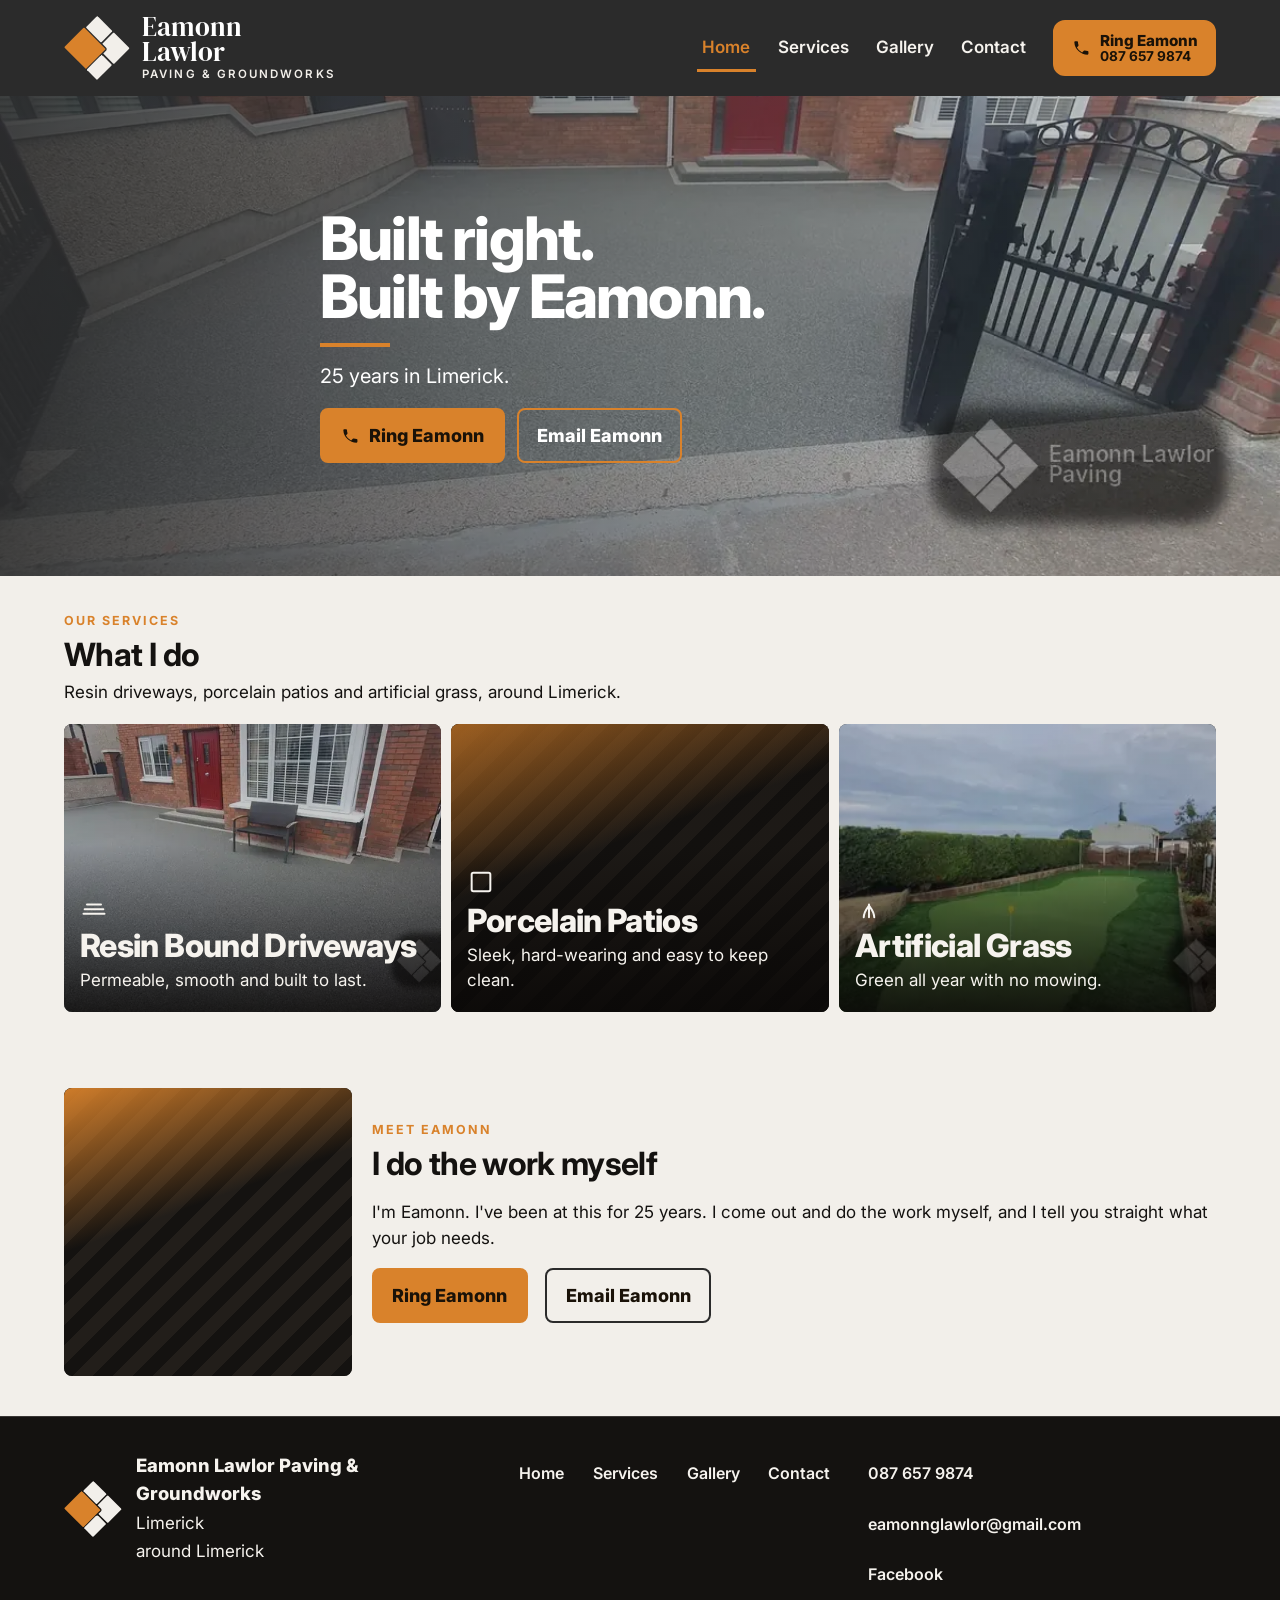
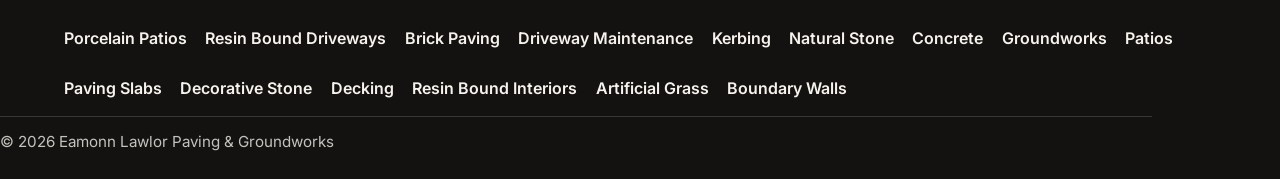
<file: index.html>
<!DOCTYPE html>
<html lang="en-IE">
<head>
  <meta charset="utf-8">
  <meta name="viewport" content="width=device-width, initial-scale=1">
  <!-- PLACEHOLDER: domain https://www.eamonnlawlorpaving.ie is not confirmed purchased. Replace canonical, Open Graph and JSON-LD URLs before launch. -->
  <title>Paving, Resin and Patio Contractors in Limerick | Eamonn Lawlor</title>
  <meta name="description" content="Paving, Resin and Patio Contractors in Limerick. Porcelain patios, resin bound driveways and artificial grass. 25 years of experience. Call 087 657 9874.">
  <meta name="robots" content="index, follow">
  <meta name="theme-color" content="#141210">
  <meta name="format-detection" content="telephone=no">
  <meta name="geo.placename" content="Limerick">
  <meta name="geo.region" content="IE-LK">
  <link rel="canonical" href="https://www.eamonnlawlorpaving.ie/">
  <meta property="og:type" content="website">
  <meta property="og:site_name" content="Eamonn Lawlor Paving &amp; Groundworks">
  <meta property="og:locale" content="en_IE">
  <meta property="og:title" content="Paving, Resin and Patio Contractors in Limerick | Eamonn Lawlor">
  <meta property="og:description" content="Paving, Resin and Patio Contractors in Limerick. Porcelain patios, resin bound driveways and artificial grass. 25 years of experience. Call 087 657 9874.">
  <meta property="og:url" content="https://www.eamonnlawlorpaving.ie/">
  <meta property="og:image" content="https://www.eamonnlawlorpaving.ie/images/og.jpg">
  <meta property="og:image:width" content="1200">
  <meta property="og:image:height" content="630">
  <meta property="og:image:alt" content="Eamonn Lawlor Paving &amp; Groundworks, Limerick">
  <meta name="twitter:card" content="summary_large_image">
  <meta name="twitter:title" content="Paving, Resin and Patio Contractors in Limerick | Eamonn Lawlor">
  <meta name="twitter:description" content="Paving, Resin and Patio Contractors in Limerick. Porcelain patios, resin bound driveways and artificial grass. 25 years of experience. Call 087 657 9874.">
  <meta name="twitter:image" content="https://www.eamonnlawlorpaving.ie/images/og.jpg">
  <link rel="icon" href="favicon-32.png" type="image/png">
  <link rel="icon" href="favicon-32.png" type="image/png" sizes="32x32">
  <link rel="apple-touch-icon" href="apple-touch-icon.png">
  <link rel="preconnect" href="https://fonts.googleapis.com">
  <link rel="preconnect" href="https://fonts.gstatic.com" crossorigin>
  <link href="https://fonts.googleapis.com/css2?family=DM+Serif+Display&family=Inter:wght@400;600;700;800&display=swap" rel="stylesheet">
  <link rel="stylesheet" href="css/styles.css">
<!-- HIDDEN-BATHROOM: restore when bathroom photos arrive
      {
        "@type": "Offer",
        "itemOffered": {
          "@type": "Service",
          "name": "Microcement Bathrooms & Floors",
          "url": "https://www.eamonnlawlorpaving.ie/microcement.html"
        }
      },
-->
  <script type="application/ld+json">
{
  "@context": "https://schema.org",
  "@type": "HomeAndConstructionBusiness",
  "@id": "https://www.eamonnlawlorpaving.ie/#business",
  "name": "Eamonn Lawlor Paving & Groundworks",
  "description": "Paving, Resin and Patio Contractors in Limerick, with 25 years of experience.",
  "url": "https://www.eamonnlawlorpaving.ie/",
  "telephone": "+353876579874",
  "email": "eamonnglawlor@gmail.com",
  "image": "https://www.eamonnlawlorpaving.ie/images/og.jpg",
  "logo": "https://www.eamonnlawlorpaving.ie/brand/logo-dark-bg.png",
  "address": {
    "@type": "PostalAddress",
    "addressLocality": "Limerick",
    "addressRegion": "Co. Limerick",
    "addressCountry": "IE"
  },
  "areaServed": {
    "@type": "AdministrativeArea",
    "name": "Limerick"
  },
  "sameAs": [
    "https://www.facebook.com/eamonnglawlor"
  ],
  "hasOfferCatalog": {
    "@type": "OfferCatalog",
    "name": "Paving and groundworks",
    "itemListElement": [
      {
        "@type": "Offer",
        "itemOffered": {
          "@type": "Service",
          "name": "Porcelain Patios",
          "url": "https://www.eamonnlawlorpaving.ie/porcelain-patios.html"
        }
      },
      {
        "@type": "Offer",
        "itemOffered": {
          "@type": "Service",
          "name": "Resin Bound Driveways",
          "url": "https://www.eamonnlawlorpaving.ie/resin-driveways.html"
        }
      },
      {
        "@type": "Offer",
        "itemOffered": {
          "@type": "Service",
          "name": "Brick Paving"
        }
      },
      {
        "@type": "Offer",
        "itemOffered": {
          "@type": "Service",
          "name": "Driveway Maintenance"
        }
      },
      {
        "@type": "Offer",
        "itemOffered": {
          "@type": "Service",
          "name": "Kerbing"
        }
      },
      {
        "@type": "Offer",
        "itemOffered": {
          "@type": "Service",
          "name": "Natural Stone"
        }
      },
      {
        "@type": "Offer",
        "itemOffered": {
          "@type": "Service",
          "name": "Concrete"
        }
      },
      {
        "@type": "Offer",
        "itemOffered": {
          "@type": "Service",
          "name": "Groundworks"
        }
      },
      {
        "@type": "Offer",
        "itemOffered": {
          "@type": "Service",
          "name": "Patios"
        }
      },
      {
        "@type": "Offer",
        "itemOffered": {
          "@type": "Service",
          "name": "Paving Slabs"
        }
      },
      {
        "@type": "Offer",
        "itemOffered": {
          "@type": "Service",
          "name": "Decorative Stone"
        }
      },
      {
        "@type": "Offer",
        "itemOffered": {
          "@type": "Service",
          "name": "Decking"
        }
      },
      {
        "@type": "Offer",
        "itemOffered": {
          "@type": "Service",
          "name": "Resin Bound Interiors"
        }
      },
      {
        "@type": "Offer",
        "itemOffered": {
          "@type": "Service",
          "name": "Artificial Grass",
          "url": "https://www.eamonnlawlorpaving.ie/artificial-grass.html"
        }
      },
      {
        "@type": "Offer",
        "itemOffered": {
          "@type": "Service",
          "name": "Boundary Walls"
        }
      }
    ]
  }
}
  </script>
</head>
<body>
  <a class="skip" href="#main">Skip to content</a>
  <header class="site-header on-dark">
    <div class="header-bar">
      <a class="brand" href="index.html">
        <img class="logo" src="brand/logo-dark-bg.svg" width="600" height="580" alt="">
        <span class="brand-text">
          <span class="brand-name">Eamonn</span>
          <span class="brand-name">Lawlor</span>
          <span class="brand-trade">Paving &amp; Groundworks</span>
        </span>
      </a>
      <nav class="nav" aria-label="Primary">
        <a href="index.html" aria-current="page">Home</a>
        <a href="services.html">Services</a>
        <a href="gallery.html">Gallery</a>
        <a href="contact.html">Contact</a>
      </nav>
      <a class="btn header-call" href="tel:+353876579874">
        <svg viewBox="0 0 24 24" aria-hidden="true" focusable="false">
          <path fill="currentColor" d="M6.7 10.7a15 15 0 0 0 6.6 6.6l2.1-2.1a1 1 0 0 1 1-.3 12 12 0 0 0 3.5.6 1 1 0 0 1 1 1V19a1 1 0 0 1-1 1A16 16 0 0 1 4 5a1 1 0 0 1 1-1h2.4a1 1 0 0 1 1 1 12 12 0 0 0 .6 3.5 1 1 0 0 1-.3 1l-2 2.2z"/>
        </svg>
        <span class="header-call-text">
          <span class="header-call-label">Ring Eamonn</span>
          <span class="header-call-number">087 657 9874</span>
        </span>
      </a>
    </div>
  </header>
  <main id="main">
    <section class="hero craft-hero on-dark">
      <div class="hero-drive">
        <picture class="hero-photo">
          <source type="image/webp" srcset="assets/img/gallery/resin-01-480.webp 480w, assets/img/gallery/resin-01-800.webp 800w, assets/img/gallery/resin-01-1200.webp 1200w" sizes="100vw">
          <img src="assets/img/gallery/resin-01-800.jpg" alt="A grey resin bound driveway in front of a red-brick house, with black iron gates and a pale gravel strip at the road edge." width="1200" height="569" fetchpriority="high" decoding="async">
        </picture>
        <div class="hero-shade" aria-hidden="true"></div>
      </div>
      <!-- HIDDEN-BATHROOM: restore when bathroom photos arrive
      <div class="hero-bath">
        <div class="tile-pattern" aria-hidden="true"></div>
        <p class="hero-bath-label">Bathroom photo coming soon</p>
      </div>
      -->
      <div class="wrap hero-copy">
        <h1>Built right.<br>Built by Eamonn.</h1>
        <div class="hero-rule"></div>
        <p class="hero-sub">25 years in Limerick.</p>
        <div class="hero-actions">
          <a class="btn hero-call" href="tel:+353876579874">
            <svg viewBox="0 0 24 24" aria-hidden="true" focusable="false">
              <path fill="currentColor" d="M6.7 10.7a15 15 0 0 0 6.6 6.6l2.1-2.1a1 1 0 0 1 1-.3 12 12 0 0 0 3.5.6 1 1 0 0 1 1 1V19a1 1 0 0 1-1 1A16 16 0 0 1 4 5a1 1 0 0 1 1-1h2.4a1 1 0 0 1 1 1 12 12 0 0 0 .6 3.5 1 1 0 0 1-.3 1l-2 2.2z"/>
            </svg>
            <span>Ring Eamonn</span>
          </a>
          <a class="btn btn-line" href="mailto:eamonnglawlor@gmail.com">Email Eamonn</a>
        </div>
      </div>
    </section>
    <section class="panel services-home" aria-labelledby="specialities-heading">
      <div class="wrap">
        <p class="eyebrow">Our services</p>
        <h2 id="specialities-heading">What I do</h2>
        <p class="services-intro">Resin driveways, porcelain patios and artificial grass, around Limerick<!-- PLACEHOLDER: confirm service area with Eamonn -->.</p>
        <div class="service-tiles service-tiles-out">
          <a class="tile home-tile" href="resin-driveways.html">
            <picture>
              <source type="image/webp" srcset="assets/img/gallery/resin-05-480.webp 480w, assets/img/gallery/resin-05-800.webp 800w, assets/img/gallery/resin-05-1200.webp 1200w" sizes="(min-width: 800px) 50vw, 100vw">
              <img src="assets/img/gallery/resin-05-800.jpg" alt="" width="800" height="379" loading="lazy" decoding="async">
            </picture>
            <div class="tile-shade" aria-hidden="true"></div>
            <div class="tile-copy">
              <svg class="tile-icon" viewBox="0 0 24 24" aria-hidden="true" focusable="false"><path d="M3 17h18M4 13h16M6 9h12" fill="none" stroke="currentColor" stroke-width="1.7" stroke-linecap="round"/></svg>
              <p class="tile-title">Resin Bound Driveways</p>
              <p>Permeable, smooth and built to last.</p>
            </div>
          </a>
          <a class="tile home-tile" href="porcelain-patios.html">
            <div class="tile-pattern" aria-hidden="true"></div>
            <div class="tile-shade" aria-hidden="true"></div>
            <div class="tile-copy">
              <svg class="tile-icon" viewBox="0 0 24 24" aria-hidden="true" focusable="false"><rect x="4" y="4" width="16" height="16" rx="1.5" fill="none" stroke="currentColor" stroke-width="1.7"/></svg>
              <p class="tile-title">Porcelain Patios</p>
              <p>Sleek, hard-wearing and easy to keep clean.</p>
            </div>
          </a>
          <a class="tile home-tile" href="artificial-grass.html">
            <picture>
              <source type="image/webp" srcset="assets/img/gallery/grass-01-480.webp 480w, assets/img/gallery/grass-01-800.webp 800w, assets/img/gallery/grass-01-1200.webp 1200w" sizes="(min-width: 860px) 22vw, 100vw">
              <img src="assets/img/gallery/grass-01-800.jpg" alt="" width="800" height="380" loading="lazy" decoding="async">
            </picture>
            <div class="tile-shade" aria-hidden="true"></div>
            <div class="tile-copy">
              <svg class="tile-icon" viewBox="0 0 24 24" aria-hidden="true" focusable="false"><path d="M12 20V9M7.5 20c.2-5 2.4-7.2 4.5-10M16.5 20c-.2-5-2.4-7.2-4.5-10" fill="none" stroke="currentColor" stroke-width="1.7" stroke-linecap="round"/></svg>
              <p class="tile-title">Artificial Grass</p>
              <p>Green all year with no mowing.</p>
            </div>
          </a>
        </div>
        <!-- HIDDEN-BATHROOM: restore when bathroom photos arrive
        <div class="service-group">
          <h3 class="service-group-label">Inside</h3>
          <div class="service-tiles">
          <a class="tile home-tile" href="microcement.html">
            <div class="tile-pattern" aria-hidden="true"></div>
            <div class="tile-shade" aria-hidden="true"></div>
            <div class="tile-copy">
              <p class="tile-title">Microcement Bathrooms &amp; Floors</p>
              <p>Seamless walls and floors, no grout lines.</p>
            </div>
          </a>
          </div>
        </div>
        -->
      </div>
    </section>
    <section class="panel compare-section" hidden aria-labelledby="compare-heading">
      <div class="wrap">
        <p class="eyebrow">See the difference</p>
        <h2 id="compare-heading">Before &amp; After</h2>
        <p>A real before and after pair is not in the photographs yet.</p>
        <!-- Hidden until a real before and after pair exists. No stock photographs. -->
        <div class="compare" data-compare>
          <div class="compare-after">
            <div class="tile-pattern" aria-hidden="true"></div>
          </div>
          <div class="compare-before">
            <div class="tile-pattern compare-pattern-before" aria-hidden="true"></div>
          </div>
          <span class="compare-pill compare-pill-before">Before</span>
          <span class="compare-pill compare-pill-after">After</span>
          <input class="compare-range" type="range" min="0" max="100" value="50" aria-label="Drag to compare before and after">
          <span class="compare-handle" aria-hidden="true"></span>
        </div>
      </div>
    </section>
    <section class="panel meet" aria-labelledby="meet-heading">
      <div class="wrap meet-grid">
        <div class="portrait">
          <div class="tile-pattern" aria-hidden="true"></div>
        </div>
        <div>
          <p class="eyebrow">Meet Eamonn</p>
          <h2 id="meet-heading">I do the work myself</h2>
          <p>I'm Eamonn. I've been at this for 25 years. I come out and do the work myself, and I tell you straight what your job needs.</p>
          <div class="page-actions">
            <a class="btn" href="tel:+353876579874">Ring Eamonn</a>
            <a class="btn btn-line" href="mailto:eamonnglawlor@gmail.com">Email Eamonn</a>
          </div>
        </div>
      </div>
    </section>
</main>
  <footer class="site-footer on-dark">
    <div class="wrap footer-grid">
      <div class="footer-brand">
        <img class="logo" src="brand/logo-dark-bg.svg" width="600" height="580" alt="">
        <div>
          <p class="footer-name">Eamonn Lawlor Paving &amp; Groundworks</p>
          <p>Limerick</p>
          <p>around Limerick<!-- PLACEHOLDER: confirm service area with Eamonn --></p>
        </div>
      </div>
      <nav aria-label="Footer">
        <div class="nav">
          <a href="index.html">Home</a>
          <a href="services.html">Services</a>
          <a href="gallery.html">Gallery</a>
          <a href="contact.html">Contact</a>
        </div>
      </nav>
      <div class="footer-contact">
        <a href="tel:+353876579874">087 657 9874</a>
        <a href="mailto:eamonnglawlor@gmail.com">eamonnglawlor@gmail.com</a>
        <a href="https://www.facebook.com/eamonnglawlor" target="_blank" rel="me noopener noreferrer">Facebook</a>
      </div>
    </div>
    <nav class="footer-services" aria-label="Services">
          <a href="porcelain-patios.html">Porcelain Patios</a>
          <a href="resin-driveways.html">Resin Bound Driveways</a>
          <!-- HIDDEN-BATHROOM: restore when bathroom photos arrive
          <a href="microcement.html">Microcement Bathrooms &amp; Floors</a>
          -->
          <a href="services.html#brick-paving">Brick Paving</a>
          <a href="services.html#driveway-maintenance">Driveway Maintenance</a>
          <a href="services.html#kerbing">Kerbing</a>
          <a href="services.html#natural-stone">Natural Stone</a>
          <a href="services.html#concrete">Concrete</a>
          <a href="services.html#groundworks">Groundworks</a>
          <a href="services.html#patios">Patios</a>
          <a href="services.html#paving-slabs">Paving Slabs</a>
          <a href="services.html#decorative-stone">Decorative Stone</a>
          <a href="services.html#decking">Decking</a>
          <a href="services.html#resin-bound-interiors">Resin Bound Interiors</a>
          <a href="artificial-grass.html">Artificial Grass</a>
          <a href="services.html#boundary-walls">Boundary Walls</a>
    </nav>
    <p class="legal">© 2026 Eamonn Lawlor Paving &amp; Groundworks</p>
  </footer>
  <div class="callbar">
    <a class="btn" href="tel:+353876579874">
      <svg viewBox="0 0 24 24" aria-hidden="true" focusable="false">
        <path fill="currentColor" d="M6.7 10.7a15 15 0 0 0 6.6 6.6l2.1-2.1a1 1 0 0 1 1-.3 12 12 0 0 0 3.5.6 1 1 0 0 1 1 1V19a1 1 0 0 1-1 1A16 16 0 0 1 4 5a1 1 0 0 1 1-1h2.4a1 1 0 0 1 1 1 12 12 0 0 0 .6 3.5 1 1 0 0 1-.3 1l-2 2.2z"/>
      </svg>
      <span>Ring Eamonn</span>
    </a>
  </div>
  <script src="js/compare.js" defer></script>
</body>
</html>
</file>
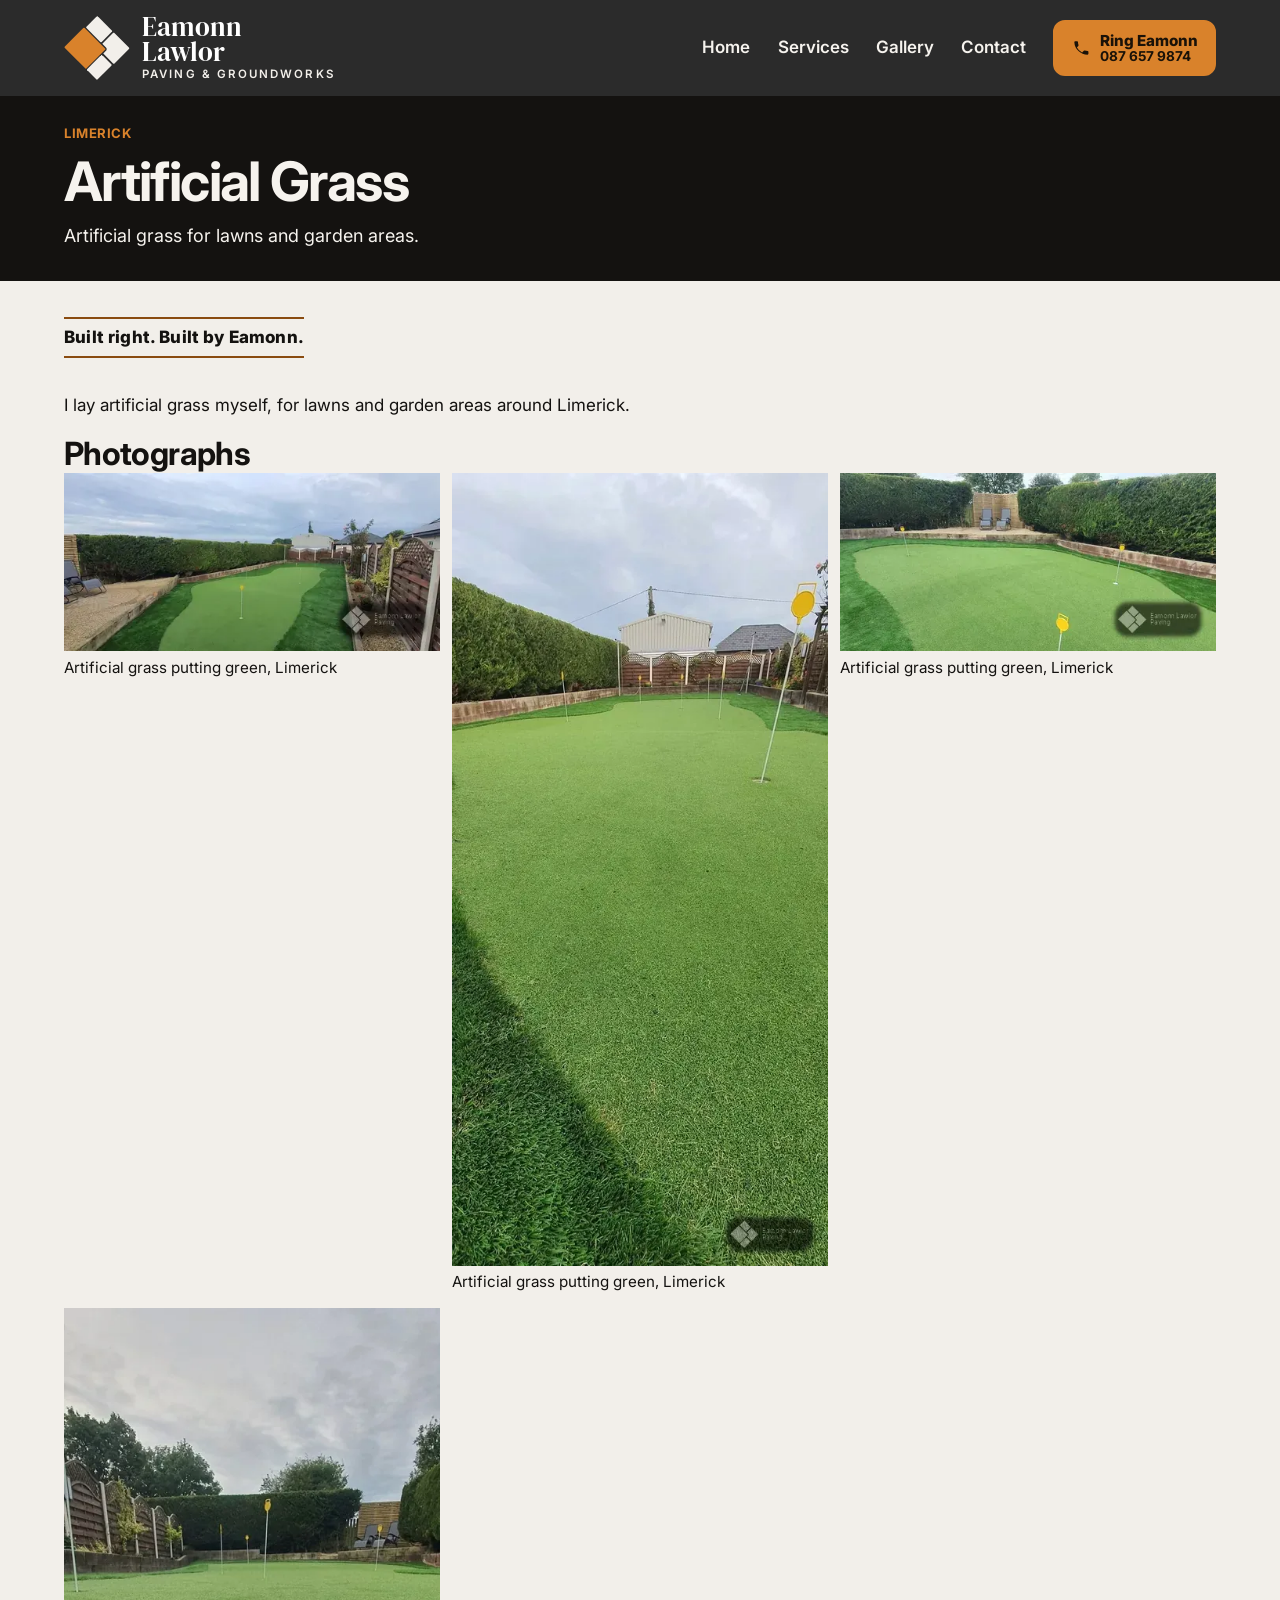
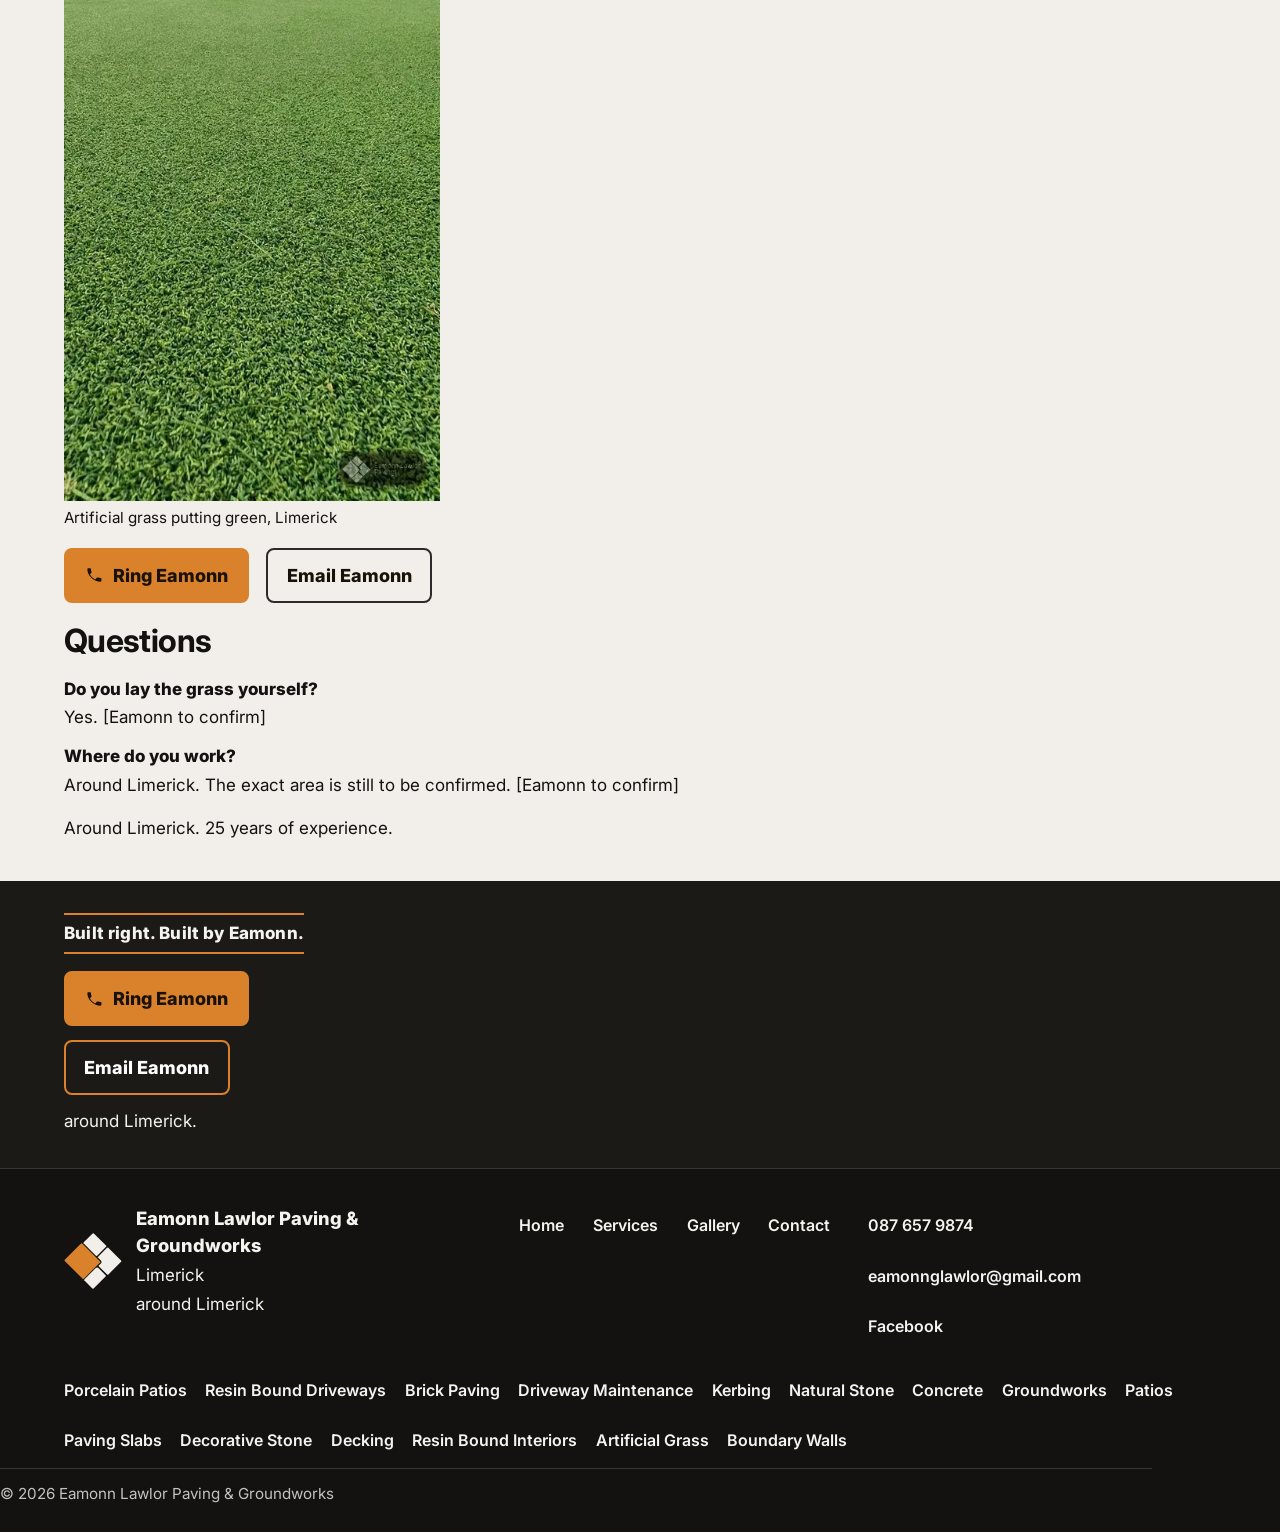
<file: artificial-grass.html>
<!DOCTYPE html>
<html lang="en-IE">
<head>
  <meta charset="utf-8">
  <meta name="viewport" content="width=device-width, initial-scale=1">
  <!-- PLACEHOLDER: domain https://www.eamonnlawlorpaving.ie is not confirmed purchased. Replace canonical, Open Graph and JSON-LD URLs before launch. -->
  <title>Artificial Grass in Limerick | Eamonn Lawlor</title>
  <meta name="description" content="Artificial grass for lawns and garden areas in Limerick, laid by Eamonn Lawlor. 25 years of experience. Call 087 657 9874.">
  <meta name="robots" content="index, follow">
  <meta name="theme-color" content="#141210">
  <meta name="format-detection" content="telephone=no">
  <meta name="geo.placename" content="Limerick">
  <meta name="geo.region" content="IE-LK">
  <link rel="canonical" href="https://www.eamonnlawlorpaving.ie/artificial-grass.html">
  <meta property="og:type" content="website">
  <meta property="og:site_name" content="Eamonn Lawlor Paving &amp; Groundworks">
  <meta property="og:locale" content="en_IE">
  <meta property="og:title" content="Artificial Grass in Limerick | Eamonn Lawlor">
  <meta property="og:description" content="Artificial grass for lawns and garden areas in Limerick, laid by Eamonn Lawlor. 25 years of experience. Call 087 657 9874.">
  <meta property="og:url" content="https://www.eamonnlawlorpaving.ie/artificial-grass.html">
  <meta property="og:image" content="https://www.eamonnlawlorpaving.ie/images/og.jpg">
  <meta property="og:image:width" content="1200">
  <meta property="og:image:height" content="630">
  <meta property="og:image:alt" content="Eamonn Lawlor Paving &amp; Groundworks, Limerick">
  <meta name="twitter:card" content="summary_large_image">
  <meta name="twitter:title" content="Artificial Grass in Limerick | Eamonn Lawlor">
  <meta name="twitter:description" content="Artificial grass for lawns and garden areas in Limerick, laid by Eamonn Lawlor. 25 years of experience. Call 087 657 9874.">
  <meta name="twitter:image" content="https://www.eamonnlawlorpaving.ie/images/og.jpg">
  <link rel="icon" href="favicon-32.png" type="image/png">
  <link rel="icon" href="favicon-32.png" type="image/png" sizes="32x32">
  <link rel="apple-touch-icon" href="apple-touch-icon.png">
  <link rel="preconnect" href="https://fonts.googleapis.com">
  <link rel="preconnect" href="https://fonts.gstatic.com" crossorigin>
  <link href="https://fonts.googleapis.com/css2?family=DM+Serif+Display&family=Inter:wght@400;600;700;800&display=swap" rel="stylesheet">
  <link rel="stylesheet" href="css/styles.css">
  <script type="application/ld+json">
{
  "@context": "https://schema.org",
  "@type": "Service",
  "name": "Artificial Grass",
  "serviceType": "Artificial Grass",
  "url": "https://www.eamonnlawlorpaving.ie/artificial-grass.html",
  "description": "Artificial grass for lawns and garden areas in Limerick, laid by Eamonn Lawlor. 25 years of experience. Call 087 657 9874.",
  "provider": {
    "@type": "HomeAndConstructionBusiness",
    "@id": "https://www.eamonnlawlorpaving.ie/#business",
    "name": "Eamonn Lawlor Paving & Groundworks",
    "telephone": "+353876579874",
    "email": "eamonnglawlor@gmail.com"
  },
  "areaServed": {
    "@type": "AdministrativeArea",
    "name": "Limerick"
  }
}
  </script>
</head>
<body>
  <a class="skip" href="#main">Skip to content</a>
  <header class="site-header on-dark">
    <div class="header-bar">
      <a class="brand" href="index.html">
        <img class="logo" src="brand/logo-dark-bg.svg" width="600" height="580" alt="">
        <span class="brand-text">
          <span class="brand-name">Eamonn</span>
          <span class="brand-name">Lawlor</span>
          <span class="brand-trade">Paving &amp; Groundworks</span>
        </span>
      </a>
      <nav class="nav" aria-label="Primary">
        <a href="index.html">Home</a>
        <a href="services.html">Services</a>
        <a href="gallery.html">Gallery</a>
        <a href="contact.html">Contact</a>
      </nav>
      <a class="btn header-call" href="tel:+353876579874">
        <svg viewBox="0 0 24 24" aria-hidden="true" focusable="false">
          <path fill="currentColor" d="M6.7 10.7a15 15 0 0 0 6.6 6.6l2.1-2.1a1 1 0 0 1 1-.3 12 12 0 0 0 3.5.6 1 1 0 0 1 1 1V19a1 1 0 0 1-1 1A16 16 0 0 1 4 5a1 1 0 0 1 1-1h2.4a1 1 0 0 1 1 1 12 12 0 0 0 .6 3.5 1 1 0 0 1-.3 1l-2 2.2z"/>
        </svg>
        <span class="header-call-text">
          <span class="header-call-label">Ring Eamonn</span>
          <span class="header-call-number">087 657 9874</span>
        </span>
      </a>
    </div>
  </header>
  <main id="main">
    <section class="page-hero on-dark">
      <div class="wrap">
        <p class="kicker">Limerick</p>
        <h1>Artificial Grass</h1>
        <p class="lede">Artificial grass for lawns and garden areas.</p>
      </div>
    </section>
    <section class="panel">
      <div class="wrap">
        <p class="tagline">Built right. Built by Eamonn.</p>
        <p>I lay artificial grass myself, for lawns and garden areas around Limerick<!-- PLACEHOLDER: confirm service area with Eamonn -->.</p>
        <h2>Photographs</h2>
        <ul class="gallery">
          <li>
            <figure>
              <button type="button" class="shot" id="grass-01" data-full="assets/img/gallery/grass-01-800.jpg" data-full-webp="assets/img/gallery/grass-01-1200.webp" data-width="1200" data-height="569" data-caption="Artificial grass putting green, Limerick">
                <picture>
            <source type="image/webp" srcset="assets/img/gallery/grass-01-480.webp 480w, assets/img/gallery/grass-01-800.webp 800w, assets/img/gallery/grass-01-1200.webp 1200w" sizes="(min-width: 900px) 30vw, 50vw">
            <img src="assets/img/gallery/grass-01-800.jpg" alt="An artificial grass putting green in a back garden, with a lighter practice strip, yellow flags, a hedge and a wooden fence." width="800" height="380" loading="lazy" decoding="async">
          </picture>
              </button>
              <figcaption>Artificial grass putting green, Limerick</figcaption>
            </figure>
          </li>
          <li>
            <figure>
              <button type="button" class="shot" id="grass-02" data-full="assets/img/gallery/grass-02-800.jpg" data-full-webp="assets/img/gallery/grass-02-1200.webp" data-width="759" data-height="1600" data-caption="Artificial grass putting green, Limerick">
                <picture>
            <source type="image/webp" srcset="assets/img/gallery/grass-02-480.webp 480w, assets/img/gallery/grass-02-800.webp 800w, assets/img/gallery/grass-02-1200.webp 1200w" sizes="(min-width: 900px) 30vw, 50vw">
            <img src="assets/img/gallery/grass-02-800.jpg" alt="A view down an artificial grass putting green, with yellow flags, a hedge and a shed beyond." width="759" height="1600" loading="lazy" decoding="async">
          </picture>
              </button>
              <figcaption>Artificial grass putting green, Limerick</figcaption>
            </figure>
          </li>
          <li>
            <figure>
              <button type="button" class="shot" id="grass-03" data-full="assets/img/gallery/grass-03-800.jpg" data-full-webp="assets/img/gallery/grass-03-1200.webp" data-width="1200" data-height="569" data-caption="Artificial grass putting green, Limerick">
                <picture>
            <source type="image/webp" srcset="assets/img/gallery/grass-03-480.webp 480w, assets/img/gallery/grass-03-800.webp 800w, assets/img/gallery/grass-03-1200.webp 1200w" sizes="(min-width: 900px) 30vw, 50vw">
            <img src="assets/img/gallery/grass-03-800.jpg" alt="An artificial grass putting green curving past a gravel seating area, with two chairs against a tall hedge." width="800" height="380" loading="lazy" decoding="async">
          </picture>
              </button>
              <figcaption>Artificial grass putting green, Limerick</figcaption>
            </figure>
          </li>
          <li>
            <figure>
              <button type="button" class="shot" id="grass-04" data-full="assets/img/gallery/grass-04-800.jpg" data-full-webp="assets/img/gallery/grass-04-1200.webp" data-width="759" data-height="1600" data-caption="Artificial grass putting green, Limerick">
                <picture>
            <source type="image/webp" srcset="assets/img/gallery/grass-04-480.webp 480w, assets/img/gallery/grass-04-800.webp 800w, assets/img/gallery/grass-04-1200.webp 1200w" sizes="(min-width: 900px) 30vw, 50vw">
            <img src="assets/img/gallery/grass-04-800.jpg" alt="Close artificial grass in the foreground of a putting green, with yellow flags and a hedge behind." width="759" height="1600" loading="lazy" decoding="async">
          </picture>
              </button>
              <figcaption>Artificial grass putting green, Limerick</figcaption>
            </figure>
          </li>
          </ul>
        <div class="page-actions">
          <a class="btn" href="tel:+353876579874">
          <svg viewBox="0 0 24 24" aria-hidden="true" focusable="false">
        <path fill="currentColor" d="M6.7 10.7a15 15 0 0 0 6.6 6.6l2.1-2.1a1 1 0 0 1 1-.3 12 12 0 0 0 3.5.6 1 1 0 0 1 1 1V19a1 1 0 0 1-1 1A16 16 0 0 1 4 5a1 1 0 0 1 1-1h2.4a1 1 0 0 1 1 1 12 12 0 0 0 .6 3.5 1 1 0 0 1-.3 1l-2 2.2z"/>
      </svg>
          <span>Ring Eamonn</span>
        </a>
        <a class="btn btn-line" href="mailto:eamonnglawlor@gmail.com">Email Eamonn</a>
        </div>
        <h2>Questions</h2>
        <dl class="faq">
          <dt>Do you lay the grass yourself?</dt>
          <dd>Yes. [Eamonn to confirm]</dd>
          <dt>Where do you work?</dt>
          <dd>Around Limerick. The exact area is still to be confirmed. [Eamonn to confirm]</dd>
        </dl>
        <p class="note">Around Limerick<!-- PLACEHOLDER: confirm service area with Eamonn -->. 25 years of experience.</p>
      </div>
    </section>
    <section class="strip on-dark" aria-label="Contact">
      <div class="wrap strip-inner">
        <p class="tagline">Built right. Built by Eamonn.</p>
        <a class="btn" href="tel:+353876579874">
          <svg viewBox="0 0 24 24" aria-hidden="true" focusable="false">
        <path fill="currentColor" d="M6.7 10.7a15 15 0 0 0 6.6 6.6l2.1-2.1a1 1 0 0 1 1-.3 12 12 0 0 0 3.5.6 1 1 0 0 1 1 1V19a1 1 0 0 1-1 1A16 16 0 0 1 4 5a1 1 0 0 1 1-1h2.4a1 1 0 0 1 1 1 12 12 0 0 0 .6 3.5 1 1 0 0 1-.3 1l-2 2.2z"/>
      </svg>
          <span>Ring Eamonn</span>
        </a>
        <a class="btn btn-line" href="mailto:eamonnglawlor@gmail.com">Email Eamonn</a>
        <p class="area-line">around Limerick<!-- PLACEHOLDER: confirm service area with Eamonn -->.</p>
      </div>
    </section>
  </main>
  <footer class="site-footer on-dark">
    <div class="wrap footer-grid">
      <div class="footer-brand">
        <img class="logo" src="brand/logo-dark-bg.svg" width="600" height="580" alt="">
        <div>
          <p class="footer-name">Eamonn Lawlor Paving &amp; Groundworks</p>
          <p>Limerick</p>
          <p>around Limerick<!-- PLACEHOLDER: confirm service area with Eamonn --></p>
        </div>
      </div>
      <nav aria-label="Footer">
        <div class="nav">
          <a href="index.html">Home</a>
          <a href="services.html">Services</a>
          <a href="gallery.html">Gallery</a>
          <a href="contact.html">Contact</a>
        </div>
      </nav>
      <div class="footer-contact">
        <a href="tel:+353876579874">087 657 9874</a>
        <a href="mailto:eamonnglawlor@gmail.com">eamonnglawlor@gmail.com</a>
        <a href="https://www.facebook.com/eamonnglawlor" target="_blank" rel="me noopener noreferrer">Facebook</a>
      </div>
    </div>
    <nav class="footer-services" aria-label="Services">
          <a href="porcelain-patios.html">Porcelain Patios</a>
          <a href="resin-driveways.html">Resin Bound Driveways</a>
          <!-- HIDDEN-BATHROOM: restore when bathroom photos arrive
          <a href="microcement.html">Microcement Bathrooms &amp; Floors</a>
          -->
          <a href="services.html#brick-paving">Brick Paving</a>
          <a href="services.html#driveway-maintenance">Driveway Maintenance</a>
          <a href="services.html#kerbing">Kerbing</a>
          <a href="services.html#natural-stone">Natural Stone</a>
          <a href="services.html#concrete">Concrete</a>
          <a href="services.html#groundworks">Groundworks</a>
          <a href="services.html#patios">Patios</a>
          <a href="services.html#paving-slabs">Paving Slabs</a>
          <a href="services.html#decorative-stone">Decorative Stone</a>
          <a href="services.html#decking">Decking</a>
          <a href="services.html#resin-bound-interiors">Resin Bound Interiors</a>
          <a href="artificial-grass.html">Artificial Grass</a>
          <a href="services.html#boundary-walls">Boundary Walls</a>
    </nav>
    <p class="legal">© 2026 Eamonn Lawlor Paving &amp; Groundworks</p>
  </footer>
  <div class="callbar">
    <a class="btn" href="tel:+353876579874">
      <svg viewBox="0 0 24 24" aria-hidden="true" focusable="false">
        <path fill="currentColor" d="M6.7 10.7a15 15 0 0 0 6.6 6.6l2.1-2.1a1 1 0 0 1 1-.3 12 12 0 0 0 3.5.6 1 1 0 0 1 1 1V19a1 1 0 0 1-1 1A16 16 0 0 1 4 5a1 1 0 0 1 1-1h2.4a1 1 0 0 1 1 1 12 12 0 0 0 .6 3.5 1 1 0 0 1-.3 1l-2 2.2z"/>
      </svg>
      <span>Ring Eamonn</span>
    </a>
  </div>
  <div id="lightbox" class="lightbox on-dark" hidden role="dialog" aria-modal="true" aria-label="Photograph">
    <button type="button" class="lightbox-close">Close</button>
    <button type="button" class="lightbox-prev">Previous</button>
    <figure>
      <img alt="" width="1200" height="800" src="[data-uri]">
      <figcaption class="lightbox-caption" id="lightbox-caption" aria-live="polite"></figcaption>
    </figure>
    <button type="button" class="lightbox-next">Next</button>
  </div>
  <script src="js/lightbox.js" defer></script>

</body>
</html>
</file>
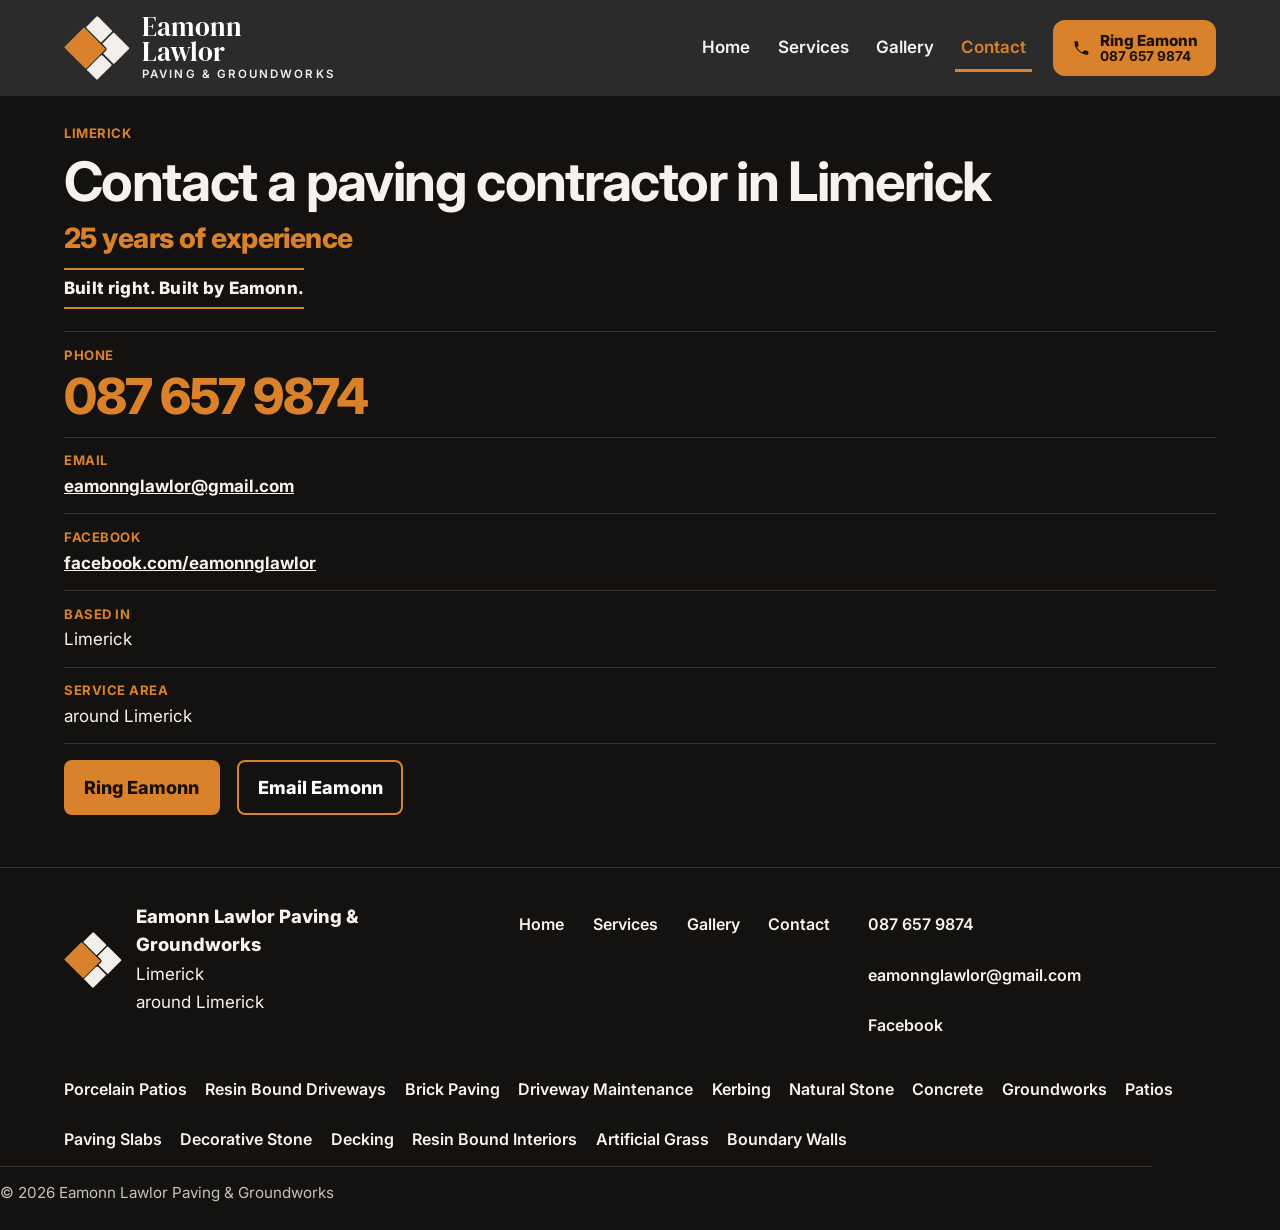
<file: contact.html>
<!DOCTYPE html>
<html lang="en-IE">
<head>
  <meta charset="utf-8">
  <meta name="viewport" content="width=device-width, initial-scale=1">
  <!-- PLACEHOLDER: domain https://www.eamonnlawlorpaving.ie is not confirmed purchased. Replace canonical, Open Graph and JSON-LD URLs before launch. -->
  <title>Porcelain Patios and Resin Driveways in Limerick | Contact</title>
  <meta name="description" content="Porcelain patios, resin bound driveways and artificial grass in Limerick. Call 087 657 9874 or email eamonnglawlor@gmail.com.">
  <meta name="robots" content="index, follow">
  <meta name="theme-color" content="#141210">
  <meta name="format-detection" content="telephone=no">
  <meta name="geo.placename" content="Limerick">
  <meta name="geo.region" content="IE-LK">
  <link rel="canonical" href="https://www.eamonnlawlorpaving.ie/contact.html">
  <meta property="og:type" content="website">
  <meta property="og:site_name" content="Eamonn Lawlor Paving &amp; Groundworks">
  <meta property="og:locale" content="en_IE">
  <meta property="og:title" content="Porcelain Patios and Resin Driveways in Limerick | Contact">
  <meta property="og:description" content="Porcelain patios, resin bound driveways and artificial grass in Limerick. Call 087 657 9874 or email eamonnglawlor@gmail.com.">
  <meta property="og:url" content="https://www.eamonnlawlorpaving.ie/contact.html">
  <meta property="og:image" content="https://www.eamonnlawlorpaving.ie/images/og.jpg">
  <meta property="og:image:width" content="1200">
  <meta property="og:image:height" content="630">
  <meta property="og:image:alt" content="Eamonn Lawlor Paving &amp; Groundworks, Limerick">
  <meta name="twitter:card" content="summary_large_image">
  <meta name="twitter:title" content="Porcelain Patios and Resin Driveways in Limerick | Contact">
  <meta name="twitter:description" content="Porcelain patios, resin bound driveways and artificial grass in Limerick. Call 087 657 9874 or email eamonnglawlor@gmail.com.">
  <meta name="twitter:image" content="https://www.eamonnlawlorpaving.ie/images/og.jpg">
  <link rel="icon" href="favicon-32.png" type="image/png">
  <link rel="icon" href="favicon-32.png" type="image/png" sizes="32x32">
  <link rel="apple-touch-icon" href="apple-touch-icon.png">
  <link rel="preconnect" href="https://fonts.googleapis.com">
  <link rel="preconnect" href="https://fonts.gstatic.com" crossorigin>
  <link href="https://fonts.googleapis.com/css2?family=DM+Serif+Display&family=Inter:wght@400;600;700;800&display=swap" rel="stylesheet">
  <link rel="stylesheet" href="css/styles.css">
<!-- HIDDEN-BATHROOM: restore when bathroom photos arrive
      {
        "@type": "Offer",
        "itemOffered": {
          "@type": "Service",
          "name": "Microcement Bathrooms & Floors",
          "url": "https://www.eamonnlawlorpaving.ie/microcement.html"
        }
      },
-->
  <script type="application/ld+json">
{
  "@context": "https://schema.org",
  "@type": "HomeAndConstructionBusiness",
  "@id": "https://www.eamonnlawlorpaving.ie/#business",
  "name": "Eamonn Lawlor Paving & Groundworks",
  "description": "Paving, Resin and Patio Contractors in Limerick, with 25 years of experience.",
  "url": "https://www.eamonnlawlorpaving.ie/",
  "telephone": "+353876579874",
  "email": "eamonnglawlor@gmail.com",
  "image": "https://www.eamonnlawlorpaving.ie/images/og.jpg",
  "logo": "https://www.eamonnlawlorpaving.ie/brand/logo-dark-bg.png",
  "address": {
    "@type": "PostalAddress",
    "addressLocality": "Limerick",
    "addressRegion": "Co. Limerick",
    "addressCountry": "IE"
  },
  "areaServed": {
    "@type": "AdministrativeArea",
    "name": "Limerick"
  },
  "sameAs": [
    "https://www.facebook.com/eamonnglawlor"
  ],
  "hasOfferCatalog": {
    "@type": "OfferCatalog",
    "name": "Paving and groundworks",
    "itemListElement": [
      {
        "@type": "Offer",
        "itemOffered": {
          "@type": "Service",
          "name": "Porcelain Patios",
          "url": "https://www.eamonnlawlorpaving.ie/porcelain-patios.html"
        }
      },
      {
        "@type": "Offer",
        "itemOffered": {
          "@type": "Service",
          "name": "Resin Bound Driveways",
          "url": "https://www.eamonnlawlorpaving.ie/resin-driveways.html"
        }
      },
      {
        "@type": "Offer",
        "itemOffered": {
          "@type": "Service",
          "name": "Brick Paving"
        }
      },
      {
        "@type": "Offer",
        "itemOffered": {
          "@type": "Service",
          "name": "Driveway Maintenance"
        }
      },
      {
        "@type": "Offer",
        "itemOffered": {
          "@type": "Service",
          "name": "Kerbing"
        }
      },
      {
        "@type": "Offer",
        "itemOffered": {
          "@type": "Service",
          "name": "Natural Stone"
        }
      },
      {
        "@type": "Offer",
        "itemOffered": {
          "@type": "Service",
          "name": "Concrete"
        }
      },
      {
        "@type": "Offer",
        "itemOffered": {
          "@type": "Service",
          "name": "Groundworks"
        }
      },
      {
        "@type": "Offer",
        "itemOffered": {
          "@type": "Service",
          "name": "Patios"
        }
      },
      {
        "@type": "Offer",
        "itemOffered": {
          "@type": "Service",
          "name": "Paving Slabs"
        }
      },
      {
        "@type": "Offer",
        "itemOffered": {
          "@type": "Service",
          "name": "Decorative Stone"
        }
      },
      {
        "@type": "Offer",
        "itemOffered": {
          "@type": "Service",
          "name": "Decking"
        }
      },
      {
        "@type": "Offer",
        "itemOffered": {
          "@type": "Service",
          "name": "Resin Bound Interiors"
        }
      },
      {
        "@type": "Offer",
        "itemOffered": {
          "@type": "Service",
          "name": "Artificial Grass",
          "url": "https://www.eamonnlawlorpaving.ie/artificial-grass.html"
        }
      },
      {
        "@type": "Offer",
        "itemOffered": {
          "@type": "Service",
          "name": "Boundary Walls"
        }
      }
    ]
  }
}
  </script>
</head>
<body>
  <a class="skip" href="#main">Skip to content</a>
  <header class="site-header on-dark">
    <div class="header-bar">
      <a class="brand" href="index.html">
        <img class="logo" src="brand/logo-dark-bg.svg" width="600" height="580" alt="">
        <span class="brand-text">
          <span class="brand-name">Eamonn</span>
          <span class="brand-name">Lawlor</span>
          <span class="brand-trade">Paving &amp; Groundworks</span>
        </span>
      </a>
      <nav class="nav" aria-label="Primary">
        <a href="index.html">Home</a>
        <a href="services.html">Services</a>
        <a href="gallery.html">Gallery</a>
        <a href="contact.html" aria-current="page">Contact</a>
      </nav>
      <a class="btn header-call" href="tel:+353876579874">
        <svg viewBox="0 0 24 24" aria-hidden="true" focusable="false">
          <path fill="currentColor" d="M6.7 10.7a15 15 0 0 0 6.6 6.6l2.1-2.1a1 1 0 0 1 1-.3 12 12 0 0 0 3.5.6 1 1 0 0 1 1 1V19a1 1 0 0 1-1 1A16 16 0 0 1 4 5a1 1 0 0 1 1-1h2.4a1 1 0 0 1 1 1 12 12 0 0 0 .6 3.5 1 1 0 0 1-.3 1l-2 2.2z"/>
        </svg>
        <span class="header-call-text">
          <span class="header-call-label">Ring Eamonn</span>
          <span class="header-call-number">087 657 9874</span>
        </span>
      </a>
    </div>
  </header>
  <main id="main">
    <section class="page-hero on-dark">
      <div class="wrap">
        <p class="kicker">Limerick</p>
        <h1>Contact a paving contractor in Limerick</h1>
        <p class="experience">25 years of experience</p>
        <p class="tagline">Built right. Built by Eamonn.</p>
        <address>
          <dl class="facts">
            <div>
              <dt>Phone</dt>
              <dd><a class="phone-link" href="tel:+353876579874">087 657 9874</a></dd>
            </div>
            <div>
              <dt>Email</dt>
              <dd><a href="mailto:eamonnglawlor@gmail.com">eamonnglawlor@gmail.com</a></dd>
            </div>
            <div>
              <dt>Facebook</dt>
              <dd><a href="https://www.facebook.com/eamonnglawlor" target="_blank" rel="me noopener noreferrer">facebook.com/eamonnglawlor</a></dd>
            </div>
            <div>
              <dt>Based in</dt>
              <dd>Limerick</dd>
            </div>
            <div>
              <dt>Service area</dt>
              <dd>around Limerick<!-- PLACEHOLDER: confirm service area with Eamonn --></dd>
            </div>
          </dl>
        </address>
        <div class="page-actions">
          <a class="btn" href="tel:+353876579874">Ring Eamonn</a>
          <a class="btn btn-line" href="mailto:eamonnglawlor@gmail.com">Email Eamonn</a>
        </div>
      </div>
    </section>
  </main>
  <footer class="site-footer on-dark">
    <div class="wrap footer-grid">
      <div class="footer-brand">
        <img class="logo" src="brand/logo-dark-bg.svg" width="600" height="580" alt="">
        <div>
          <p class="footer-name">Eamonn Lawlor Paving &amp; Groundworks</p>
          <p>Limerick</p>
          <p>around Limerick<!-- PLACEHOLDER: confirm service area with Eamonn --></p>
        </div>
      </div>
      <nav aria-label="Footer">
        <div class="nav">
          <a href="index.html">Home</a>
          <a href="services.html">Services</a>
          <a href="gallery.html">Gallery</a>
          <a href="contact.html">Contact</a>
        </div>
      </nav>
      <div class="footer-contact">
        <a href="tel:+353876579874">087 657 9874</a>
        <a href="mailto:eamonnglawlor@gmail.com">eamonnglawlor@gmail.com</a>
        <a href="https://www.facebook.com/eamonnglawlor" target="_blank" rel="me noopener noreferrer">Facebook</a>
      </div>
    </div>
    <nav class="footer-services" aria-label="Services">
          <a href="porcelain-patios.html">Porcelain Patios</a>
          <a href="resin-driveways.html">Resin Bound Driveways</a>
          <!-- HIDDEN-BATHROOM: restore when bathroom photos arrive
          <a href="microcement.html">Microcement Bathrooms &amp; Floors</a>
          -->
          <a href="services.html#brick-paving">Brick Paving</a>
          <a href="services.html#driveway-maintenance">Driveway Maintenance</a>
          <a href="services.html#kerbing">Kerbing</a>
          <a href="services.html#natural-stone">Natural Stone</a>
          <a href="services.html#concrete">Concrete</a>
          <a href="services.html#groundworks">Groundworks</a>
          <a href="services.html#patios">Patios</a>
          <a href="services.html#paving-slabs">Paving Slabs</a>
          <a href="services.html#decorative-stone">Decorative Stone</a>
          <a href="services.html#decking">Decking</a>
          <a href="services.html#resin-bound-interiors">Resin Bound Interiors</a>
          <a href="artificial-grass.html">Artificial Grass</a>
          <a href="services.html#boundary-walls">Boundary Walls</a>
    </nav>
    <p class="legal">© 2026 Eamonn Lawlor Paving &amp; Groundworks</p>
  </footer>
  <div class="callbar">
    <a class="btn" href="tel:+353876579874">
      <svg viewBox="0 0 24 24" aria-hidden="true" focusable="false">
        <path fill="currentColor" d="M6.7 10.7a15 15 0 0 0 6.6 6.6l2.1-2.1a1 1 0 0 1 1-.3 12 12 0 0 0 3.5.6 1 1 0 0 1 1 1V19a1 1 0 0 1-1 1A16 16 0 0 1 4 5a1 1 0 0 1 1-1h2.4a1 1 0 0 1 1 1 12 12 0 0 0 .6 3.5 1 1 0 0 1-.3 1l-2 2.2z"/>
      </svg>
      <span>Ring Eamonn</span>
    </a>
  </div>
</body>
</html>
</file>
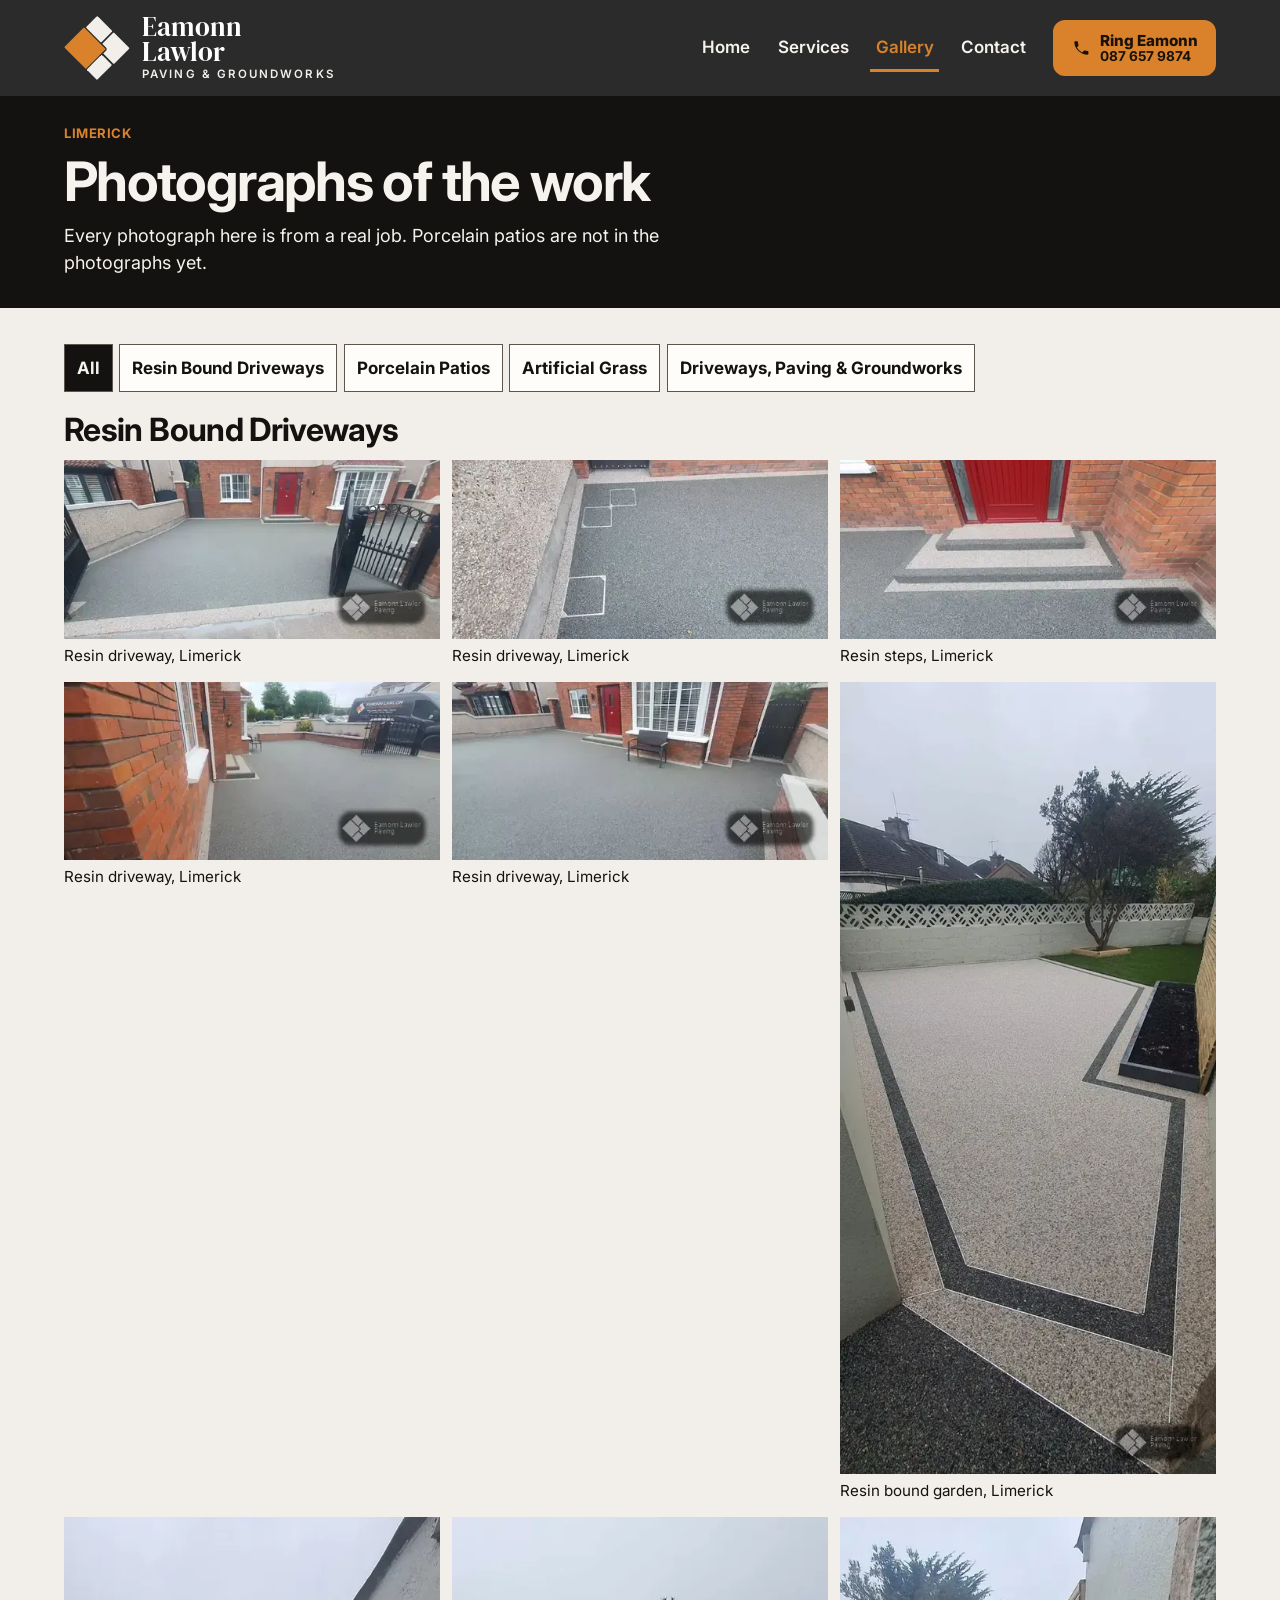
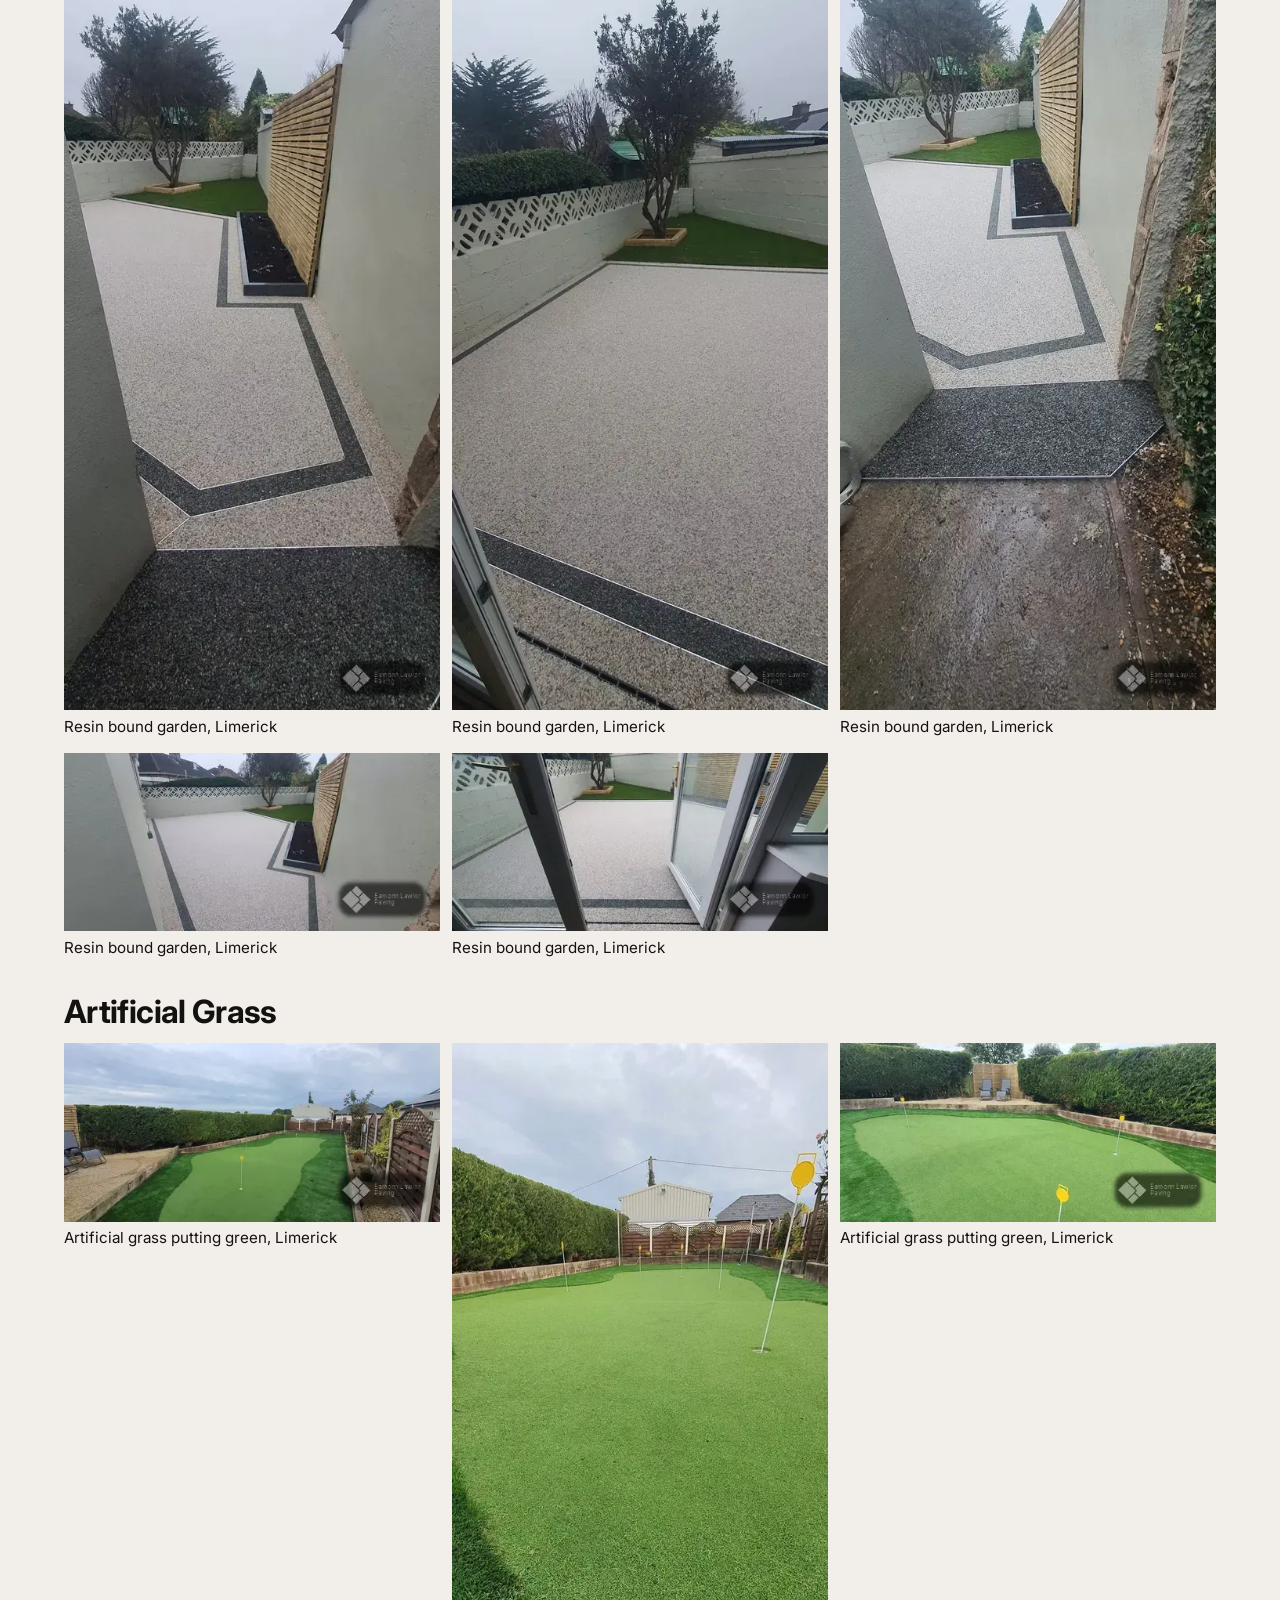
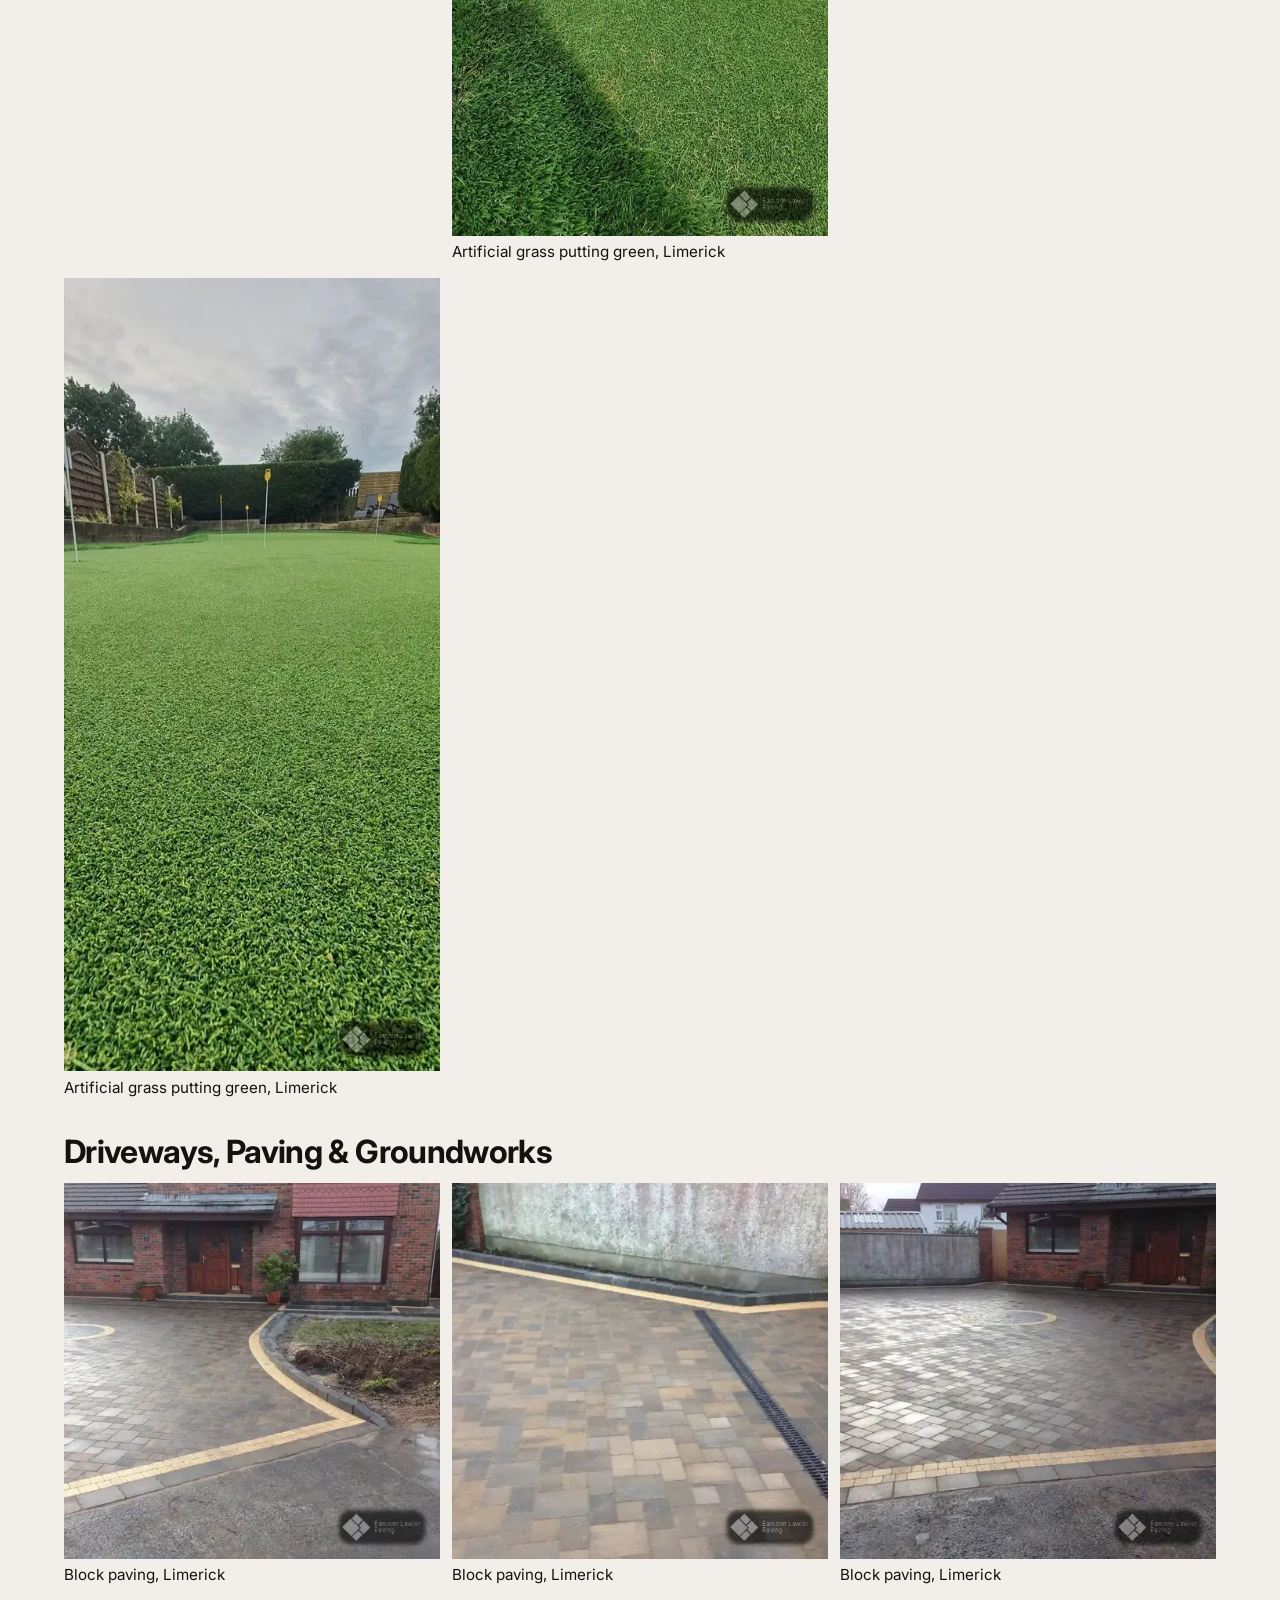
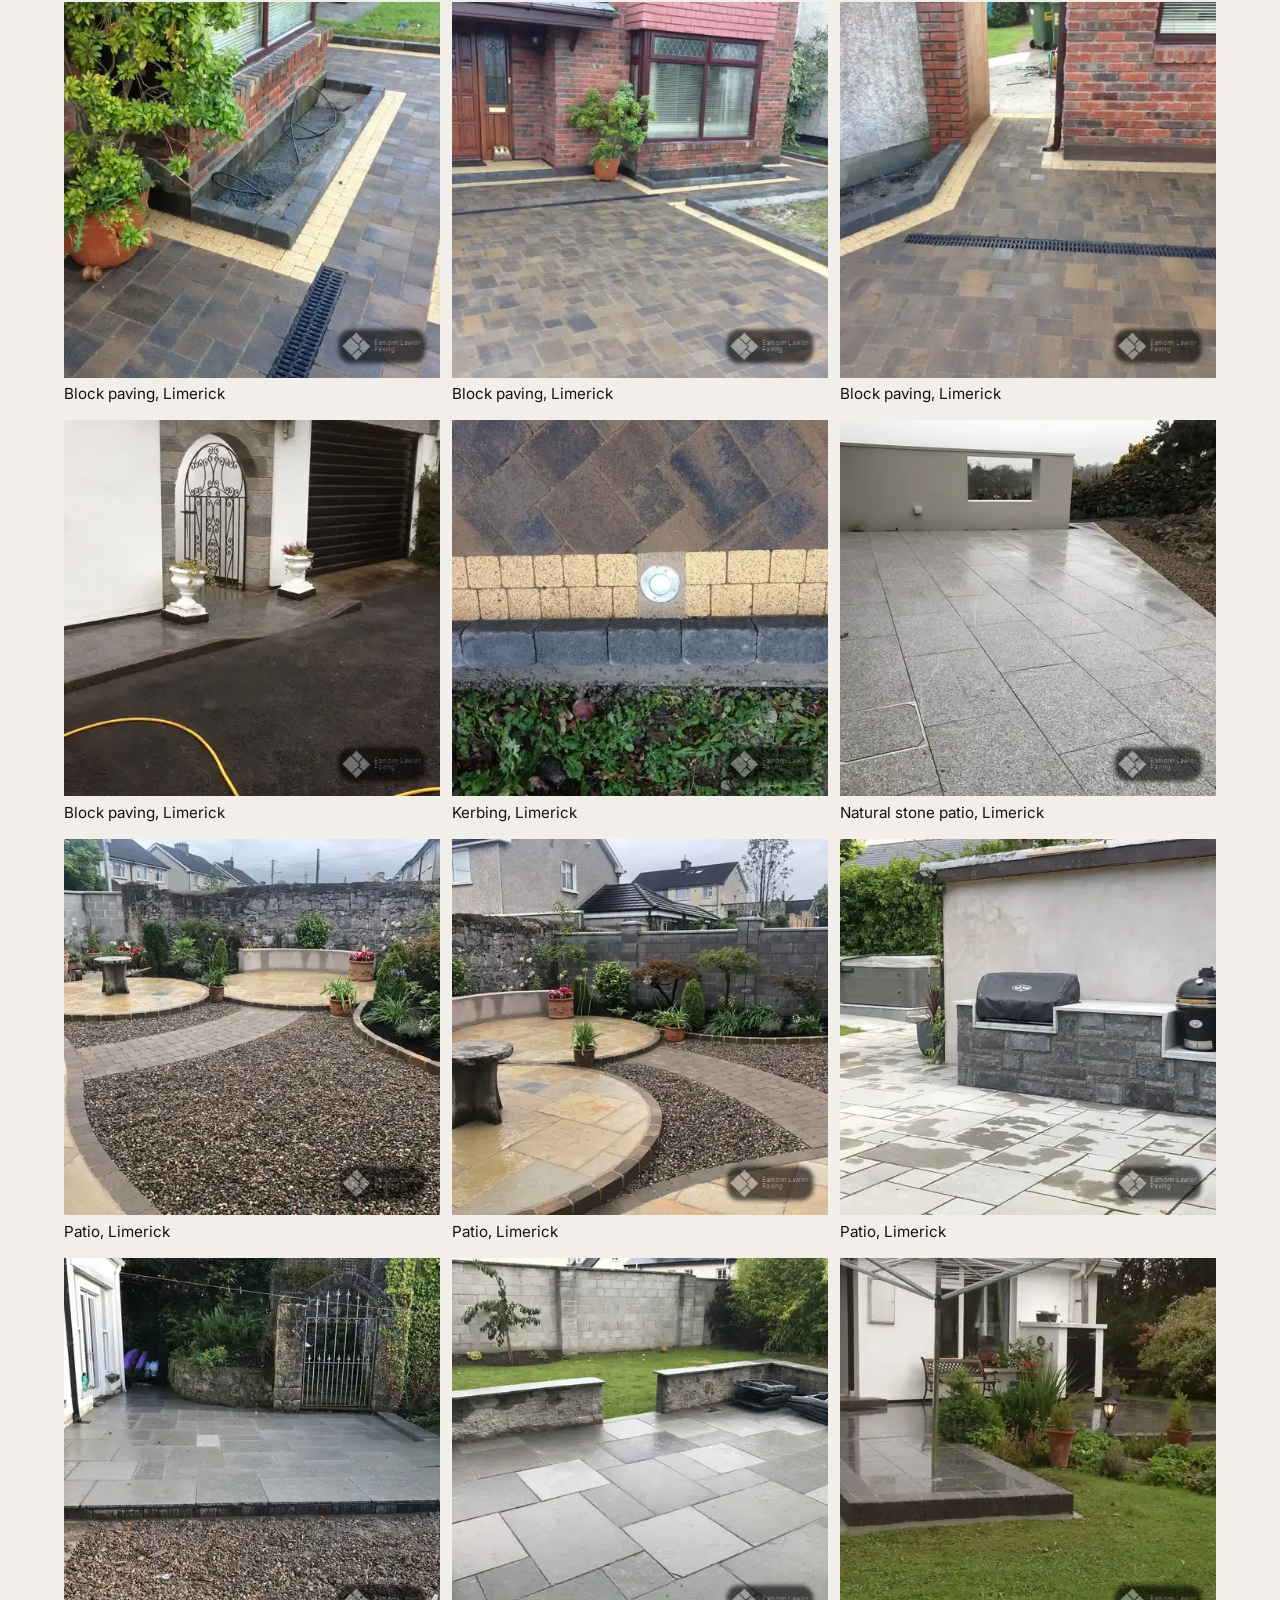
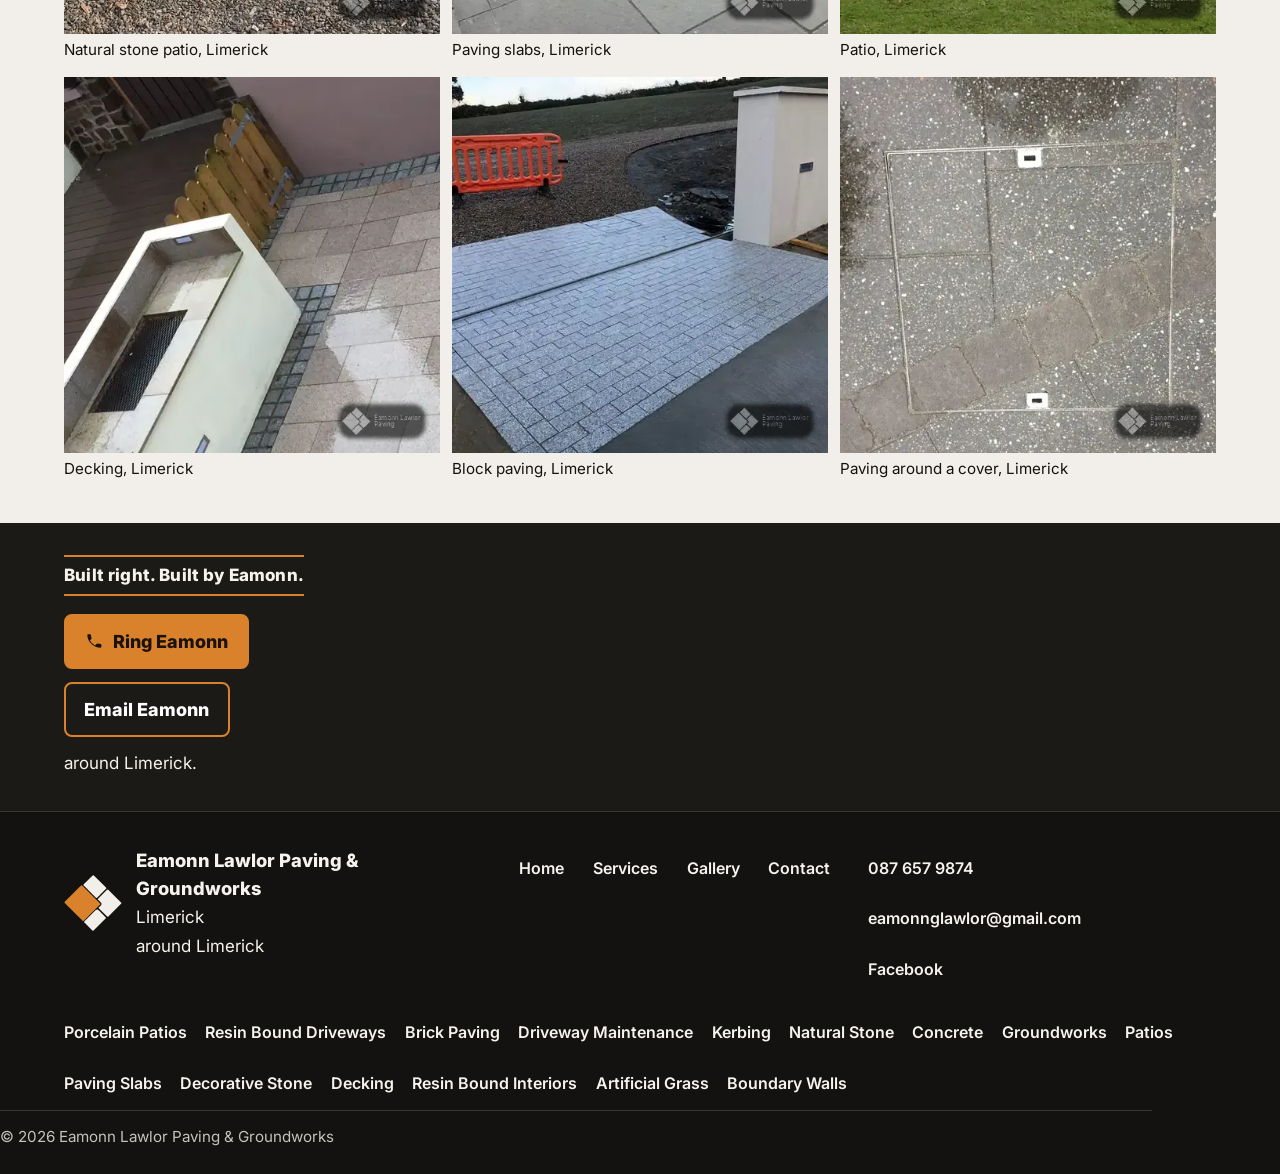
<file: gallery.html>
<!DOCTYPE html>
<html lang="en-IE">
<head>
  <meta charset="utf-8">
  <meta name="viewport" content="width=device-width, initial-scale=1">
  <!-- PLACEHOLDER: domain https://www.eamonnlawlorpaving.ie is not confirmed purchased. Replace canonical, Open Graph and JSON-LD URLs before launch. -->
  <title>Resin Bound Driveways and Paving in Limerick | Eamonn Lawlor</title>
  <meta name="description" content="Photographs of resin bound driveways, block paving and patios by Eamonn Lawlor Paving &amp; Groundworks in Limerick.">
  <meta name="robots" content="index, follow">
  <meta name="theme-color" content="#141210">
  <meta name="format-detection" content="telephone=no">
  <meta name="geo.placename" content="Limerick">
  <meta name="geo.region" content="IE-LK">
  <link rel="canonical" href="https://www.eamonnlawlorpaving.ie/gallery.html">
  <meta property="og:type" content="website">
  <meta property="og:site_name" content="Eamonn Lawlor Paving &amp; Groundworks">
  <meta property="og:locale" content="en_IE">
  <meta property="og:title" content="Resin Bound Driveways and Paving in Limerick | Eamonn Lawlor">
  <meta property="og:description" content="Photographs of resin bound driveways, block paving and patios by Eamonn Lawlor Paving &amp; Groundworks in Limerick.">
  <meta property="og:url" content="https://www.eamonnlawlorpaving.ie/gallery.html">
  <meta property="og:image" content="https://www.eamonnlawlorpaving.ie/images/og.jpg">
  <meta property="og:image:width" content="1200">
  <meta property="og:image:height" content="630">
  <meta property="og:image:alt" content="Eamonn Lawlor Paving &amp; Groundworks, Limerick">
  <meta name="twitter:card" content="summary_large_image">
  <meta name="twitter:title" content="Resin Bound Driveways and Paving in Limerick | Eamonn Lawlor">
  <meta name="twitter:description" content="Photographs of resin bound driveways, block paving and patios by Eamonn Lawlor Paving &amp; Groundworks in Limerick.">
  <meta name="twitter:image" content="https://www.eamonnlawlorpaving.ie/images/og.jpg">
  <link rel="icon" href="favicon-32.png" type="image/png">
  <link rel="icon" href="favicon-32.png" type="image/png" sizes="32x32">
  <link rel="apple-touch-icon" href="apple-touch-icon.png">
  <link rel="preconnect" href="https://fonts.googleapis.com">
  <link rel="preconnect" href="https://fonts.gstatic.com" crossorigin>
  <link href="https://fonts.googleapis.com/css2?family=DM+Serif+Display&family=Inter:wght@400;600;700;800&display=swap" rel="stylesheet">
  <link rel="stylesheet" href="css/styles.css">
<!-- HIDDEN-BATHROOM: restore when bathroom photos arrive
      {
        "@type": "Offer",
        "itemOffered": {
          "@type": "Service",
          "name": "Microcement Bathrooms & Floors",
          "url": "https://www.eamonnlawlorpaving.ie/microcement.html"
        }
      },
-->
  <script type="application/ld+json">
{
  "@context": "https://schema.org",
  "@type": "HomeAndConstructionBusiness",
  "@id": "https://www.eamonnlawlorpaving.ie/#business",
  "name": "Eamonn Lawlor Paving & Groundworks",
  "description": "Paving, Resin and Patio Contractors in Limerick, with 25 years of experience.",
  "url": "https://www.eamonnlawlorpaving.ie/",
  "telephone": "+353876579874",
  "email": "eamonnglawlor@gmail.com",
  "image": "https://www.eamonnlawlorpaving.ie/images/og.jpg",
  "logo": "https://www.eamonnlawlorpaving.ie/brand/logo-dark-bg.png",
  "address": {
    "@type": "PostalAddress",
    "addressLocality": "Limerick",
    "addressRegion": "Co. Limerick",
    "addressCountry": "IE"
  },
  "areaServed": {
    "@type": "AdministrativeArea",
    "name": "Limerick"
  },
  "sameAs": [
    "https://www.facebook.com/eamonnglawlor"
  ],
  "hasOfferCatalog": {
    "@type": "OfferCatalog",
    "name": "Paving and groundworks",
    "itemListElement": [
      {
        "@type": "Offer",
        "itemOffered": {
          "@type": "Service",
          "name": "Porcelain Patios",
          "url": "https://www.eamonnlawlorpaving.ie/porcelain-patios.html"
        }
      },
      {
        "@type": "Offer",
        "itemOffered": {
          "@type": "Service",
          "name": "Resin Bound Driveways",
          "url": "https://www.eamonnlawlorpaving.ie/resin-driveways.html"
        }
      },
      {
        "@type": "Offer",
        "itemOffered": {
          "@type": "Service",
          "name": "Brick Paving"
        }
      },
      {
        "@type": "Offer",
        "itemOffered": {
          "@type": "Service",
          "name": "Driveway Maintenance"
        }
      },
      {
        "@type": "Offer",
        "itemOffered": {
          "@type": "Service",
          "name": "Kerbing"
        }
      },
      {
        "@type": "Offer",
        "itemOffered": {
          "@type": "Service",
          "name": "Natural Stone"
        }
      },
      {
        "@type": "Offer",
        "itemOffered": {
          "@type": "Service",
          "name": "Concrete"
        }
      },
      {
        "@type": "Offer",
        "itemOffered": {
          "@type": "Service",
          "name": "Groundworks"
        }
      },
      {
        "@type": "Offer",
        "itemOffered": {
          "@type": "Service",
          "name": "Patios"
        }
      },
      {
        "@type": "Offer",
        "itemOffered": {
          "@type": "Service",
          "name": "Paving Slabs"
        }
      },
      {
        "@type": "Offer",
        "itemOffered": {
          "@type": "Service",
          "name": "Decorative Stone"
        }
      },
      {
        "@type": "Offer",
        "itemOffered": {
          "@type": "Service",
          "name": "Decking"
        }
      },
      {
        "@type": "Offer",
        "itemOffered": {
          "@type": "Service",
          "name": "Resin Bound Interiors"
        }
      },
      {
        "@type": "Offer",
        "itemOffered": {
          "@type": "Service",
          "name": "Artificial Grass",
          "url": "https://www.eamonnlawlorpaving.ie/artificial-grass.html"
        }
      },
      {
        "@type": "Offer",
        "itemOffered": {
          "@type": "Service",
          "name": "Boundary Walls"
        }
      }
    ]
  }
}
  </script>
</head>
<body>
  <a class="skip" href="#main">Skip to content</a>
  <header class="site-header on-dark">
    <div class="header-bar">
      <a class="brand" href="index.html">
        <img class="logo" src="brand/logo-dark-bg.svg" width="600" height="580" alt="">
        <span class="brand-text">
          <span class="brand-name">Eamonn</span>
          <span class="brand-name">Lawlor</span>
          <span class="brand-trade">Paving &amp; Groundworks</span>
        </span>
      </a>
      <nav class="nav" aria-label="Primary">
        <a href="index.html">Home</a>
        <a href="services.html">Services</a>
        <a href="gallery.html" aria-current="page">Gallery</a>
        <a href="contact.html">Contact</a>
      </nav>
      <a class="btn header-call" href="tel:+353876579874">
        <svg viewBox="0 0 24 24" aria-hidden="true" focusable="false">
          <path fill="currentColor" d="M6.7 10.7a15 15 0 0 0 6.6 6.6l2.1-2.1a1 1 0 0 1 1-.3 12 12 0 0 0 3.5.6 1 1 0 0 1 1 1V19a1 1 0 0 1-1 1A16 16 0 0 1 4 5a1 1 0 0 1 1-1h2.4a1 1 0 0 1 1 1 12 12 0 0 0 .6 3.5 1 1 0 0 1-.3 1l-2 2.2z"/>
        </svg>
        <span class="header-call-text">
          <span class="header-call-label">Ring Eamonn</span>
          <span class="header-call-number">087 657 9874</span>
        </span>
      </a>
    </div>
  </header>
  <main id="main">
    <section class="page-hero on-dark">
      <div class="wrap">
        <p class="kicker">Limerick</p>
        <h1>Photographs of the work</h1>
        <p class="lede">Every photograph here is from a real job. Porcelain patios are not in the photographs yet.</p>
      </div>
    </section>
    <section class="panel" aria-label="Photographs">
      <div class="wrap">
        <div class="gallery-filters">
          <input type="radio" name="gallery-filter" id="gf-all" checked>
          <input type="radio" name="gallery-filter" id="gf-resin">
          <input type="radio" name="gallery-filter" id="gf-porcelain">
          <!-- HIDDEN-BATHROOM: restore when bathroom photos arrive
          <input type="radio" name="gallery-filter" id="gf-micro">
          -->
          <input type="radio" name="gallery-filter" id="gf-grass">
          <input type="radio" name="gallery-filter" id="gf-other">
          <div class="filter-bar">
            <label for="gf-all">All</label>
            <label for="gf-resin">Resin Bound Driveways</label>
            <label for="gf-porcelain">Porcelain Patios</label>
            <!-- HIDDEN-BATHROOM: restore when bathroom photos arrive
            <label for="gf-micro">Microcement Bathrooms &amp; Floors</label>
            -->
            <label for="gf-grass">Artificial Grass</label>
            <label for="gf-other">Driveways, Paving &amp; Groundworks</label>
          </div>
          <div class="photo-group group-resin">
            <h2>Resin Bound Driveways</h2>
<ul class="gallery">
          <li>
            <figure>
              <button type="button" class="shot" id="resin-01" data-full="assets/img/gallery/resin-01-800.jpg" data-full-webp="assets/img/gallery/resin-01-1200.webp" data-width="1200" data-height="569" data-caption="Resin driveway, Limerick">
                <picture>
            <source type="image/webp" srcset="assets/img/gallery/resin-01-480.webp 480w, assets/img/gallery/resin-01-800.webp 800w, assets/img/gallery/resin-01-1200.webp 1200w" sizes="(min-width: 900px) 30vw, 50vw">
            <img src="assets/img/gallery/resin-01-800.jpg" alt="A grey resin bound driveway in front of a red-brick house, with black iron gates and a pale gravel strip at the road edge." width="800" height="379" loading="lazy" decoding="async">
          </picture>
              </button>
              <figcaption>Resin driveway, Limerick</figcaption>
            </figure>
          </li>
          <li>
            <figure>
              <button type="button" class="shot" id="resin-02" data-full="assets/img/gallery/resin-02-800.jpg" data-full-webp="assets/img/gallery/resin-02-1200.webp" data-width="1200" data-height="569" data-caption="Resin driveway, Limerick">
                <picture>
            <source type="image/webp" srcset="assets/img/gallery/resin-02-480.webp 480w, assets/img/gallery/resin-02-800.webp 800w, assets/img/gallery/resin-02-1200.webp 1200w" sizes="(min-width: 900px) 30vw, 50vw">
            <img src="assets/img/gallery/resin-02-800.jpg" alt="A close view of grey resin bound surfacing with square utility covers, a gravel border and a concrete edge." width="800" height="379" loading="lazy" decoding="async">
          </picture>
              </button>
              <figcaption>Resin driveway, Limerick</figcaption>
            </figure>
          </li>
          <li>
            <figure>
              <button type="button" class="shot" id="resin-03" data-full="assets/img/gallery/resin-03-800.jpg" data-full-webp="assets/img/gallery/resin-03-1200.webp" data-width="1200" data-height="569" data-caption="Resin steps, Limerick">
                <picture>
            <source type="image/webp" srcset="assets/img/gallery/resin-03-480.webp 480w, assets/img/gallery/resin-03-800.webp 800w, assets/img/gallery/resin-03-1200.webp 1200w" sizes="(min-width: 900px) 30vw, 50vw">
            <img src="assets/img/gallery/resin-03-800.jpg" alt="Steps up to a red front door, with pale aggregate on the treads and grey resin bound surfacing on either side." width="800" height="379" loading="lazy" decoding="async">
          </picture>
              </button>
              <figcaption>Resin steps, Limerick</figcaption>
            </figure>
          </li>
          <li>
            <figure>
              <button type="button" class="shot" id="resin-04" data-full="assets/img/gallery/resin-04-800.jpg" data-full-webp="assets/img/gallery/resin-04-1200.webp" data-width="1200" data-height="569" data-caption="Resin driveway, Limerick">
                <picture>
            <source type="image/webp" srcset="assets/img/gallery/resin-04-480.webp 480w, assets/img/gallery/resin-04-800.webp 800w, assets/img/gallery/resin-04-1200.webp 1200w" sizes="(min-width: 900px) 30vw, 50vw">
            <img src="assets/img/gallery/resin-04-800.jpg" alt="A grey resin bound driveway beside a red-brick house, with steps to a side door." width="800" height="379" loading="lazy" decoding="async">
          </picture>
              </button>
              <figcaption>Resin driveway, Limerick</figcaption>
            </figure>
          </li>
          <li>
            <figure>
              <button type="button" class="shot" id="resin-05" data-full="assets/img/gallery/resin-05-800.jpg" data-full-webp="assets/img/gallery/resin-05-1200.webp" data-width="1200" data-height="569" data-caption="Resin driveway, Limerick">
                <picture>
            <source type="image/webp" srcset="assets/img/gallery/resin-05-480.webp 480w, assets/img/gallery/resin-05-800.webp 800w, assets/img/gallery/resin-05-1200.webp 1200w" sizes="(min-width: 900px) 30vw, 50vw">
            <img src="assets/img/gallery/resin-05-800.jpg" alt="A grey resin bound driveway in front of a red-brick house, with a bench by the window and black gates." width="800" height="379" loading="lazy" decoding="async">
          </picture>
              </button>
              <figcaption>Resin driveway, Limerick</figcaption>
            </figure>
          </li>

          <li>
            <figure>
              <button type="button" class="shot" id="resin-06" data-full="assets/img/gallery/resin-06-800.jpg" data-full-webp="assets/img/gallery/resin-06-1200.webp" data-width="759" data-height="1600" data-caption="Resin bound garden, Limerick">
                <picture>
            <source type="image/webp" srcset="assets/img/gallery/resin-06-480.webp 480w, assets/img/gallery/resin-06-800.webp 800w, assets/img/gallery/resin-06-1200.webp 1200w" sizes="(min-width: 900px) 30vw, 50vw">
            <img src="assets/img/gallery/resin-06-800.jpg" alt="A pale resin bound surface in a back garden, edged with a dark resin border, beside a white wall and a lawn." width="759" height="1600" loading="lazy" decoding="async">
          </picture>
              </button>
              <figcaption>Resin bound garden, Limerick</figcaption>
            </figure>
          </li>
          <li>
            <figure>
              <button type="button" class="shot" id="resin-07" data-full="assets/img/gallery/resin-07-800.jpg" data-full-webp="assets/img/gallery/resin-07-1200.webp" data-width="759" data-height="1600" data-caption="Resin bound garden, Limerick">
                <picture>
            <source type="image/webp" srcset="assets/img/gallery/resin-07-480.webp 480w, assets/img/gallery/resin-07-800.webp 800w, assets/img/gallery/resin-07-1200.webp 1200w" sizes="(min-width: 900px) 30vw, 50vw">
            <img src="assets/img/gallery/resin-07-800.jpg" alt="Pale resin bound surfacing with a dark border strip, seen from a side passage, with a timber screen and a lawn beyond." width="759" height="1600" loading="lazy" decoding="async">
          </picture>
              </button>
              <figcaption>Resin bound garden, Limerick</figcaption>
            </figure>
          </li>
          <li>
            <figure>
              <button type="button" class="shot" id="resin-08" data-full="assets/img/gallery/resin-08-800.jpg" data-full-webp="assets/img/gallery/resin-08-1200.webp" data-width="759" data-height="1600" data-caption="Resin bound garden, Limerick">
                <picture>
            <source type="image/webp" srcset="assets/img/gallery/resin-08-480.webp 480w, assets/img/gallery/resin-08-800.webp 800w, assets/img/gallery/resin-08-1200.webp 1200w" sizes="(min-width: 900px) 30vw, 50vw">
            <img src="assets/img/gallery/resin-08-800.jpg" alt="A wide pale resin bound area in a back garden, with a dark border and a small lawn by a white wall." width="759" height="1600" loading="lazy" decoding="async">
          </picture>
              </button>
              <figcaption>Resin bound garden, Limerick</figcaption>
            </figure>
          </li>
          <li>
            <figure>
              <button type="button" class="shot" id="resin-09" data-full="assets/img/gallery/resin-09-800.jpg" data-full-webp="assets/img/gallery/resin-09-1200.webp" data-width="759" data-height="1600" data-caption="Resin bound garden, Limerick">
                <picture>
            <source type="image/webp" srcset="assets/img/gallery/resin-09-480.webp 480w, assets/img/gallery/resin-09-800.webp 800w, assets/img/gallery/resin-09-1200.webp 1200w" sizes="(min-width: 900px) 30vw, 50vw">
            <img src="assets/img/gallery/resin-09-800.jpg" alt="A dark resin strip at the entrance to a pale resin bound garden surface, with a timber screen and a planter." width="759" height="1600" loading="lazy" decoding="async">
          </picture>
              </button>
              <figcaption>Resin bound garden, Limerick</figcaption>
            </figure>
          </li>
          <li>
            <figure>
              <button type="button" class="shot" id="resin-10" data-full="assets/img/gallery/resin-10-800.jpg" data-full-webp="assets/img/gallery/resin-10-1200.webp" data-width="1200" data-height="569" data-caption="Resin bound garden, Limerick">
                <picture>
            <source type="image/webp" srcset="assets/img/gallery/resin-10-480.webp 480w, assets/img/gallery/resin-10-800.webp 800w, assets/img/gallery/resin-10-1200.webp 1200w" sizes="(min-width: 900px) 30vw, 50vw">
            <img src="assets/img/gallery/resin-10-800.jpg" alt="A pale resin bound surface in a back garden, framed by a dark border, with a lawn and a timber screen." width="800" height="380" loading="lazy" decoding="async">
          </picture>
              </button>
              <figcaption>Resin bound garden, Limerick</figcaption>
            </figure>
          </li>
          <li>
            <figure>
              <button type="button" class="shot" id="resin-11" data-full="assets/img/gallery/resin-11-800.jpg" data-full-webp="assets/img/gallery/resin-11-1200.webp" data-width="1200" data-height="569" data-caption="Resin bound garden, Limerick">
                <picture>
            <source type="image/webp" srcset="assets/img/gallery/resin-11-480.webp 480w, assets/img/gallery/resin-11-800.webp 800w, assets/img/gallery/resin-11-1200.webp 1200w" sizes="(min-width: 900px) 30vw, 50vw">
            <img src="assets/img/gallery/resin-11-800.jpg" alt="Pale resin bound surfacing seen through open patio doors, with a dark border strip and a lawn beyond." width="800" height="380" loading="lazy" decoding="async">
          </picture>
              </button>
              <figcaption>Resin bound garden, Limerick</figcaption>
            </figure>
          </li>
          </ul>
          </div>
          <div class="photo-group group-porcelain is-empty">
            <h2>Porcelain Patios</h2>
          <p class="soon-note">Photos coming soon</p>
          </div>
          <!-- HIDDEN-BATHROOM: restore when bathroom photos arrive
          <div class="photo-group group-micro is-empty">
            <h2>Microcement Bathrooms &amp; Floors</h2>
          <p class="soon-note">Photos coming soon</p>
          </div>
          -->
          <div class="photo-group group-grass">
            <h2>Artificial Grass</h2>
<ul class="gallery">
          <li>
            <figure>
              <button type="button" class="shot" id="grass-01" data-full="assets/img/gallery/grass-01-800.jpg" data-full-webp="assets/img/gallery/grass-01-1200.webp" data-width="1200" data-height="569" data-caption="Artificial grass putting green, Limerick">
                <picture>
            <source type="image/webp" srcset="assets/img/gallery/grass-01-480.webp 480w, assets/img/gallery/grass-01-800.webp 800w, assets/img/gallery/grass-01-1200.webp 1200w" sizes="(min-width: 900px) 30vw, 50vw">
            <img src="assets/img/gallery/grass-01-800.jpg" alt="An artificial grass putting green in a back garden, with a lighter practice strip, yellow flags, a hedge and a wooden fence." width="800" height="380" loading="lazy" decoding="async">
          </picture>
              </button>
              <figcaption>Artificial grass putting green, Limerick</figcaption>
            </figure>
          </li>
          <li>
            <figure>
              <button type="button" class="shot" id="grass-02" data-full="assets/img/gallery/grass-02-800.jpg" data-full-webp="assets/img/gallery/grass-02-1200.webp" data-width="759" data-height="1600" data-caption="Artificial grass putting green, Limerick">
                <picture>
            <source type="image/webp" srcset="assets/img/gallery/grass-02-480.webp 480w, assets/img/gallery/grass-02-800.webp 800w, assets/img/gallery/grass-02-1200.webp 1200w" sizes="(min-width: 900px) 30vw, 50vw">
            <img src="assets/img/gallery/grass-02-800.jpg" alt="A view down an artificial grass putting green, with yellow flags, a hedge and a shed beyond." width="759" height="1600" loading="lazy" decoding="async">
          </picture>
              </button>
              <figcaption>Artificial grass putting green, Limerick</figcaption>
            </figure>
          </li>
          <li>
            <figure>
              <button type="button" class="shot" id="grass-03" data-full="assets/img/gallery/grass-03-800.jpg" data-full-webp="assets/img/gallery/grass-03-1200.webp" data-width="1200" data-height="569" data-caption="Artificial grass putting green, Limerick">
                <picture>
            <source type="image/webp" srcset="assets/img/gallery/grass-03-480.webp 480w, assets/img/gallery/grass-03-800.webp 800w, assets/img/gallery/grass-03-1200.webp 1200w" sizes="(min-width: 900px) 30vw, 50vw">
            <img src="assets/img/gallery/grass-03-800.jpg" alt="An artificial grass putting green curving past a gravel seating area, with two chairs against a tall hedge." width="800" height="380" loading="lazy" decoding="async">
          </picture>
              </button>
              <figcaption>Artificial grass putting green, Limerick</figcaption>
            </figure>
          </li>
          <li>
            <figure>
              <button type="button" class="shot" id="grass-04" data-full="assets/img/gallery/grass-04-800.jpg" data-full-webp="assets/img/gallery/grass-04-1200.webp" data-width="759" data-height="1600" data-caption="Artificial grass putting green, Limerick">
                <picture>
            <source type="image/webp" srcset="assets/img/gallery/grass-04-480.webp 480w, assets/img/gallery/grass-04-800.webp 800w, assets/img/gallery/grass-04-1200.webp 1200w" sizes="(min-width: 900px) 30vw, 50vw">
            <img src="assets/img/gallery/grass-04-800.jpg" alt="Close artificial grass in the foreground of a putting green, with yellow flags and a hedge behind." width="759" height="1600" loading="lazy" decoding="async">
          </picture>
              </button>
              <figcaption>Artificial grass putting green, Limerick</figcaption>
            </figure>
          </li>
          </ul>
          </div>
          <div class="photo-group group-other">
            <h2>Driveways, Paving &amp; Groundworks</h2>
<ul class="gallery">
          <li>
            <figure>
              <button type="button" class="shot" id="10" data-full="assets/img/gallery/10-800.jpg" data-full-webp="assets/img/gallery/10-1200.webp" data-width="1200" data-height="1200" data-caption="Block paving, Limerick">
                <picture>
            <source type="image/webp" srcset="assets/img/gallery/10-480.webp 480w, assets/img/gallery/10-800.webp 800w, assets/img/gallery/10-1200.webp 1200w" sizes="(min-width: 900px) 30vw, 50vw">
            <img src="assets/img/gallery/10-800.jpg" alt="A block-paved driveway in mixed grey and brown blocks, with a buff kerb line, in front of a brick house." width="800" height="800" loading="lazy" decoding="async">
          </picture>
              </button>
              <figcaption>Block paving, Limerick</figcaption>
            </figure>
          </li>
          <li>
            <figure>
              <button type="button" class="shot" id="11" data-full="assets/img/gallery/11-800.jpg" data-full-webp="assets/img/gallery/11-1200.webp" data-width="1200" data-height="1200" data-caption="Block paving, Limerick">
                <picture>
            <source type="image/webp" srcset="assets/img/gallery/11-480.webp 480w, assets/img/gallery/11-800.webp 800w, assets/img/gallery/11-1200.webp 1200w" sizes="(min-width: 900px) 30vw, 50vw">
            <img src="assets/img/gallery/11-800.jpg" alt="Brown and grey block paving with a buff kerb, a dark channel drain and a dark kerb along a rendered wall." width="800" height="800" loading="lazy" decoding="async">
          </picture>
              </button>
              <figcaption>Block paving, Limerick</figcaption>
            </figure>
          </li>
          <li>
            <figure>
              <button type="button" class="shot" id="14" data-full="assets/img/gallery/14-800.jpg" data-full-webp="assets/img/gallery/14-1200.webp" data-width="1200" data-height="1200" data-caption="Block paving, Limerick">
                <picture>
            <source type="image/webp" srcset="assets/img/gallery/14-480.webp 480w, assets/img/gallery/14-800.webp 800w, assets/img/gallery/14-1200.webp 1200w" sizes="(min-width: 900px) 30vw, 50vw">
            <img src="assets/img/gallery/14-800.jpg" alt="A wide block-paved driveway in grey and brown blocks, with a circular centre and a buff kerb, in front of a brick house." width="800" height="800" loading="lazy" decoding="async">
          </picture>
              </button>
              <figcaption>Block paving, Limerick</figcaption>
            </figure>
          </li>
          <li>
            <figure>
              <button type="button" class="shot" id="15" data-full="assets/img/gallery/15-800.jpg" data-full-webp="assets/img/gallery/15-1200.webp" data-width="1200" data-height="1200" data-caption="Block paving, Limerick">
                <picture>
            <source type="image/webp" srcset="assets/img/gallery/15-480.webp 480w, assets/img/gallery/15-800.webp 800w, assets/img/gallery/15-1200.webp 1200w" sizes="(min-width: 900px) 30vw, 50vw">
            <img src="assets/img/gallery/15-800.jpg" alt="Brown and grey block paving with buff kerb lines, a dark channel drain and an open gravel strip beside a brick wall." width="800" height="800" loading="lazy" decoding="async">
          </picture>
              </button>
              <figcaption>Block paving, Limerick</figcaption>
            </figure>
          </li>
          <li>
            <figure>
              <button type="button" class="shot" id="16" data-full="assets/img/gallery/16-800.jpg" data-full-webp="assets/img/gallery/16-1200.webp" data-width="1200" data-height="1200" data-caption="Block paving, Limerick">
                <picture>
            <source type="image/webp" srcset="assets/img/gallery/16-480.webp 480w, assets/img/gallery/16-800.webp 800w, assets/img/gallery/16-1200.webp 1200w" sizes="(min-width: 900px) 30vw, 50vw">
            <img src="assets/img/gallery/16-800.jpg" alt="A block-paved driveway in brown and grey blocks with buff kerb lines, in front of a brick house with a bay window." width="800" height="800" loading="lazy" decoding="async">
          </picture>
              </button>
              <figcaption>Block paving, Limerick</figcaption>
            </figure>
          </li>
          <li>
            <figure>
              <button type="button" class="shot" id="17" data-full="assets/img/gallery/17-800.jpg" data-full-webp="assets/img/gallery/17-1200.webp" data-width="1200" data-height="1200" data-caption="Block paving, Limerick">
                <picture>
            <source type="image/webp" srcset="assets/img/gallery/17-480.webp 480w, assets/img/gallery/17-800.webp 800w, assets/img/gallery/17-1200.webp 1200w" sizes="(min-width: 900px) 30vw, 50vw">
            <img src="assets/img/gallery/17-800.jpg" alt="A block-paved path in brown and grey blocks with a buff kerb and a dark channel drain, between brick walls." width="800" height="800" loading="lazy" decoding="async">
          </picture>
              </button>
              <figcaption>Block paving, Limerick</figcaption>
            </figure>
          </li>
          <li>
            <figure>
              <button type="button" class="shot" id="19" data-full="assets/img/gallery/19-800.jpg" data-full-webp="assets/img/gallery/19-1200.webp" data-width="1200" data-height="1200" data-caption="Block paving, Limerick">
                <picture>
            <source type="image/webp" srcset="assets/img/gallery/19-480.webp 480w, assets/img/gallery/19-800.webp 800w, assets/img/gallery/19-1200.webp 1200w" sizes="(min-width: 900px) 30vw, 50vw">
            <img src="assets/img/gallery/19-800.jpg" alt="Dark block paving by an arched iron gate and a roller garage door, with two white urns and a yellow hose on the wet surface in front." width="800" height="800" loading="lazy" decoding="async">
          </picture>
              </button>
              <figcaption>Block paving, Limerick</figcaption>
            </figure>
          </li>
          <li>
            <figure>
              <button type="button" class="shot" id="12" data-full="assets/img/gallery/12-800.jpg" data-full-webp="assets/img/gallery/12-1200.webp" data-width="1200" data-height="1200" data-caption="Kerbing, Limerick">
                <picture>
            <source type="image/webp" srcset="assets/img/gallery/12-480.webp 480w, assets/img/gallery/12-800.webp 800w, assets/img/gallery/12-1200.webp 1200w" sizes="(min-width: 900px) 30vw, 50vw">
            <img src="assets/img/gallery/12-800.jpg" alt="Dark block paving meeting a buff block kerb, with a round ground light and a row of dark kerb stones." width="800" height="800" loading="lazy" decoding="async">
          </picture>
              </button>
              <figcaption>Kerbing, Limerick</figcaption>
            </figure>
          </li>
          <li>
            <figure>
              <button type="button" class="shot" id="01" data-full="assets/img/gallery/01-800.jpg" data-full-webp="assets/img/gallery/01-1200.webp" data-width="1200" data-height="1200" data-caption="Natural stone patio, Limerick">
                <picture>
            <source type="image/webp" srcset="assets/img/gallery/01-480.webp 480w, assets/img/gallery/01-800.webp 800w, assets/img/gallery/01-1200.webp 1200w" sizes="(min-width: 900px) 30vw, 50vw">
            <img src="assets/img/gallery/01-800.jpg" alt="Grey granite paving slabs on a patio, wet from rain, beside a rendered wall with a rectangular opening and a gravel bank." width="800" height="800" loading="lazy" decoding="async">
          </picture>
              </button>
              <figcaption>Natural stone patio, Limerick</figcaption>
            </figure>
          </li>
          <li>
            <figure>
              <button type="button" class="shot" id="03" data-full="assets/img/gallery/03-800.jpg" data-full-webp="assets/img/gallery/03-1200.webp" data-width="1200" data-height="1200" data-caption="Patio, Limerick">
                <picture>
            <source type="image/webp" srcset="assets/img/gallery/03-480.webp 480w, assets/img/gallery/03-800.webp 800w, assets/img/gallery/03-1200.webp 1200w" sizes="(min-width: 900px) 30vw, 50vw">
            <img src="assets/img/gallery/03-800.jpg" alt="A circular sandstone patio and a curved sandstone seating area, with a block path, gravel and a stone boundary wall." width="800" height="800" loading="lazy" decoding="async">
          </picture>
              </button>
              <figcaption>Patio, Limerick</figcaption>
            </figure>
          </li>
          <li>
            <figure>
              <button type="button" class="shot" id="04" data-full="assets/img/gallery/04-800.jpg" data-full-webp="assets/img/gallery/04-1200.webp" data-width="1200" data-height="1200" data-caption="Patio, Limerick">
                <picture>
            <source type="image/webp" srcset="assets/img/gallery/04-480.webp 480w, assets/img/gallery/04-800.webp 800w, assets/img/gallery/04-1200.webp 1200w" sizes="(min-width: 900px) 30vw, 50vw">
            <img src="assets/img/gallery/04-800.jpg" alt="Two circular sandstone patios edged with block kerbs, a block path, gravel beds and a block wall." width="800" height="800" loading="lazy" decoding="async">
          </picture>
              </button>
              <figcaption>Patio, Limerick</figcaption>
            </figure>
          </li>
          <li>
            <figure>
              <button type="button" class="shot" id="05" data-full="assets/img/gallery/05-800.jpg" data-full-webp="assets/img/gallery/05-1200.webp" data-width="1200" data-height="1200" data-caption="Patio, Limerick">
                <picture>
            <source type="image/webp" srcset="assets/img/gallery/05-480.webp 480w, assets/img/gallery/05-800.webp 800w, assets/img/gallery/05-1200.webp 1200w" sizes="(min-width: 900px) 30vw, 50vw">
            <img src="assets/img/gallery/05-800.jpg" alt="An outdoor kitchen of dark stone, with a covered barbecue and a round ceramic cooker, on large grey patio slabs." width="800" height="800" loading="lazy" decoding="async">
          </picture>
              </button>
              <figcaption>Patio, Limerick</figcaption>
            </figure>
          </li>
          <li>
            <figure>
              <button type="button" class="shot" id="06" data-full="assets/img/gallery/06-800.jpg" data-full-webp="assets/img/gallery/06-1200.webp" data-width="1200" data-height="1200" data-caption="Natural stone patio, Limerick">
                <picture>
            <source type="image/webp" srcset="assets/img/gallery/06-480.webp 480w, assets/img/gallery/06-800.webp 800w, assets/img/gallery/06-1200.webp 1200w" sizes="(min-width: 900px) 30vw, 50vw">
            <img src="assets/img/gallery/06-800.jpg" alt="Grey natural-stone patio slabs with a dark kerb, in front of a stone wall and an iron gate, with gravel in the foreground." width="800" height="800" loading="lazy" decoding="async">
          </picture>
              </button>
              <figcaption>Natural stone patio, Limerick</figcaption>
            </figure>
          </li>
          <li>
            <figure>
              <button type="button" class="shot" id="08" data-full="assets/img/gallery/08-800.jpg" data-full-webp="assets/img/gallery/08-1200.webp" data-width="1200" data-height="1200" data-caption="Paving slabs, Limerick">
                <picture>
            <source type="image/webp" srcset="assets/img/gallery/08-480.webp 480w, assets/img/gallery/08-800.webp 800w, assets/img/gallery/08-1200.webp 1200w" sizes="(min-width: 900px) 30vw, 50vw">
            <img src="assets/img/gallery/08-800.jpg" alt="Large grey stone patio slabs, wet from rain, with low stone walls and a block boundary wall beyond a lawn." width="800" height="800" loading="lazy" decoding="async">
          </picture>
              </button>
              <figcaption>Paving slabs, Limerick</figcaption>
            </figure>
          </li>
          <li>
            <figure>
              <button type="button" class="shot" id="20" data-full="assets/img/gallery/20-800.jpg" data-full-webp="assets/img/gallery/20-1200.webp" data-width="1200" data-height="1200" data-caption="Patio, Limerick">
                <picture>
            <source type="image/webp" srcset="assets/img/gallery/20-480.webp 480w, assets/img/gallery/20-800.webp 800w, assets/img/gallery/20-1200.webp 1200w" sizes="(min-width: 900px) 30vw, 50vw">
            <img src="assets/img/gallery/20-800.jpg" alt="A raised patio of dark speckled slabs with a block edge, beside a lawn and planting, with a wet paved area further back." width="800" height="800" loading="lazy" decoding="async">
          </picture>
              </button>
              <figcaption>Patio, Limerick</figcaption>
            </figure>
          </li>
          <li>
            <figure>
              <button type="button" class="shot" id="09" data-full="assets/img/gallery/09-800.jpg" data-full-webp="assets/img/gallery/09-1200.webp" data-width="1200" data-height="1200" data-caption="Decking, Limerick">
                <picture>
            <source type="image/webp" srcset="assets/img/gallery/09-480.webp 480w, assets/img/gallery/09-800.webp 800w, assets/img/gallery/09-1200.webp 1200w" sizes="(min-width: 900px) 30vw, 50vw">
            <img src="assets/img/gallery/09-800.jpg" alt="Timber deck boards beside a pale rendered wall, with beige paving slabs and a line of small grey setts." width="800" height="800" loading="lazy" decoding="async">
          </picture>
              </button>
              <figcaption>Decking, Limerick</figcaption>
            </figure>
          </li>
          <li>
            <figure>
              <button type="button" class="shot" id="02" data-full="assets/img/gallery/02-800.jpg" data-full-webp="assets/img/gallery/02-1200.webp" data-width="1200" data-height="1200" data-caption="Block paving, Limerick">
                <picture>
            <source type="image/webp" srcset="assets/img/gallery/02-480.webp 480w, assets/img/gallery/02-800.webp 800w, assets/img/gallery/02-1200.webp 1200w" sizes="(min-width: 900px) 30vw, 50vw">
            <img src="assets/img/gallery/02-800.jpg" alt="Grey block paving beside a gravel area, with an orange barrier and open ground at the edge of the job." width="800" height="800" loading="lazy" decoding="async">
          </picture>
              </button>
              <figcaption>Block paving, Limerick</figcaption>
            </figure>
          </li>
          <li>
            <figure>
              <button type="button" class="shot" id="18" data-full="assets/img/gallery/18-800.jpg" data-full-webp="assets/img/gallery/18-1200.webp" data-width="1200" data-height="1200" data-caption="Paving around a cover, Limerick">
                <picture>
            <source type="image/webp" srcset="assets/img/gallery/18-480.webp 480w, assets/img/gallery/18-800.webp 800w, assets/img/gallery/18-1200.webp 1200w" sizes="(min-width: 900px) 30vw, 50vw">
            <img src="assets/img/gallery/18-800.jpg" alt="A square metal-edged cover set into speckled grey paving, crossed by a course of darker blocks." width="800" height="800" loading="lazy" decoding="async">
          </picture>
              </button>
              <figcaption>Paving around a cover, Limerick</figcaption>
            </figure>
          </li>
          </ul>
          </div>
        </div>
      </div>
    </section>
  <section class="strip on-dark" aria-label="Contact">
    <div class="wrap strip-inner">
      <p class="tagline">Built right. Built by Eamonn.</p>
      <a class="btn" href="tel:+353876579874">
          <svg viewBox="0 0 24 24" aria-hidden="true" focusable="false">
        <path fill="currentColor" d="M6.7 10.7a15 15 0 0 0 6.6 6.6l2.1-2.1a1 1 0 0 1 1-.3 12 12 0 0 0 3.5.6 1 1 0 0 1 1 1V19a1 1 0 0 1-1 1A16 16 0 0 1 4 5a1 1 0 0 1 1-1h2.4a1 1 0 0 1 1 1 12 12 0 0 0 .6 3.5 1 1 0 0 1-.3 1l-2 2.2z"/>
      </svg>
          <span>Ring Eamonn</span>
        </a>
      <a class="btn btn-line" href="mailto:eamonnglawlor@gmail.com">Email Eamonn</a>
      <p class="area-line">around Limerick<!-- PLACEHOLDER: confirm service area with Eamonn -->.</p>
    </div>
  </section>
  </main>
  <footer class="site-footer on-dark">
    <div class="wrap footer-grid">
      <div class="footer-brand">
        <img class="logo" src="brand/logo-dark-bg.svg" width="600" height="580" alt="">
        <div>
          <p class="footer-name">Eamonn Lawlor Paving &amp; Groundworks</p>
          <p>Limerick</p>
          <p>around Limerick<!-- PLACEHOLDER: confirm service area with Eamonn --></p>
        </div>
      </div>
      <nav aria-label="Footer">
        <div class="nav">
          <a href="index.html">Home</a>
          <a href="services.html">Services</a>
          <a href="gallery.html">Gallery</a>
          <a href="contact.html">Contact</a>
        </div>
      </nav>
      <div class="footer-contact">
        <a href="tel:+353876579874">087 657 9874</a>
        <a href="mailto:eamonnglawlor@gmail.com">eamonnglawlor@gmail.com</a>
        <a href="https://www.facebook.com/eamonnglawlor" target="_blank" rel="me noopener noreferrer">Facebook</a>
      </div>
    </div>
    <nav class="footer-services" aria-label="Services">
          <a href="porcelain-patios.html">Porcelain Patios</a>
          <a href="resin-driveways.html">Resin Bound Driveways</a>
          <!-- HIDDEN-BATHROOM: restore when bathroom photos arrive
          <a href="microcement.html">Microcement Bathrooms &amp; Floors</a>
          -->
          <a href="services.html#brick-paving">Brick Paving</a>
          <a href="services.html#driveway-maintenance">Driveway Maintenance</a>
          <a href="services.html#kerbing">Kerbing</a>
          <a href="services.html#natural-stone">Natural Stone</a>
          <a href="services.html#concrete">Concrete</a>
          <a href="services.html#groundworks">Groundworks</a>
          <a href="services.html#patios">Patios</a>
          <a href="services.html#paving-slabs">Paving Slabs</a>
          <a href="services.html#decorative-stone">Decorative Stone</a>
          <a href="services.html#decking">Decking</a>
          <a href="services.html#resin-bound-interiors">Resin Bound Interiors</a>
          <a href="artificial-grass.html">Artificial Grass</a>
          <a href="services.html#boundary-walls">Boundary Walls</a>
    </nav>
    <p class="legal">© 2026 Eamonn Lawlor Paving &amp; Groundworks</p>
  </footer>
  <div class="callbar">
    <a class="btn" href="tel:+353876579874">
      <svg viewBox="0 0 24 24" aria-hidden="true" focusable="false">
        <path fill="currentColor" d="M6.7 10.7a15 15 0 0 0 6.6 6.6l2.1-2.1a1 1 0 0 1 1-.3 12 12 0 0 0 3.5.6 1 1 0 0 1 1 1V19a1 1 0 0 1-1 1A16 16 0 0 1 4 5a1 1 0 0 1 1-1h2.4a1 1 0 0 1 1 1 12 12 0 0 0 .6 3.5 1 1 0 0 1-.3 1l-2 2.2z"/>
      </svg>
      <span>Ring Eamonn</span>
    </a>
  </div>
  <div id="lightbox" class="lightbox on-dark" hidden role="dialog" aria-modal="true" aria-label="Photograph">
    <button type="button" class="lightbox-close">Close</button>
    <button type="button" class="lightbox-prev">Previous</button>
    <figure>
      <img alt="" width="1600" height="900" src="[data-uri]">
      <figcaption class="lightbox-caption" id="lightbox-caption" aria-live="polite"></figcaption>
    </figure>
    <button type="button" class="lightbox-next">Next</button>
  </div>
  <script src="js/lightbox.js" defer></script>
</body>
</html>
</file>
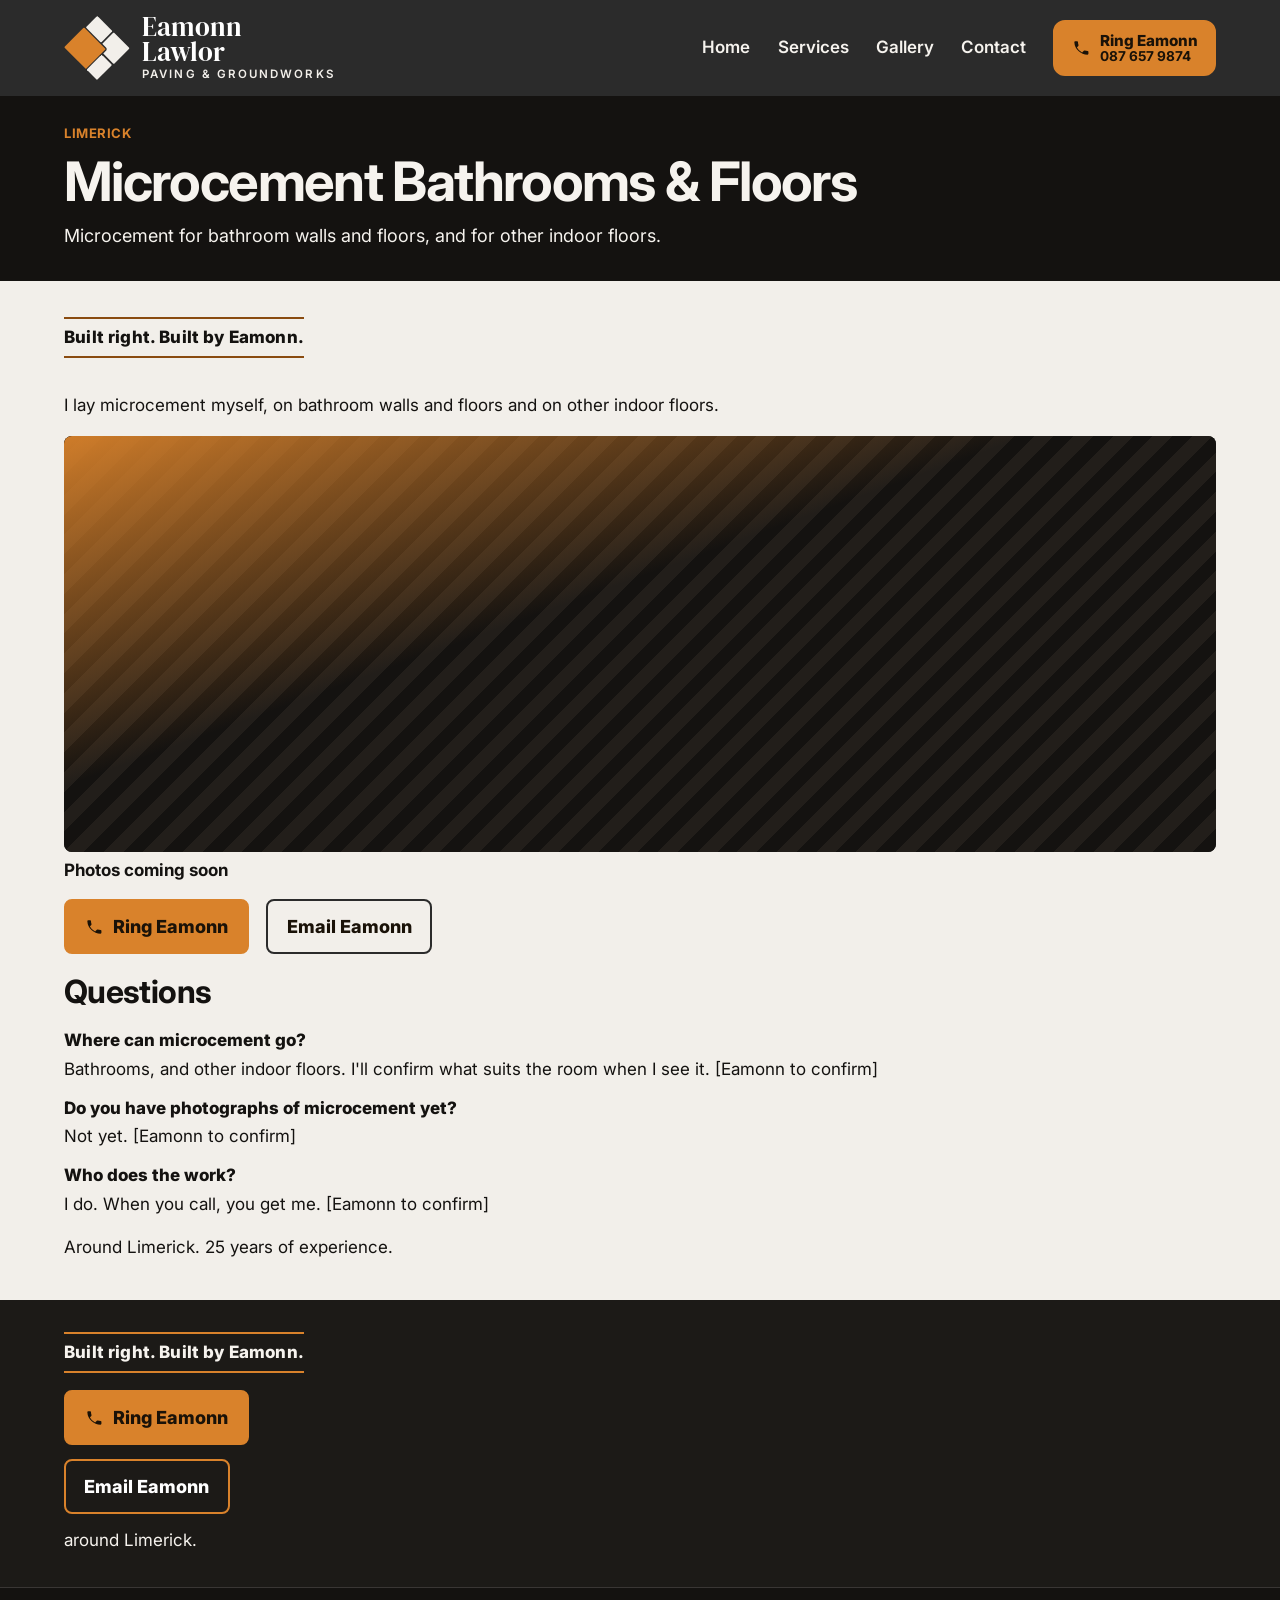
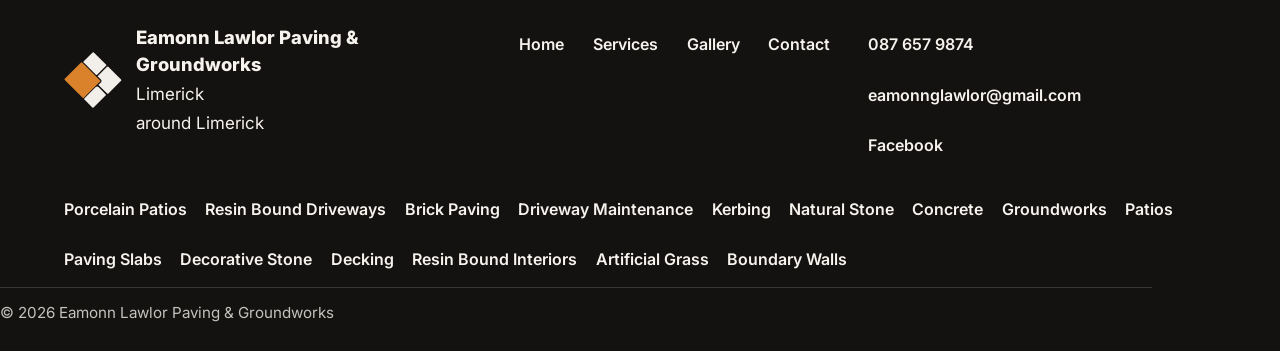
<file: microcement.html>
<!DOCTYPE html>
<html lang="en-IE">
<head>
  <meta charset="utf-8">
  <meta name="viewport" content="width=device-width, initial-scale=1">
  <!-- PLACEHOLDER: domain https://www.eamonnlawlorpaving.ie is not confirmed purchased. Replace canonical, Open Graph and JSON-LD URLs before launch. -->
  <title>Microcement Bathrooms and Floors in Limerick | Eamonn Lawlor</title>
  <meta name="description" content="Microcement for bathroom walls and floors, and other indoor floors, in Limerick. Laid by Eamonn Lawlor. Call 087 657 9874.">
  <meta name="robots" content="index, follow">
  <meta name="theme-color" content="#141210">
  <meta name="format-detection" content="telephone=no">
  <meta name="geo.placename" content="Limerick">
  <meta name="geo.region" content="IE-LK">
  <link rel="canonical" href="https://www.eamonnlawlorpaving.ie/microcement.html">
  <meta property="og:type" content="website">
  <meta property="og:site_name" content="Eamonn Lawlor Paving &amp; Groundworks">
  <meta property="og:locale" content="en_IE">
  <meta property="og:title" content="Microcement Bathrooms and Floors in Limerick | Eamonn Lawlor">
  <meta property="og:description" content="Microcement for bathroom walls and floors, and other indoor floors, in Limerick. Laid by Eamonn Lawlor. Call 087 657 9874.">
  <meta property="og:url" content="https://www.eamonnlawlorpaving.ie/microcement.html">
  <meta property="og:image" content="https://www.eamonnlawlorpaving.ie/images/og.jpg">
  <meta property="og:image:width" content="1200">
  <meta property="og:image:height" content="630">
  <meta property="og:image:alt" content="Eamonn Lawlor Paving &amp; Groundworks, Limerick">
  <meta name="twitter:card" content="summary_large_image">
  <meta name="twitter:title" content="Microcement Bathrooms and Floors in Limerick | Eamonn Lawlor">
  <meta name="twitter:description" content="Microcement for bathroom walls and floors, and other indoor floors, in Limerick. Laid by Eamonn Lawlor. Call 087 657 9874.">
  <meta name="twitter:image" content="https://www.eamonnlawlorpaving.ie/images/og.jpg">
  <link rel="icon" href="favicon-32.png" type="image/png">
  <link rel="icon" href="favicon-32.png" type="image/png" sizes="32x32">
  <link rel="apple-touch-icon" href="apple-touch-icon.png">
  <link rel="preconnect" href="https://fonts.googleapis.com">
  <link rel="preconnect" href="https://fonts.gstatic.com" crossorigin>
  <link href="https://fonts.googleapis.com/css2?family=DM+Serif+Display&family=Inter:wght@400;600;700;800&display=swap" rel="stylesheet">
  <link rel="stylesheet" href="css/styles.css">
  <script type="application/ld+json">
{
  "@context": "https://schema.org",
  "@type": "Service",
  "name": "Microcement Bathrooms & Floors",
  "serviceType": "Microcement Bathrooms & Floors",
  "url": "https://www.eamonnlawlorpaving.ie/microcement.html",
  "description": "Microcement for bathroom walls and floors, and other indoor floors, in Limerick. Laid by Eamonn Lawlor. Call 087 657 9874.",
  "provider": {
    "@type": "HomeAndConstructionBusiness",
    "@id": "https://www.eamonnlawlorpaving.ie/#business",
    "name": "Eamonn Lawlor Paving & Groundworks",
    "telephone": "+353876579874",
    "email": "eamonnglawlor@gmail.com"
  },
  "areaServed": {
    "@type": "AdministrativeArea",
    "name": "Limerick"
  }
}
  </script>
</head>
<body>
  <a class="skip" href="#main">Skip to content</a>
  <header class="site-header on-dark">
    <div class="header-bar">
      <a class="brand" href="index.html">
        <img class="logo" src="brand/logo-dark-bg.svg" width="600" height="580" alt="">
        <span class="brand-text">
          <span class="brand-name">Eamonn</span>
          <span class="brand-name">Lawlor</span>
          <span class="brand-trade">Paving &amp; Groundworks</span>
        </span>
      </a>
      <nav class="nav" aria-label="Primary">
        <a href="index.html">Home</a>
        <a href="services.html">Services</a>
        <a href="gallery.html">Gallery</a>
        <a href="contact.html">Contact</a>
      </nav>
      <a class="btn header-call" href="tel:+353876579874">
        <svg viewBox="0 0 24 24" aria-hidden="true" focusable="false">
          <path fill="currentColor" d="M6.7 10.7a15 15 0 0 0 6.6 6.6l2.1-2.1a1 1 0 0 1 1-.3 12 12 0 0 0 3.5.6 1 1 0 0 1 1 1V19a1 1 0 0 1-1 1A16 16 0 0 1 4 5a1 1 0 0 1 1-1h2.4a1 1 0 0 1 1 1 12 12 0 0 0 .6 3.5 1 1 0 0 1-.3 1l-2 2.2z"/>
        </svg>
        <span class="header-call-text">
          <span class="header-call-label">Ring Eamonn</span>
          <span class="header-call-number">087 657 9874</span>
        </span>
      </a>
    </div>
  </header>
  <main id="main">
    <section class="page-hero on-dark">
      <div class="wrap">
        <p class="kicker">Limerick</p>
        <h1>Microcement Bathrooms &amp; Floors</h1>
        <p class="lede">Microcement for bathroom walls and floors, and for other indoor floors.</p>
      </div>
    </section>
    <section class="panel">
      <div class="wrap">
        <p class="tagline">Built right. Built by Eamonn.</p>
        <p>I lay microcement myself, on bathroom walls and floors and on other indoor floors.</p>
        <div class="tile tile-lg" aria-hidden="true"><div class="tile-pattern" aria-hidden="true"></div></div>
        <p class="soon-note">Photos coming soon</p>
        <div class="page-actions">
          <a class="btn" href="tel:+353876579874">
          <svg viewBox="0 0 24 24" aria-hidden="true" focusable="false">
        <path fill="currentColor" d="M6.7 10.7a15 15 0 0 0 6.6 6.6l2.1-2.1a1 1 0 0 1 1-.3 12 12 0 0 0 3.5.6 1 1 0 0 1 1 1V19a1 1 0 0 1-1 1A16 16 0 0 1 4 5a1 1 0 0 1 1-1h2.4a1 1 0 0 1 1 1 12 12 0 0 0 .6 3.5 1 1 0 0 1-.3 1l-2 2.2z"/>
      </svg>
          <span>Ring Eamonn</span>
        </a>
        <a class="btn btn-line" href="mailto:eamonnglawlor@gmail.com">Email Eamonn</a>
        </div>
        <h2>Questions</h2>
        <dl class="faq">
          <dt>Where can microcement go?</dt>
          <dd>Bathrooms, and other indoor floors. I'll confirm what suits the room when I see it. [Eamonn to confirm]</dd>
          <dt>Do you have photographs of microcement yet?</dt>
          <dd>Not yet. [Eamonn to confirm]</dd>
          <dt>Who does the work?</dt>
          <dd>I do. When you call, you get me. [Eamonn to confirm]</dd>
        </dl>
        <p class="note">Around Limerick<!-- PLACEHOLDER: confirm service area with Eamonn -->. 25 years of experience.</p>
      </div>
    </section>
    <section class="strip on-dark" aria-label="Contact">
      <div class="wrap strip-inner">
        <p class="tagline">Built right. Built by Eamonn.</p>
        <a class="btn" href="tel:+353876579874">
          <svg viewBox="0 0 24 24" aria-hidden="true" focusable="false">
        <path fill="currentColor" d="M6.7 10.7a15 15 0 0 0 6.6 6.6l2.1-2.1a1 1 0 0 1 1-.3 12 12 0 0 0 3.5.6 1 1 0 0 1 1 1V19a1 1 0 0 1-1 1A16 16 0 0 1 4 5a1 1 0 0 1 1-1h2.4a1 1 0 0 1 1 1 12 12 0 0 0 .6 3.5 1 1 0 0 1-.3 1l-2 2.2z"/>
      </svg>
          <span>Ring Eamonn</span>
        </a>
        <a class="btn btn-line" href="mailto:eamonnglawlor@gmail.com">Email Eamonn</a>
        <p class="area-line">around Limerick<!-- PLACEHOLDER: confirm service area with Eamonn -->.</p>
      </div>
    </section>
  </main>
  <footer class="site-footer on-dark">
    <div class="wrap footer-grid">
      <div class="footer-brand">
        <img class="logo" src="brand/logo-dark-bg.svg" width="600" height="580" alt="">
        <div>
          <p class="footer-name">Eamonn Lawlor Paving &amp; Groundworks</p>
          <p>Limerick</p>
          <p>around Limerick<!-- PLACEHOLDER: confirm service area with Eamonn --></p>
        </div>
      </div>
      <nav aria-label="Footer">
        <div class="nav">
          <a href="index.html">Home</a>
          <a href="services.html">Services</a>
          <a href="gallery.html">Gallery</a>
          <a href="contact.html">Contact</a>
        </div>
      </nav>
      <div class="footer-contact">
        <a href="tel:+353876579874">087 657 9874</a>
        <a href="mailto:eamonnglawlor@gmail.com">eamonnglawlor@gmail.com</a>
        <a href="https://www.facebook.com/eamonnglawlor" target="_blank" rel="me noopener noreferrer">Facebook</a>
      </div>
    </div>
    <nav class="footer-services" aria-label="Services">
          <a href="porcelain-patios.html">Porcelain Patios</a>
          <a href="resin-driveways.html">Resin Bound Driveways</a>
          <!-- HIDDEN-BATHROOM: restore when bathroom photos arrive
          <a href="microcement.html">Microcement Bathrooms &amp; Floors</a>
          -->
          <a href="services.html#brick-paving">Brick Paving</a>
          <a href="services.html#driveway-maintenance">Driveway Maintenance</a>
          <a href="services.html#kerbing">Kerbing</a>
          <a href="services.html#natural-stone">Natural Stone</a>
          <a href="services.html#concrete">Concrete</a>
          <a href="services.html#groundworks">Groundworks</a>
          <a href="services.html#patios">Patios</a>
          <a href="services.html#paving-slabs">Paving Slabs</a>
          <a href="services.html#decorative-stone">Decorative Stone</a>
          <a href="services.html#decking">Decking</a>
          <a href="services.html#resin-bound-interiors">Resin Bound Interiors</a>
          <a href="artificial-grass.html">Artificial Grass</a>
          <a href="services.html#boundary-walls">Boundary Walls</a>
    </nav>
    <p class="legal">© 2026 Eamonn Lawlor Paving &amp; Groundworks</p>
  </footer>
  <div class="callbar">
    <a class="btn" href="tel:+353876579874">
      <svg viewBox="0 0 24 24" aria-hidden="true" focusable="false">
        <path fill="currentColor" d="M6.7 10.7a15 15 0 0 0 6.6 6.6l2.1-2.1a1 1 0 0 1 1-.3 12 12 0 0 0 3.5.6 1 1 0 0 1 1 1V19a1 1 0 0 1-1 1A16 16 0 0 1 4 5a1 1 0 0 1 1-1h2.4a1 1 0 0 1 1 1 12 12 0 0 0 .6 3.5 1 1 0 0 1-.3 1l-2 2.2z"/>
      </svg>
      <span>Ring Eamonn</span>
    </a>
  </div>
  <div id="lightbox" class="lightbox on-dark" hidden role="dialog" aria-modal="true" aria-label="Photograph">
    <button type="button" class="lightbox-close">Close</button>
    <button type="button" class="lightbox-prev">Previous</button>
    <figure>
      <img alt="" width="1200" height="800" src="[data-uri]">
      <figcaption class="lightbox-caption" id="lightbox-caption" aria-live="polite"></figcaption>
    </figure>
    <button type="button" class="lightbox-next">Next</button>
  </div>
  <script src="js/lightbox.js" defer></script>

</body>
</html>
</file>
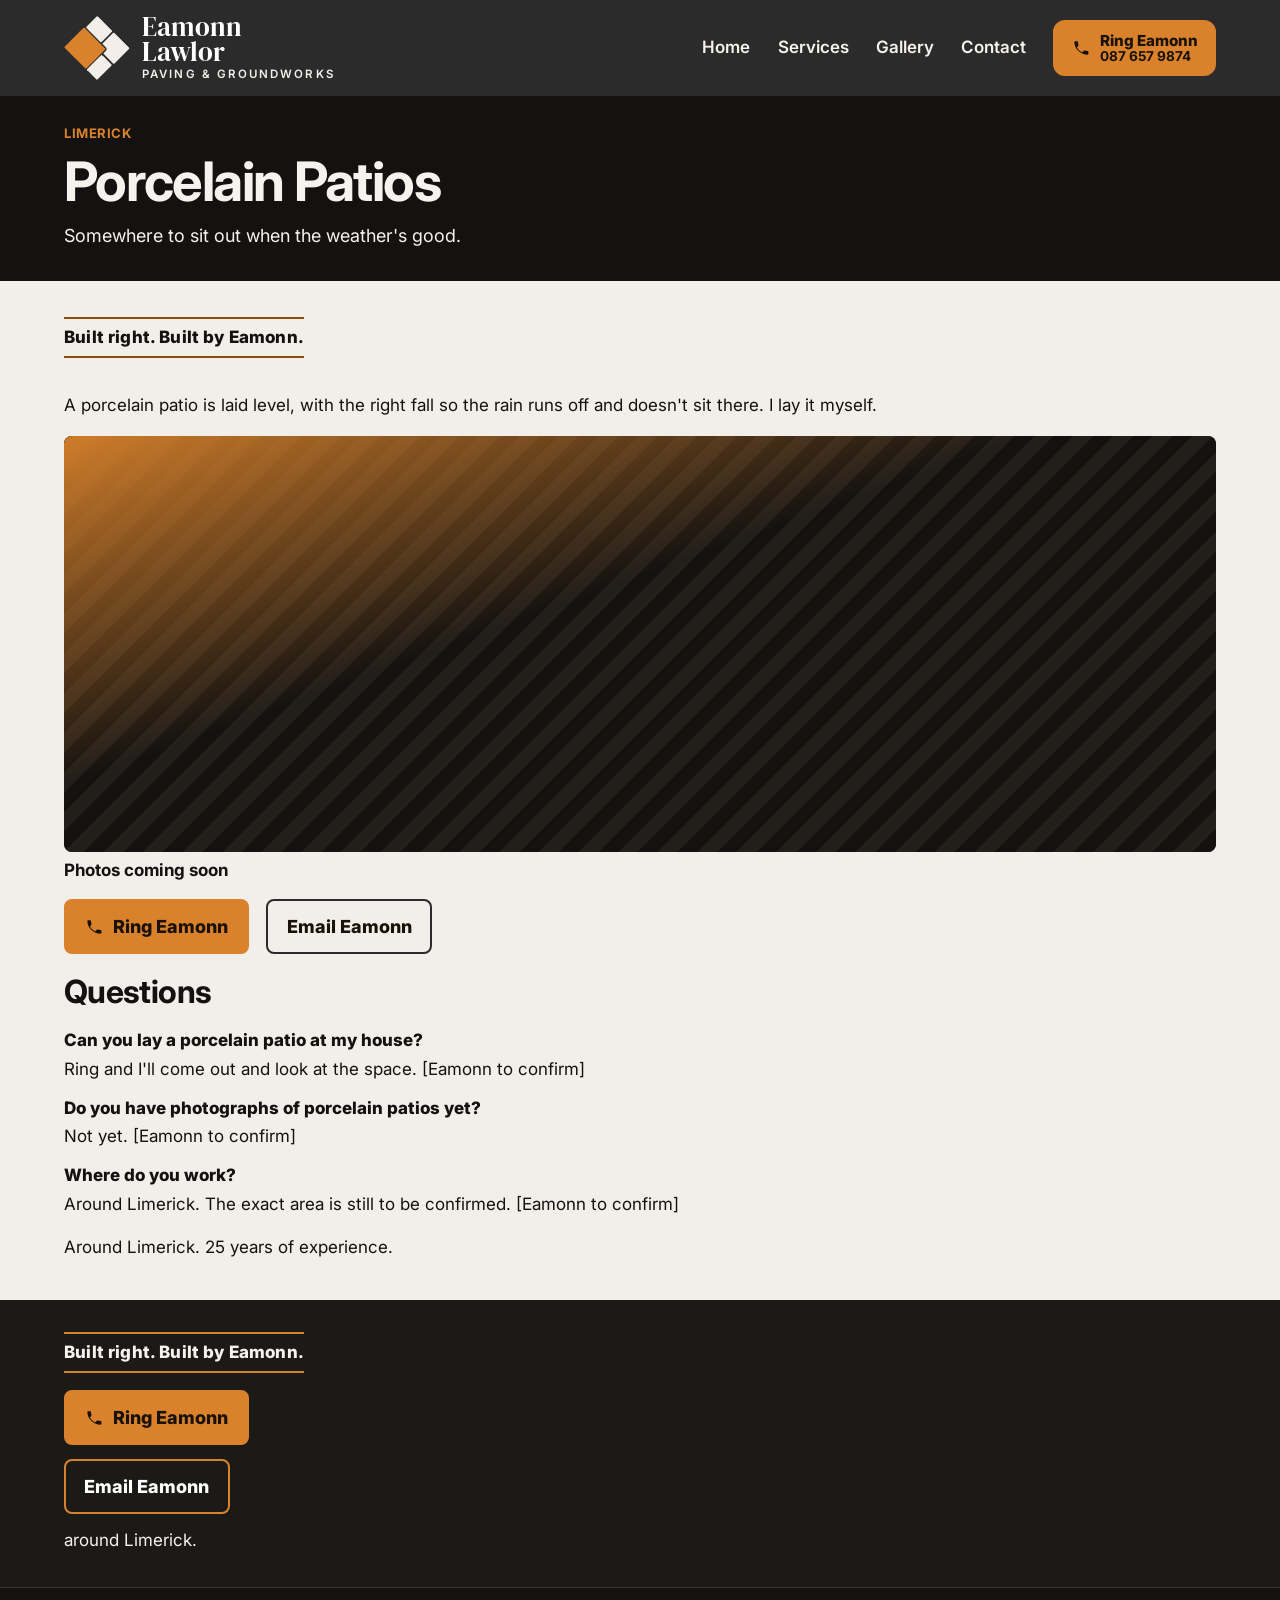
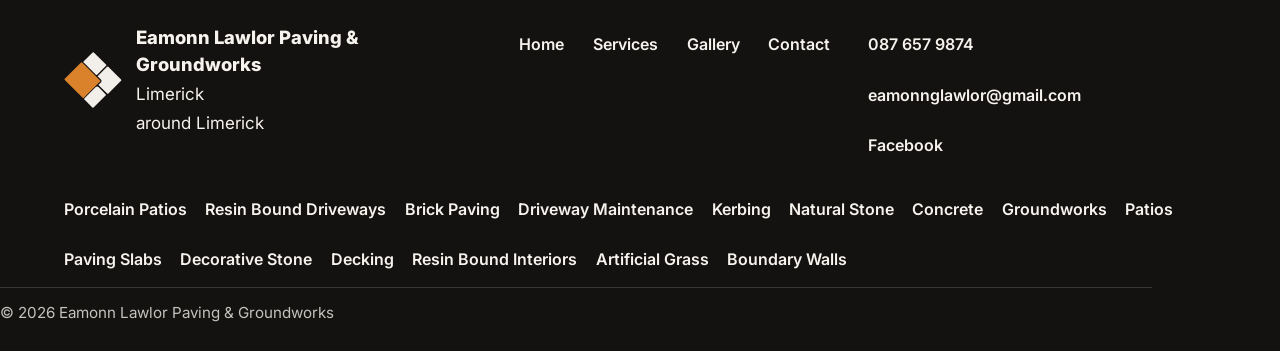
<file: porcelain-patios.html>
<!DOCTYPE html>
<html lang="en-IE">
<head>
  <meta charset="utf-8">
  <meta name="viewport" content="width=device-width, initial-scale=1">
  <!-- PLACEHOLDER: domain https://www.eamonnlawlorpaving.ie is not confirmed purchased. Replace canonical, Open Graph and JSON-LD URLs before launch. -->
  <title>Porcelain Patios in Limerick | Eamonn Lawlor</title>
  <meta name="description" content="Porcelain patios in Limerick, laid level by Eamonn Lawlor so the rain runs off. 25 years of experience. Call 087 657 9874.">
  <meta name="robots" content="index, follow">
  <meta name="theme-color" content="#141210">
  <meta name="format-detection" content="telephone=no">
  <meta name="geo.placename" content="Limerick">
  <meta name="geo.region" content="IE-LK">
  <link rel="canonical" href="https://www.eamonnlawlorpaving.ie/porcelain-patios.html">
  <meta property="og:type" content="website">
  <meta property="og:site_name" content="Eamonn Lawlor Paving &amp; Groundworks">
  <meta property="og:locale" content="en_IE">
  <meta property="og:title" content="Porcelain Patios in Limerick | Eamonn Lawlor">
  <meta property="og:description" content="Porcelain patios in Limerick, laid level by Eamonn Lawlor so the rain runs off. 25 years of experience. Call 087 657 9874.">
  <meta property="og:url" content="https://www.eamonnlawlorpaving.ie/porcelain-patios.html">
  <meta property="og:image" content="https://www.eamonnlawlorpaving.ie/images/og.jpg">
  <meta property="og:image:width" content="1200">
  <meta property="og:image:height" content="630">
  <meta property="og:image:alt" content="Eamonn Lawlor Paving &amp; Groundworks, Limerick">
  <meta name="twitter:card" content="summary_large_image">
  <meta name="twitter:title" content="Porcelain Patios in Limerick | Eamonn Lawlor">
  <meta name="twitter:description" content="Porcelain patios in Limerick, laid level by Eamonn Lawlor so the rain runs off. 25 years of experience. Call 087 657 9874.">
  <meta name="twitter:image" content="https://www.eamonnlawlorpaving.ie/images/og.jpg">
  <link rel="icon" href="favicon-32.png" type="image/png">
  <link rel="icon" href="favicon-32.png" type="image/png" sizes="32x32">
  <link rel="apple-touch-icon" href="apple-touch-icon.png">
  <link rel="preconnect" href="https://fonts.googleapis.com">
  <link rel="preconnect" href="https://fonts.gstatic.com" crossorigin>
  <link href="https://fonts.googleapis.com/css2?family=DM+Serif+Display&family=Inter:wght@400;600;700;800&display=swap" rel="stylesheet">
  <link rel="stylesheet" href="css/styles.css">
  <script type="application/ld+json">
{
  "@context": "https://schema.org",
  "@type": "Service",
  "name": "Porcelain Patios",
  "serviceType": "Porcelain Patios",
  "url": "https://www.eamonnlawlorpaving.ie/porcelain-patios.html",
  "description": "Porcelain patios in Limerick, laid level by Eamonn Lawlor so the rain runs off. 25 years of experience. Call 087 657 9874.",
  "provider": {
    "@type": "HomeAndConstructionBusiness",
    "@id": "https://www.eamonnlawlorpaving.ie/#business",
    "name": "Eamonn Lawlor Paving & Groundworks",
    "telephone": "+353876579874",
    "email": "eamonnglawlor@gmail.com"
  },
  "areaServed": {
    "@type": "AdministrativeArea",
    "name": "Limerick"
  }
}
  </script>
</head>
<body>
  <a class="skip" href="#main">Skip to content</a>
  <header class="site-header on-dark">
    <div class="header-bar">
      <a class="brand" href="index.html">
        <img class="logo" src="brand/logo-dark-bg.svg" width="600" height="580" alt="">
        <span class="brand-text">
          <span class="brand-name">Eamonn</span>
          <span class="brand-name">Lawlor</span>
          <span class="brand-trade">Paving &amp; Groundworks</span>
        </span>
      </a>
      <nav class="nav" aria-label="Primary">
        <a href="index.html">Home</a>
        <a href="services.html">Services</a>
        <a href="gallery.html">Gallery</a>
        <a href="contact.html">Contact</a>
      </nav>
      <a class="btn header-call" href="tel:+353876579874">
        <svg viewBox="0 0 24 24" aria-hidden="true" focusable="false">
          <path fill="currentColor" d="M6.7 10.7a15 15 0 0 0 6.6 6.6l2.1-2.1a1 1 0 0 1 1-.3 12 12 0 0 0 3.5.6 1 1 0 0 1 1 1V19a1 1 0 0 1-1 1A16 16 0 0 1 4 5a1 1 0 0 1 1-1h2.4a1 1 0 0 1 1 1 12 12 0 0 0 .6 3.5 1 1 0 0 1-.3 1l-2 2.2z"/>
        </svg>
        <span class="header-call-text">
          <span class="header-call-label">Ring Eamonn</span>
          <span class="header-call-number">087 657 9874</span>
        </span>
      </a>
    </div>
  </header>
  <main id="main">
    <section class="page-hero on-dark">
      <div class="wrap">
        <p class="kicker">Limerick</p>
        <h1>Porcelain Patios</h1>
        <p class="lede">Somewhere to sit out when the weather's good.</p>
      </div>
    </section>
    <section class="panel">
      <div class="wrap">
        <p class="tagline">Built right. Built by Eamonn.</p>
        <p>A porcelain patio is laid level, with the right fall so the rain runs off and doesn't sit there. I lay it myself.</p>
        <div class="tile tile-lg" aria-hidden="true"><div class="tile-pattern" aria-hidden="true"></div></div>
        <p class="soon-note">Photos coming soon</p>
        <div class="page-actions">
          <a class="btn" href="tel:+353876579874">
          <svg viewBox="0 0 24 24" aria-hidden="true" focusable="false">
        <path fill="currentColor" d="M6.7 10.7a15 15 0 0 0 6.6 6.6l2.1-2.1a1 1 0 0 1 1-.3 12 12 0 0 0 3.5.6 1 1 0 0 1 1 1V19a1 1 0 0 1-1 1A16 16 0 0 1 4 5a1 1 0 0 1 1-1h2.4a1 1 0 0 1 1 1 12 12 0 0 0 .6 3.5 1 1 0 0 1-.3 1l-2 2.2z"/>
      </svg>
          <span>Ring Eamonn</span>
        </a>
        <a class="btn btn-line" href="mailto:eamonnglawlor@gmail.com">Email Eamonn</a>
        </div>
        <h2>Questions</h2>
        <dl class="faq">
          <dt>Can you lay a porcelain patio at my house?</dt>
          <dd>Ring and I'll come out and look at the space. [Eamonn to confirm]</dd>
          <dt>Do you have photographs of porcelain patios yet?</dt>
          <dd>Not yet. [Eamonn to confirm]</dd>
          <dt>Where do you work?</dt>
          <dd>Around Limerick. The exact area is still to be confirmed. [Eamonn to confirm]</dd>
        </dl>
        <p class="note">Around Limerick<!-- PLACEHOLDER: confirm service area with Eamonn -->. 25 years of experience.</p>
      </div>
    </section>
    <section class="strip on-dark" aria-label="Contact">
      <div class="wrap strip-inner">
        <p class="tagline">Built right. Built by Eamonn.</p>
        <a class="btn" href="tel:+353876579874">
          <svg viewBox="0 0 24 24" aria-hidden="true" focusable="false">
        <path fill="currentColor" d="M6.7 10.7a15 15 0 0 0 6.6 6.6l2.1-2.1a1 1 0 0 1 1-.3 12 12 0 0 0 3.5.6 1 1 0 0 1 1 1V19a1 1 0 0 1-1 1A16 16 0 0 1 4 5a1 1 0 0 1 1-1h2.4a1 1 0 0 1 1 1 12 12 0 0 0 .6 3.5 1 1 0 0 1-.3 1l-2 2.2z"/>
      </svg>
          <span>Ring Eamonn</span>
        </a>
        <a class="btn btn-line" href="mailto:eamonnglawlor@gmail.com">Email Eamonn</a>
        <p class="area-line">around Limerick<!-- PLACEHOLDER: confirm service area with Eamonn -->.</p>
      </div>
    </section>
  </main>
  <footer class="site-footer on-dark">
    <div class="wrap footer-grid">
      <div class="footer-brand">
        <img class="logo" src="brand/logo-dark-bg.svg" width="600" height="580" alt="">
        <div>
          <p class="footer-name">Eamonn Lawlor Paving &amp; Groundworks</p>
          <p>Limerick</p>
          <p>around Limerick<!-- PLACEHOLDER: confirm service area with Eamonn --></p>
        </div>
      </div>
      <nav aria-label="Footer">
        <div class="nav">
          <a href="index.html">Home</a>
          <a href="services.html">Services</a>
          <a href="gallery.html">Gallery</a>
          <a href="contact.html">Contact</a>
        </div>
      </nav>
      <div class="footer-contact">
        <a href="tel:+353876579874">087 657 9874</a>
        <a href="mailto:eamonnglawlor@gmail.com">eamonnglawlor@gmail.com</a>
        <a href="https://www.facebook.com/eamonnglawlor" target="_blank" rel="me noopener noreferrer">Facebook</a>
      </div>
    </div>
    <nav class="footer-services" aria-label="Services">
          <a href="porcelain-patios.html">Porcelain Patios</a>
          <a href="resin-driveways.html">Resin Bound Driveways</a>
          <!-- HIDDEN-BATHROOM: restore when bathroom photos arrive
          <a href="microcement.html">Microcement Bathrooms &amp; Floors</a>
          -->
          <a href="services.html#brick-paving">Brick Paving</a>
          <a href="services.html#driveway-maintenance">Driveway Maintenance</a>
          <a href="services.html#kerbing">Kerbing</a>
          <a href="services.html#natural-stone">Natural Stone</a>
          <a href="services.html#concrete">Concrete</a>
          <a href="services.html#groundworks">Groundworks</a>
          <a href="services.html#patios">Patios</a>
          <a href="services.html#paving-slabs">Paving Slabs</a>
          <a href="services.html#decorative-stone">Decorative Stone</a>
          <a href="services.html#decking">Decking</a>
          <a href="services.html#resin-bound-interiors">Resin Bound Interiors</a>
          <a href="artificial-grass.html">Artificial Grass</a>
          <a href="services.html#boundary-walls">Boundary Walls</a>
    </nav>
    <p class="legal">© 2026 Eamonn Lawlor Paving &amp; Groundworks</p>
  </footer>
  <div class="callbar">
    <a class="btn" href="tel:+353876579874">
      <svg viewBox="0 0 24 24" aria-hidden="true" focusable="false">
        <path fill="currentColor" d="M6.7 10.7a15 15 0 0 0 6.6 6.6l2.1-2.1a1 1 0 0 1 1-.3 12 12 0 0 0 3.5.6 1 1 0 0 1 1 1V19a1 1 0 0 1-1 1A16 16 0 0 1 4 5a1 1 0 0 1 1-1h2.4a1 1 0 0 1 1 1 12 12 0 0 0 .6 3.5 1 1 0 0 1-.3 1l-2 2.2z"/>
      </svg>
      <span>Ring Eamonn</span>
    </a>
  </div>
  <div id="lightbox" class="lightbox on-dark" hidden role="dialog" aria-modal="true" aria-label="Photograph">
    <button type="button" class="lightbox-close">Close</button>
    <button type="button" class="lightbox-prev">Previous</button>
    <figure>
      <img alt="" width="1200" height="800" src="[data-uri]">
      <figcaption class="lightbox-caption" id="lightbox-caption" aria-live="polite"></figcaption>
    </figure>
    <button type="button" class="lightbox-next">Next</button>
  </div>
  <script src="js/lightbox.js" defer></script>

</body>
</html>
</file>
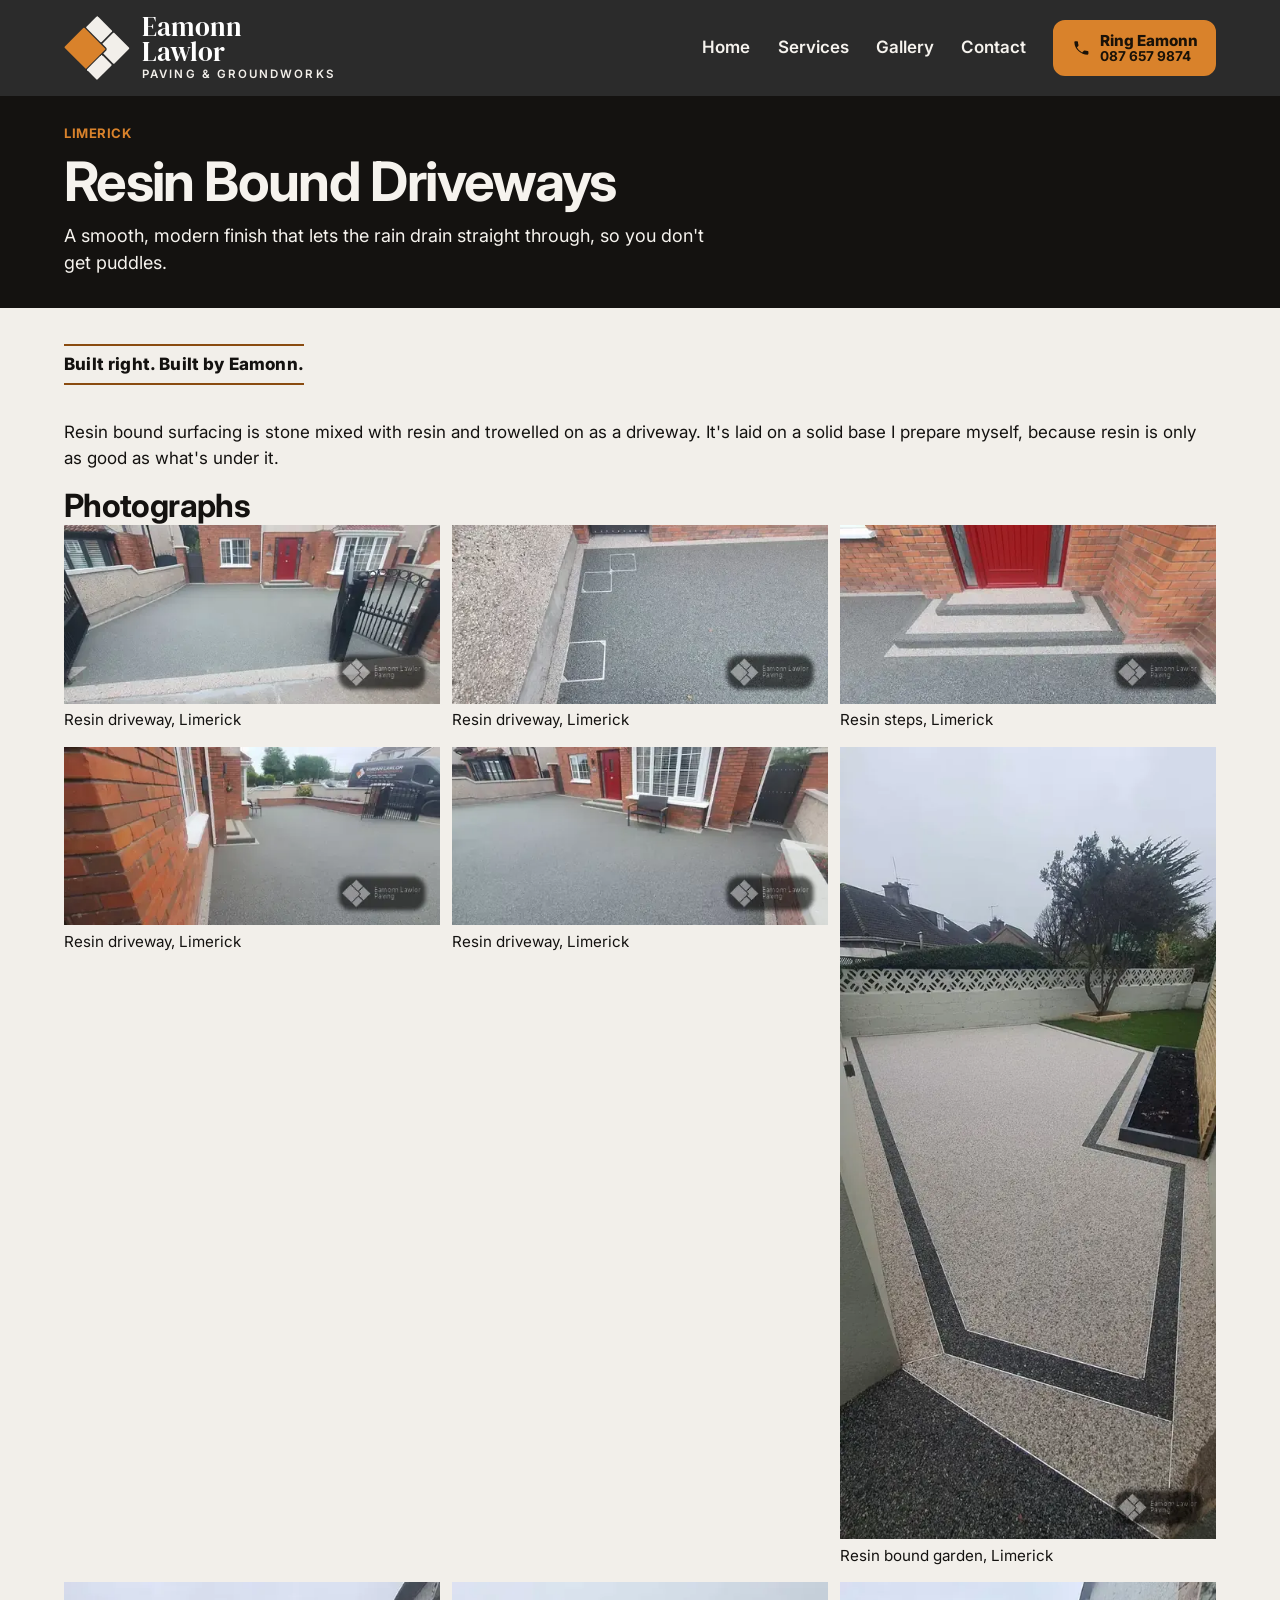
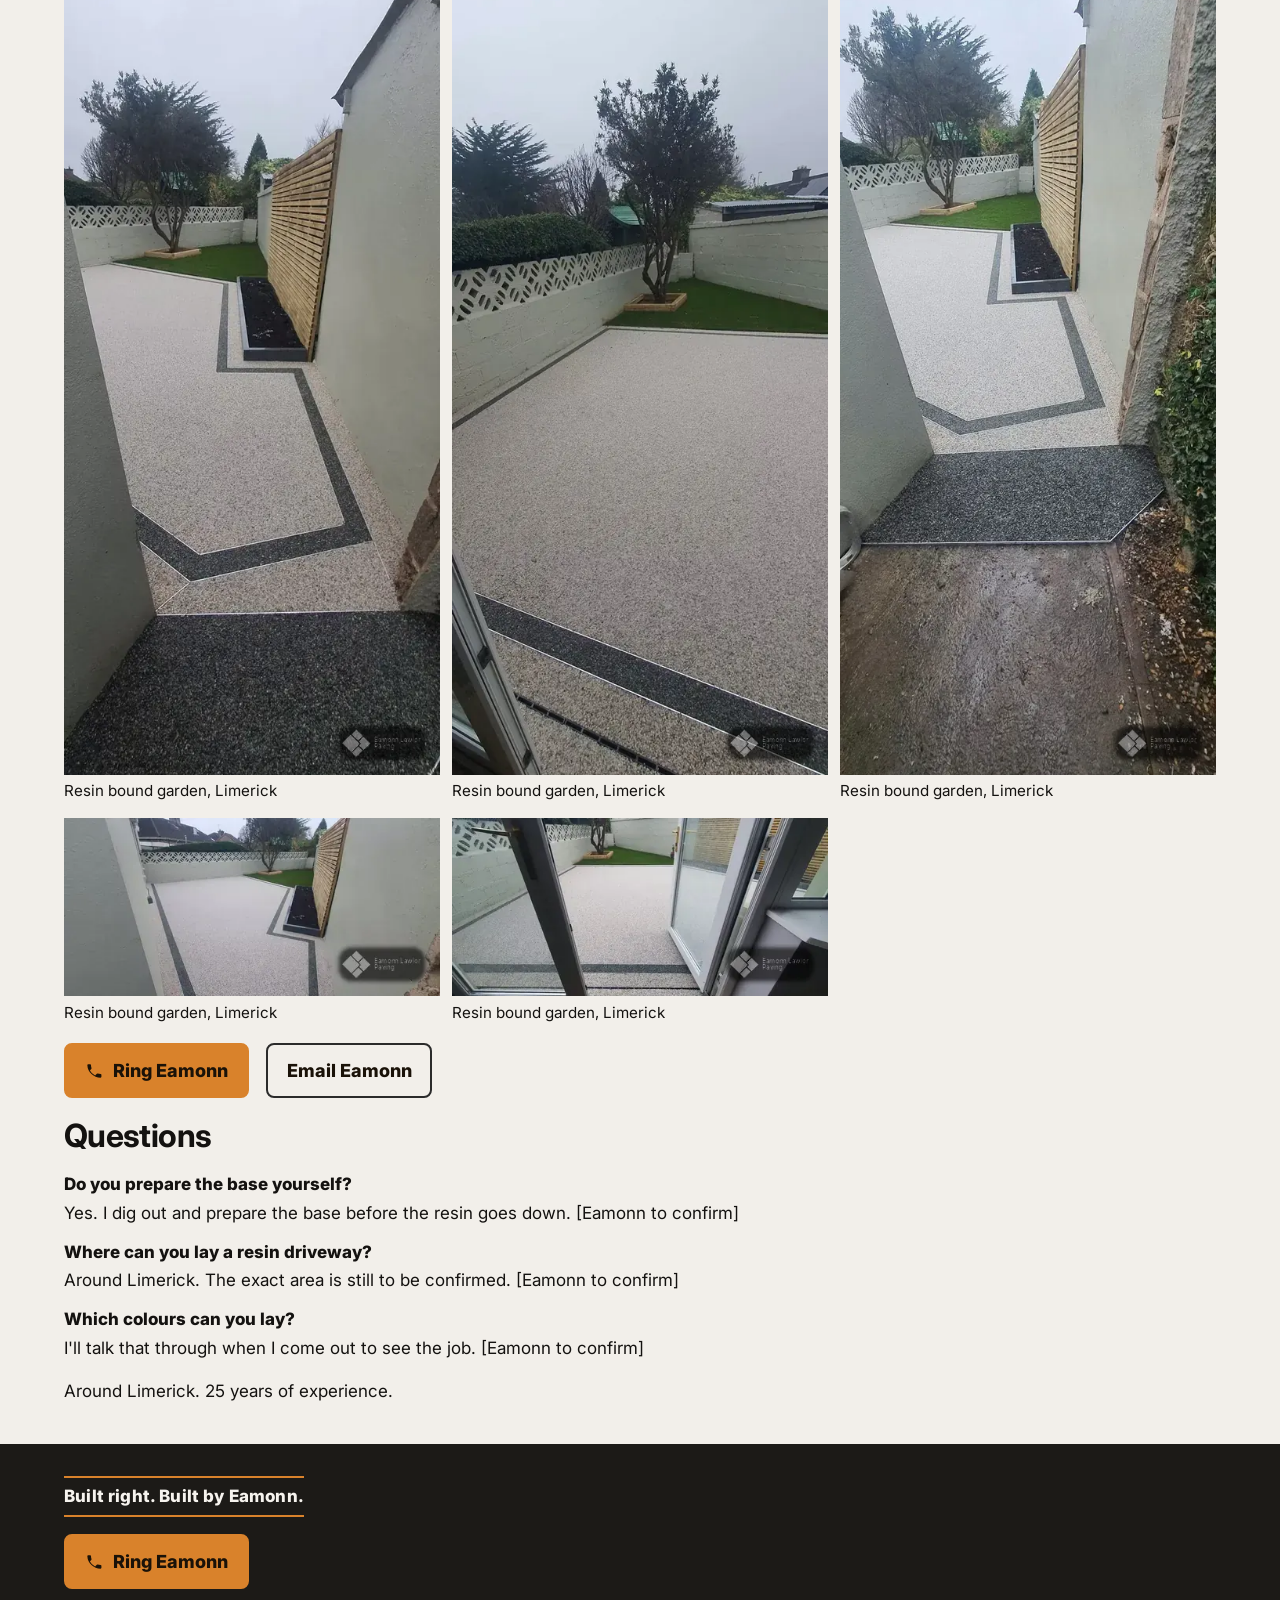
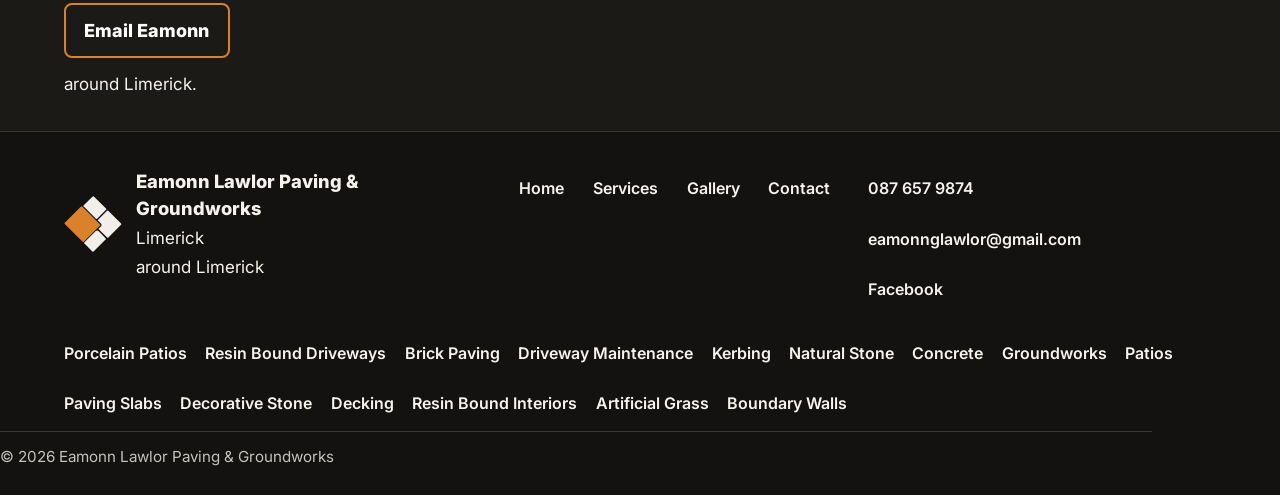
<file: resin-driveways.html>
<!DOCTYPE html>
<html lang="en-IE">
<head>
  <meta charset="utf-8">
  <meta name="viewport" content="width=device-width, initial-scale=1">
  <!-- PLACEHOLDER: domain https://www.eamonnlawlorpaving.ie is not confirmed purchased. Replace canonical, Open Graph and JSON-LD URLs before launch. -->
  <title>Resin Bound Driveways in Limerick | Eamonn Lawlor</title>
  <meta name="description" content="Resin bound driveways in Limerick, laid by Eamonn Lawlor on a base he prepares himself. 25 years of experience. Call 087 657 9874.">
  <meta name="robots" content="index, follow">
  <meta name="theme-color" content="#141210">
  <meta name="format-detection" content="telephone=no">
  <meta name="geo.placename" content="Limerick">
  <meta name="geo.region" content="IE-LK">
  <link rel="canonical" href="https://www.eamonnlawlorpaving.ie/resin-driveways.html">
  <meta property="og:type" content="website">
  <meta property="og:site_name" content="Eamonn Lawlor Paving &amp; Groundworks">
  <meta property="og:locale" content="en_IE">
  <meta property="og:title" content="Resin Bound Driveways in Limerick | Eamonn Lawlor">
  <meta property="og:description" content="Resin bound driveways in Limerick, laid by Eamonn Lawlor on a base he prepares himself. 25 years of experience. Call 087 657 9874.">
  <meta property="og:url" content="https://www.eamonnlawlorpaving.ie/resin-driveways.html">
  <meta property="og:image" content="https://www.eamonnlawlorpaving.ie/images/og.jpg">
  <meta property="og:image:width" content="1200">
  <meta property="og:image:height" content="630">
  <meta property="og:image:alt" content="Eamonn Lawlor Paving &amp; Groundworks, Limerick">
  <meta name="twitter:card" content="summary_large_image">
  <meta name="twitter:title" content="Resin Bound Driveways in Limerick | Eamonn Lawlor">
  <meta name="twitter:description" content="Resin bound driveways in Limerick, laid by Eamonn Lawlor on a base he prepares himself. 25 years of experience. Call 087 657 9874.">
  <meta name="twitter:image" content="https://www.eamonnlawlorpaving.ie/images/og.jpg">
  <link rel="icon" href="favicon-32.png" type="image/png">
  <link rel="icon" href="favicon-32.png" type="image/png" sizes="32x32">
  <link rel="apple-touch-icon" href="apple-touch-icon.png">
  <link rel="preconnect" href="https://fonts.googleapis.com">
  <link rel="preconnect" href="https://fonts.gstatic.com" crossorigin>
  <link href="https://fonts.googleapis.com/css2?family=DM+Serif+Display&family=Inter:wght@400;600;700;800&display=swap" rel="stylesheet">
  <link rel="stylesheet" href="css/styles.css">
  <script type="application/ld+json">
{
  "@context": "https://schema.org",
  "@type": "Service",
  "name": "Resin Bound Driveways",
  "serviceType": "Resin Bound Driveways",
  "url": "https://www.eamonnlawlorpaving.ie/resin-driveways.html",
  "description": "Resin bound driveways in Limerick, laid by Eamonn Lawlor on a base he prepares himself. 25 years of experience. Call 087 657 9874.",
  "provider": {
    "@type": "HomeAndConstructionBusiness",
    "@id": "https://www.eamonnlawlorpaving.ie/#business",
    "name": "Eamonn Lawlor Paving & Groundworks",
    "telephone": "+353876579874",
    "email": "eamonnglawlor@gmail.com"
  },
  "areaServed": {
    "@type": "AdministrativeArea",
    "name": "Limerick"
  }
}
  </script>
</head>
<body>
  <a class="skip" href="#main">Skip to content</a>
  <header class="site-header on-dark">
    <div class="header-bar">
      <a class="brand" href="index.html">
        <img class="logo" src="brand/logo-dark-bg.svg" width="600" height="580" alt="">
        <span class="brand-text">
          <span class="brand-name">Eamonn</span>
          <span class="brand-name">Lawlor</span>
          <span class="brand-trade">Paving &amp; Groundworks</span>
        </span>
      </a>
      <nav class="nav" aria-label="Primary">
        <a href="index.html">Home</a>
        <a href="services.html">Services</a>
        <a href="gallery.html">Gallery</a>
        <a href="contact.html">Contact</a>
      </nav>
      <a class="btn header-call" href="tel:+353876579874">
        <svg viewBox="0 0 24 24" aria-hidden="true" focusable="false">
          <path fill="currentColor" d="M6.7 10.7a15 15 0 0 0 6.6 6.6l2.1-2.1a1 1 0 0 1 1-.3 12 12 0 0 0 3.5.6 1 1 0 0 1 1 1V19a1 1 0 0 1-1 1A16 16 0 0 1 4 5a1 1 0 0 1 1-1h2.4a1 1 0 0 1 1 1 12 12 0 0 0 .6 3.5 1 1 0 0 1-.3 1l-2 2.2z"/>
        </svg>
        <span class="header-call-text">
          <span class="header-call-label">Ring Eamonn</span>
          <span class="header-call-number">087 657 9874</span>
        </span>
      </a>
    </div>
  </header>
  <main id="main">
    <section class="page-hero on-dark">
      <div class="wrap">
        <p class="kicker">Limerick</p>
        <h1>Resin Bound Driveways</h1>
        <p class="lede">A smooth, modern finish that lets the rain drain straight through, so you don't get puddles.</p>
      </div>
    </section>
    <section class="panel">
      <div class="wrap">
        <p class="tagline">Built right. Built by Eamonn.</p>
        <p>Resin bound surfacing is stone mixed with resin and trowelled on as a driveway. It's laid on a solid base I prepare myself, because resin is only as good as what's under it.</p>
        <h2>Photographs</h2>
        <ul class="gallery">
          <li>
            <figure>
              <button type="button" class="shot" id="resin-01" data-full="assets/img/gallery/resin-01-800.jpg" data-full-webp="assets/img/gallery/resin-01-1200.webp" data-width="1200" data-height="569" data-caption="Resin driveway, Limerick">
                <picture>
            <source type="image/webp" srcset="assets/img/gallery/resin-01-480.webp 480w, assets/img/gallery/resin-01-800.webp 800w, assets/img/gallery/resin-01-1200.webp 1200w" sizes="(min-width: 900px) 30vw, 50vw">
            <img src="assets/img/gallery/resin-01-800.jpg" alt="A grey resin bound driveway in front of a red-brick house, with black iron gates and a pale gravel strip at the road edge." width="800" height="379" loading="lazy" decoding="async">
          </picture>
              </button>
              <figcaption>Resin driveway, Limerick</figcaption>
            </figure>
          </li>
          <li>
            <figure>
              <button type="button" class="shot" id="resin-02" data-full="assets/img/gallery/resin-02-800.jpg" data-full-webp="assets/img/gallery/resin-02-1200.webp" data-width="1200" data-height="569" data-caption="Resin driveway, Limerick">
                <picture>
            <source type="image/webp" srcset="assets/img/gallery/resin-02-480.webp 480w, assets/img/gallery/resin-02-800.webp 800w, assets/img/gallery/resin-02-1200.webp 1200w" sizes="(min-width: 900px) 30vw, 50vw">
            <img src="assets/img/gallery/resin-02-800.jpg" alt="A close view of grey resin bound surfacing with square utility covers, a gravel border and a concrete edge." width="800" height="379" loading="lazy" decoding="async">
          </picture>
              </button>
              <figcaption>Resin driveway, Limerick</figcaption>
            </figure>
          </li>
          <li>
            <figure>
              <button type="button" class="shot" id="resin-03" data-full="assets/img/gallery/resin-03-800.jpg" data-full-webp="assets/img/gallery/resin-03-1200.webp" data-width="1200" data-height="569" data-caption="Resin steps, Limerick">
                <picture>
            <source type="image/webp" srcset="assets/img/gallery/resin-03-480.webp 480w, assets/img/gallery/resin-03-800.webp 800w, assets/img/gallery/resin-03-1200.webp 1200w" sizes="(min-width: 900px) 30vw, 50vw">
            <img src="assets/img/gallery/resin-03-800.jpg" alt="Steps up to a red front door, with pale aggregate on the treads and grey resin bound surfacing on either side." width="800" height="379" loading="lazy" decoding="async">
          </picture>
              </button>
              <figcaption>Resin steps, Limerick</figcaption>
            </figure>
          </li>
          <li>
            <figure>
              <button type="button" class="shot" id="resin-04" data-full="assets/img/gallery/resin-04-800.jpg" data-full-webp="assets/img/gallery/resin-04-1200.webp" data-width="1200" data-height="569" data-caption="Resin driveway, Limerick">
                <picture>
            <source type="image/webp" srcset="assets/img/gallery/resin-04-480.webp 480w, assets/img/gallery/resin-04-800.webp 800w, assets/img/gallery/resin-04-1200.webp 1200w" sizes="(min-width: 900px) 30vw, 50vw">
            <img src="assets/img/gallery/resin-04-800.jpg" alt="A grey resin bound driveway beside a red-brick house, with steps to a side door." width="800" height="379" loading="lazy" decoding="async">
          </picture>
              </button>
              <figcaption>Resin driveway, Limerick</figcaption>
            </figure>
          </li>
          <li>
            <figure>
              <button type="button" class="shot" id="resin-05" data-full="assets/img/gallery/resin-05-800.jpg" data-full-webp="assets/img/gallery/resin-05-1200.webp" data-width="1200" data-height="569" data-caption="Resin driveway, Limerick">
                <picture>
            <source type="image/webp" srcset="assets/img/gallery/resin-05-480.webp 480w, assets/img/gallery/resin-05-800.webp 800w, assets/img/gallery/resin-05-1200.webp 1200w" sizes="(min-width: 900px) 30vw, 50vw">
            <img src="assets/img/gallery/resin-05-800.jpg" alt="A grey resin bound driveway in front of a red-brick house, with a bench by the window and black gates." width="800" height="379" loading="lazy" decoding="async">
          </picture>
              </button>
              <figcaption>Resin driveway, Limerick</figcaption>
            </figure>
          </li>

          <li>
            <figure>
              <button type="button" class="shot" id="resin-06" data-full="assets/img/gallery/resin-06-800.jpg" data-full-webp="assets/img/gallery/resin-06-1200.webp" data-width="759" data-height="1600" data-caption="Resin bound garden, Limerick">
                <picture>
            <source type="image/webp" srcset="assets/img/gallery/resin-06-480.webp 480w, assets/img/gallery/resin-06-800.webp 800w, assets/img/gallery/resin-06-1200.webp 1200w" sizes="(min-width: 900px) 30vw, 50vw">
            <img src="assets/img/gallery/resin-06-800.jpg" alt="A pale resin bound surface in a back garden, edged with a dark resin border, beside a white wall and a lawn." width="759" height="1600" loading="lazy" decoding="async">
          </picture>
              </button>
              <figcaption>Resin bound garden, Limerick</figcaption>
            </figure>
          </li>
          <li>
            <figure>
              <button type="button" class="shot" id="resin-07" data-full="assets/img/gallery/resin-07-800.jpg" data-full-webp="assets/img/gallery/resin-07-1200.webp" data-width="759" data-height="1600" data-caption="Resin bound garden, Limerick">
                <picture>
            <source type="image/webp" srcset="assets/img/gallery/resin-07-480.webp 480w, assets/img/gallery/resin-07-800.webp 800w, assets/img/gallery/resin-07-1200.webp 1200w" sizes="(min-width: 900px) 30vw, 50vw">
            <img src="assets/img/gallery/resin-07-800.jpg" alt="Pale resin bound surfacing with a dark border strip, seen from a side passage, with a timber screen and a lawn beyond." width="759" height="1600" loading="lazy" decoding="async">
          </picture>
              </button>
              <figcaption>Resin bound garden, Limerick</figcaption>
            </figure>
          </li>
          <li>
            <figure>
              <button type="button" class="shot" id="resin-08" data-full="assets/img/gallery/resin-08-800.jpg" data-full-webp="assets/img/gallery/resin-08-1200.webp" data-width="759" data-height="1600" data-caption="Resin bound garden, Limerick">
                <picture>
            <source type="image/webp" srcset="assets/img/gallery/resin-08-480.webp 480w, assets/img/gallery/resin-08-800.webp 800w, assets/img/gallery/resin-08-1200.webp 1200w" sizes="(min-width: 900px) 30vw, 50vw">
            <img src="assets/img/gallery/resin-08-800.jpg" alt="A wide pale resin bound area in a back garden, with a dark border and a small lawn by a white wall." width="759" height="1600" loading="lazy" decoding="async">
          </picture>
              </button>
              <figcaption>Resin bound garden, Limerick</figcaption>
            </figure>
          </li>
          <li>
            <figure>
              <button type="button" class="shot" id="resin-09" data-full="assets/img/gallery/resin-09-800.jpg" data-full-webp="assets/img/gallery/resin-09-1200.webp" data-width="759" data-height="1600" data-caption="Resin bound garden, Limerick">
                <picture>
            <source type="image/webp" srcset="assets/img/gallery/resin-09-480.webp 480w, assets/img/gallery/resin-09-800.webp 800w, assets/img/gallery/resin-09-1200.webp 1200w" sizes="(min-width: 900px) 30vw, 50vw">
            <img src="assets/img/gallery/resin-09-800.jpg" alt="A dark resin strip at the entrance to a pale resin bound garden surface, with a timber screen and a planter." width="759" height="1600" loading="lazy" decoding="async">
          </picture>
              </button>
              <figcaption>Resin bound garden, Limerick</figcaption>
            </figure>
          </li>
          <li>
            <figure>
              <button type="button" class="shot" id="resin-10" data-full="assets/img/gallery/resin-10-800.jpg" data-full-webp="assets/img/gallery/resin-10-1200.webp" data-width="1200" data-height="569" data-caption="Resin bound garden, Limerick">
                <picture>
            <source type="image/webp" srcset="assets/img/gallery/resin-10-480.webp 480w, assets/img/gallery/resin-10-800.webp 800w, assets/img/gallery/resin-10-1200.webp 1200w" sizes="(min-width: 900px) 30vw, 50vw">
            <img src="assets/img/gallery/resin-10-800.jpg" alt="A pale resin bound surface in a back garden, framed by a dark border, with a lawn and a timber screen." width="800" height="380" loading="lazy" decoding="async">
          </picture>
              </button>
              <figcaption>Resin bound garden, Limerick</figcaption>
            </figure>
          </li>
          <li>
            <figure>
              <button type="button" class="shot" id="resin-11" data-full="assets/img/gallery/resin-11-800.jpg" data-full-webp="assets/img/gallery/resin-11-1200.webp" data-width="1200" data-height="569" data-caption="Resin bound garden, Limerick">
                <picture>
            <source type="image/webp" srcset="assets/img/gallery/resin-11-480.webp 480w, assets/img/gallery/resin-11-800.webp 800w, assets/img/gallery/resin-11-1200.webp 1200w" sizes="(min-width: 900px) 30vw, 50vw">
            <img src="assets/img/gallery/resin-11-800.jpg" alt="Pale resin bound surfacing seen through open patio doors, with a dark border strip and a lawn beyond." width="800" height="380" loading="lazy" decoding="async">
          </picture>
              </button>
              <figcaption>Resin bound garden, Limerick</figcaption>
            </figure>
          </li>
          </ul>
        <div class="page-actions">
          <a class="btn" href="tel:+353876579874">
          <svg viewBox="0 0 24 24" aria-hidden="true" focusable="false">
        <path fill="currentColor" d="M6.7 10.7a15 15 0 0 0 6.6 6.6l2.1-2.1a1 1 0 0 1 1-.3 12 12 0 0 0 3.5.6 1 1 0 0 1 1 1V19a1 1 0 0 1-1 1A16 16 0 0 1 4 5a1 1 0 0 1 1-1h2.4a1 1 0 0 1 1 1 12 12 0 0 0 .6 3.5 1 1 0 0 1-.3 1l-2 2.2z"/>
      </svg>
          <span>Ring Eamonn</span>
        </a>
        <a class="btn btn-line" href="mailto:eamonnglawlor@gmail.com">Email Eamonn</a>
        </div>
        <h2>Questions</h2>
        <dl class="faq">
          <dt>Do you prepare the base yourself?</dt>
          <dd>Yes. I dig out and prepare the base before the resin goes down. [Eamonn to confirm]</dd>
          <dt>Where can you lay a resin driveway?</dt>
          <dd>Around Limerick. The exact area is still to be confirmed. [Eamonn to confirm]</dd>
          <dt>Which colours can you lay?</dt>
          <dd>I'll talk that through when I come out to see the job. [Eamonn to confirm]</dd>
        </dl>
        <p class="note">Around Limerick<!-- PLACEHOLDER: confirm service area with Eamonn -->. 25 years of experience.</p>
      </div>
    </section>
    <section class="strip on-dark" aria-label="Contact">
      <div class="wrap strip-inner">
        <p class="tagline">Built right. Built by Eamonn.</p>
        <a class="btn" href="tel:+353876579874">
          <svg viewBox="0 0 24 24" aria-hidden="true" focusable="false">
        <path fill="currentColor" d="M6.7 10.7a15 15 0 0 0 6.6 6.6l2.1-2.1a1 1 0 0 1 1-.3 12 12 0 0 0 3.5.6 1 1 0 0 1 1 1V19a1 1 0 0 1-1 1A16 16 0 0 1 4 5a1 1 0 0 1 1-1h2.4a1 1 0 0 1 1 1 12 12 0 0 0 .6 3.5 1 1 0 0 1-.3 1l-2 2.2z"/>
      </svg>
          <span>Ring Eamonn</span>
        </a>
        <a class="btn btn-line" href="mailto:eamonnglawlor@gmail.com">Email Eamonn</a>
        <p class="area-line">around Limerick<!-- PLACEHOLDER: confirm service area with Eamonn -->.</p>
      </div>
    </section>
  </main>
  <footer class="site-footer on-dark">
    <div class="wrap footer-grid">
      <div class="footer-brand">
        <img class="logo" src="brand/logo-dark-bg.svg" width="600" height="580" alt="">
        <div>
          <p class="footer-name">Eamonn Lawlor Paving &amp; Groundworks</p>
          <p>Limerick</p>
          <p>around Limerick<!-- PLACEHOLDER: confirm service area with Eamonn --></p>
        </div>
      </div>
      <nav aria-label="Footer">
        <div class="nav">
          <a href="index.html">Home</a>
          <a href="services.html">Services</a>
          <a href="gallery.html">Gallery</a>
          <a href="contact.html">Contact</a>
        </div>
      </nav>
      <div class="footer-contact">
        <a href="tel:+353876579874">087 657 9874</a>
        <a href="mailto:eamonnglawlor@gmail.com">eamonnglawlor@gmail.com</a>
        <a href="https://www.facebook.com/eamonnglawlor" target="_blank" rel="me noopener noreferrer">Facebook</a>
      </div>
    </div>
    <nav class="footer-services" aria-label="Services">
          <a href="porcelain-patios.html">Porcelain Patios</a>
          <a href="resin-driveways.html">Resin Bound Driveways</a>
          <!-- HIDDEN-BATHROOM: restore when bathroom photos arrive
          <a href="microcement.html">Microcement Bathrooms &amp; Floors</a>
          -->
          <a href="services.html#brick-paving">Brick Paving</a>
          <a href="services.html#driveway-maintenance">Driveway Maintenance</a>
          <a href="services.html#kerbing">Kerbing</a>
          <a href="services.html#natural-stone">Natural Stone</a>
          <a href="services.html#concrete">Concrete</a>
          <a href="services.html#groundworks">Groundworks</a>
          <a href="services.html#patios">Patios</a>
          <a href="services.html#paving-slabs">Paving Slabs</a>
          <a href="services.html#decorative-stone">Decorative Stone</a>
          <a href="services.html#decking">Decking</a>
          <a href="services.html#resin-bound-interiors">Resin Bound Interiors</a>
          <a href="artificial-grass.html">Artificial Grass</a>
          <a href="services.html#boundary-walls">Boundary Walls</a>
    </nav>
    <p class="legal">© 2026 Eamonn Lawlor Paving &amp; Groundworks</p>
  </footer>
  <div class="callbar">
    <a class="btn" href="tel:+353876579874">
      <svg viewBox="0 0 24 24" aria-hidden="true" focusable="false">
        <path fill="currentColor" d="M6.7 10.7a15 15 0 0 0 6.6 6.6l2.1-2.1a1 1 0 0 1 1-.3 12 12 0 0 0 3.5.6 1 1 0 0 1 1 1V19a1 1 0 0 1-1 1A16 16 0 0 1 4 5a1 1 0 0 1 1-1h2.4a1 1 0 0 1 1 1 12 12 0 0 0 .6 3.5 1 1 0 0 1-.3 1l-2 2.2z"/>
      </svg>
      <span>Ring Eamonn</span>
    </a>
  </div>
  <div id="lightbox" class="lightbox on-dark" hidden role="dialog" aria-modal="true" aria-label="Photograph">
    <button type="button" class="lightbox-close">Close</button>
    <button type="button" class="lightbox-prev">Previous</button>
    <figure>
      <img alt="" width="1200" height="800" src="[data-uri]">
      <figcaption class="lightbox-caption" id="lightbox-caption" aria-live="polite"></figcaption>
    </figure>
    <button type="button" class="lightbox-next">Next</button>
  </div>
  <script src="js/lightbox.js" defer></script>

</body>
</html>
</file>
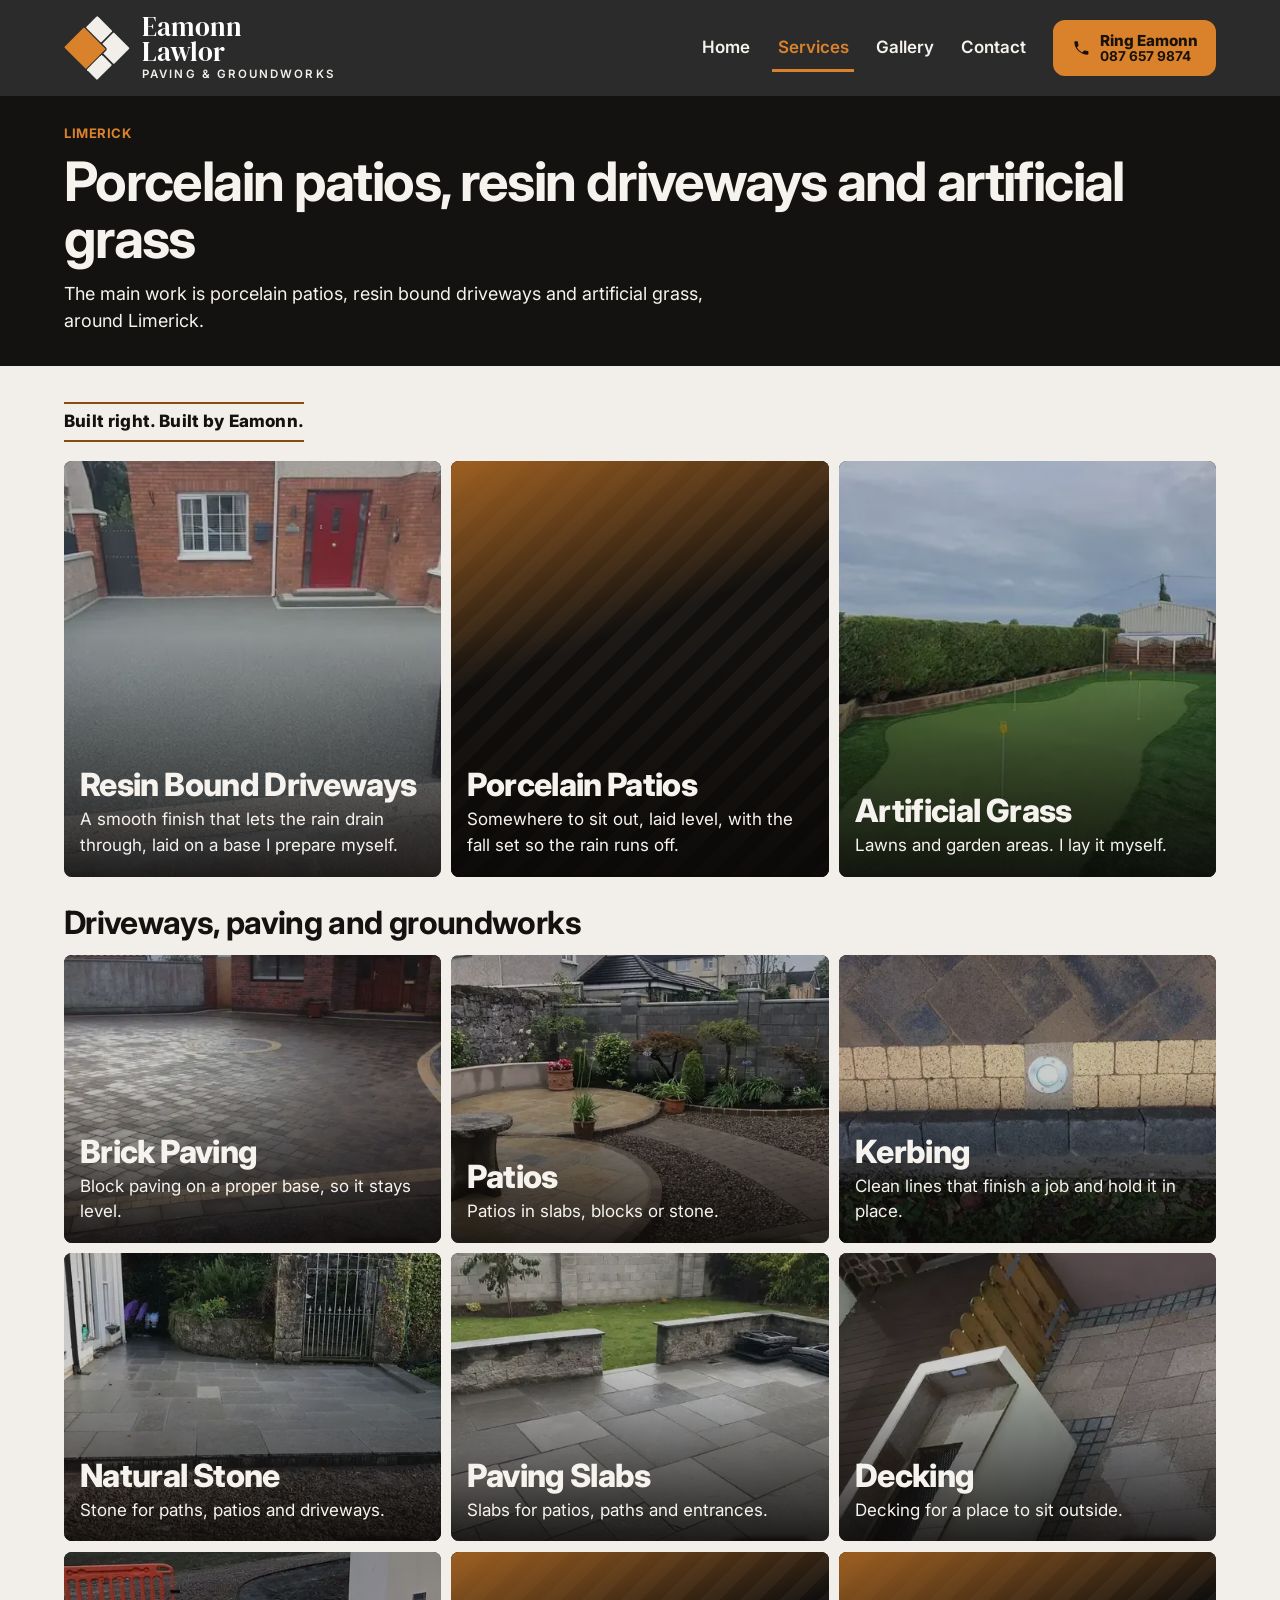
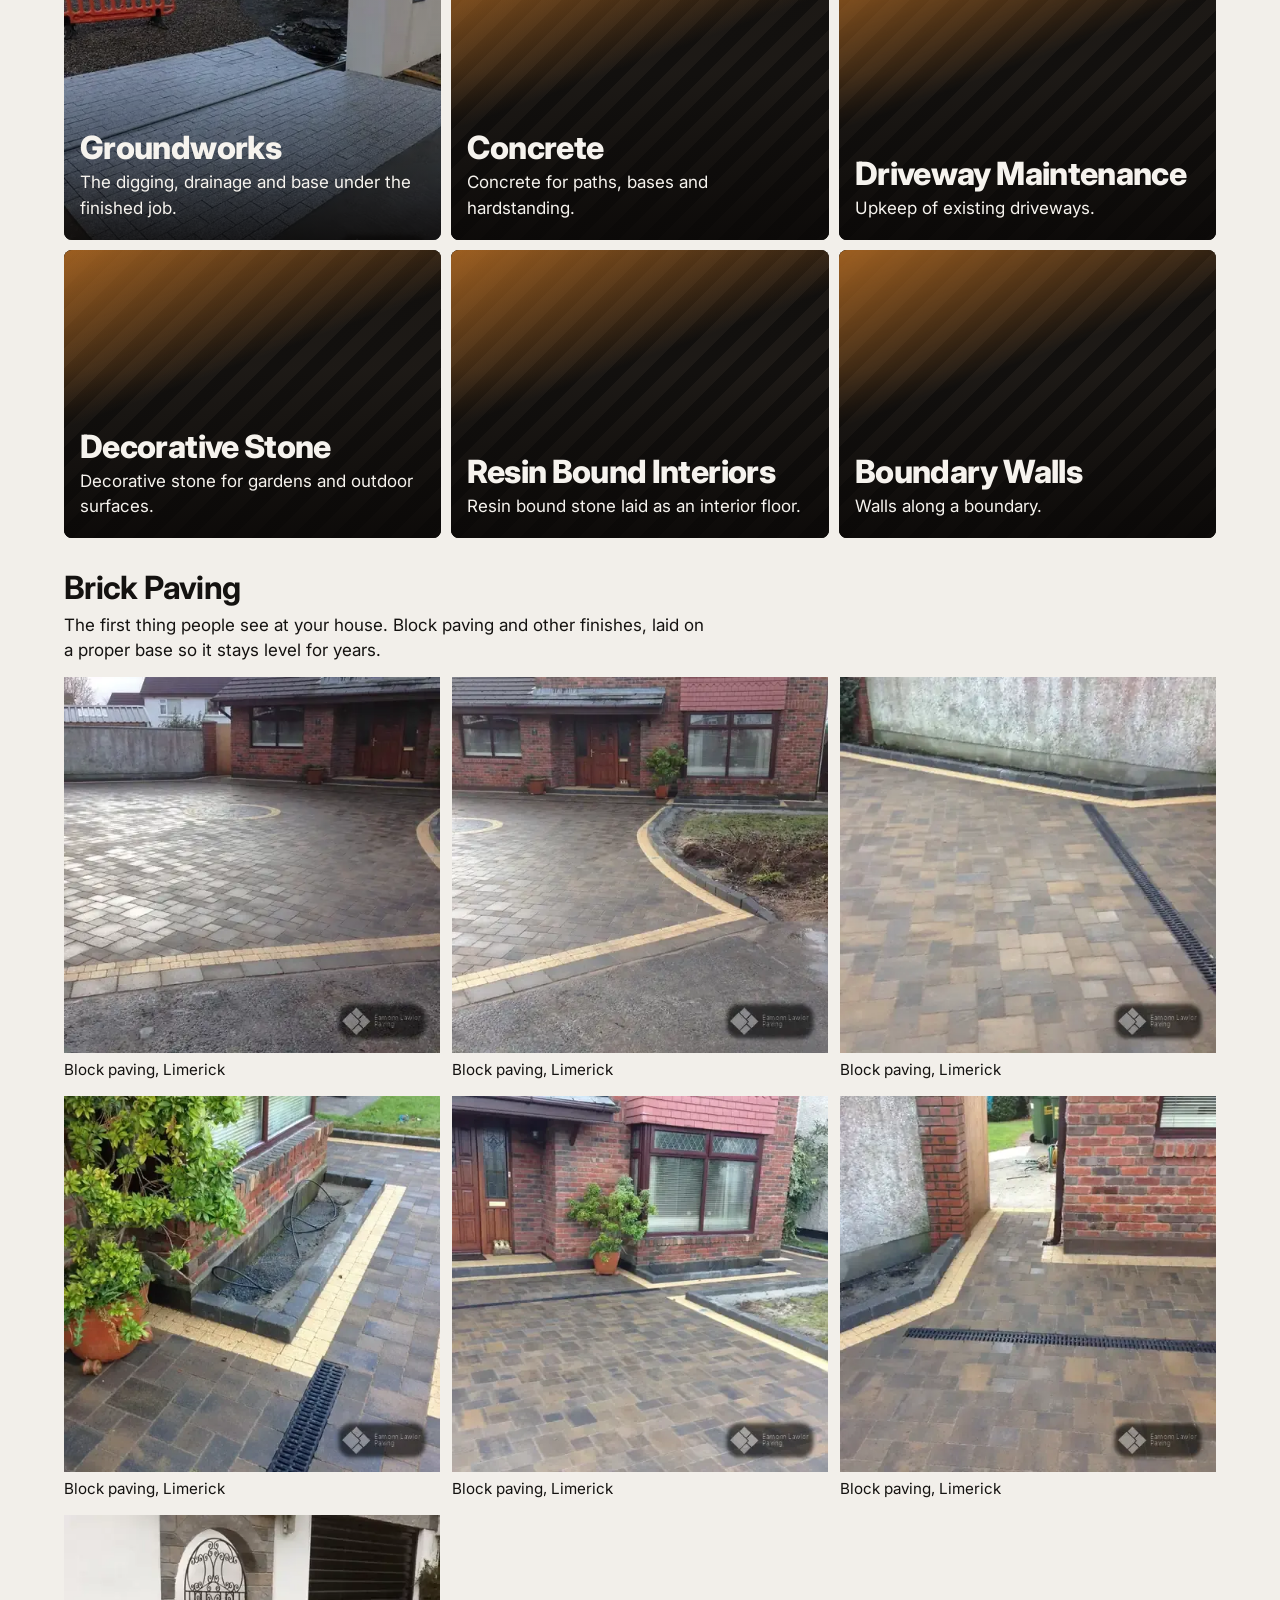
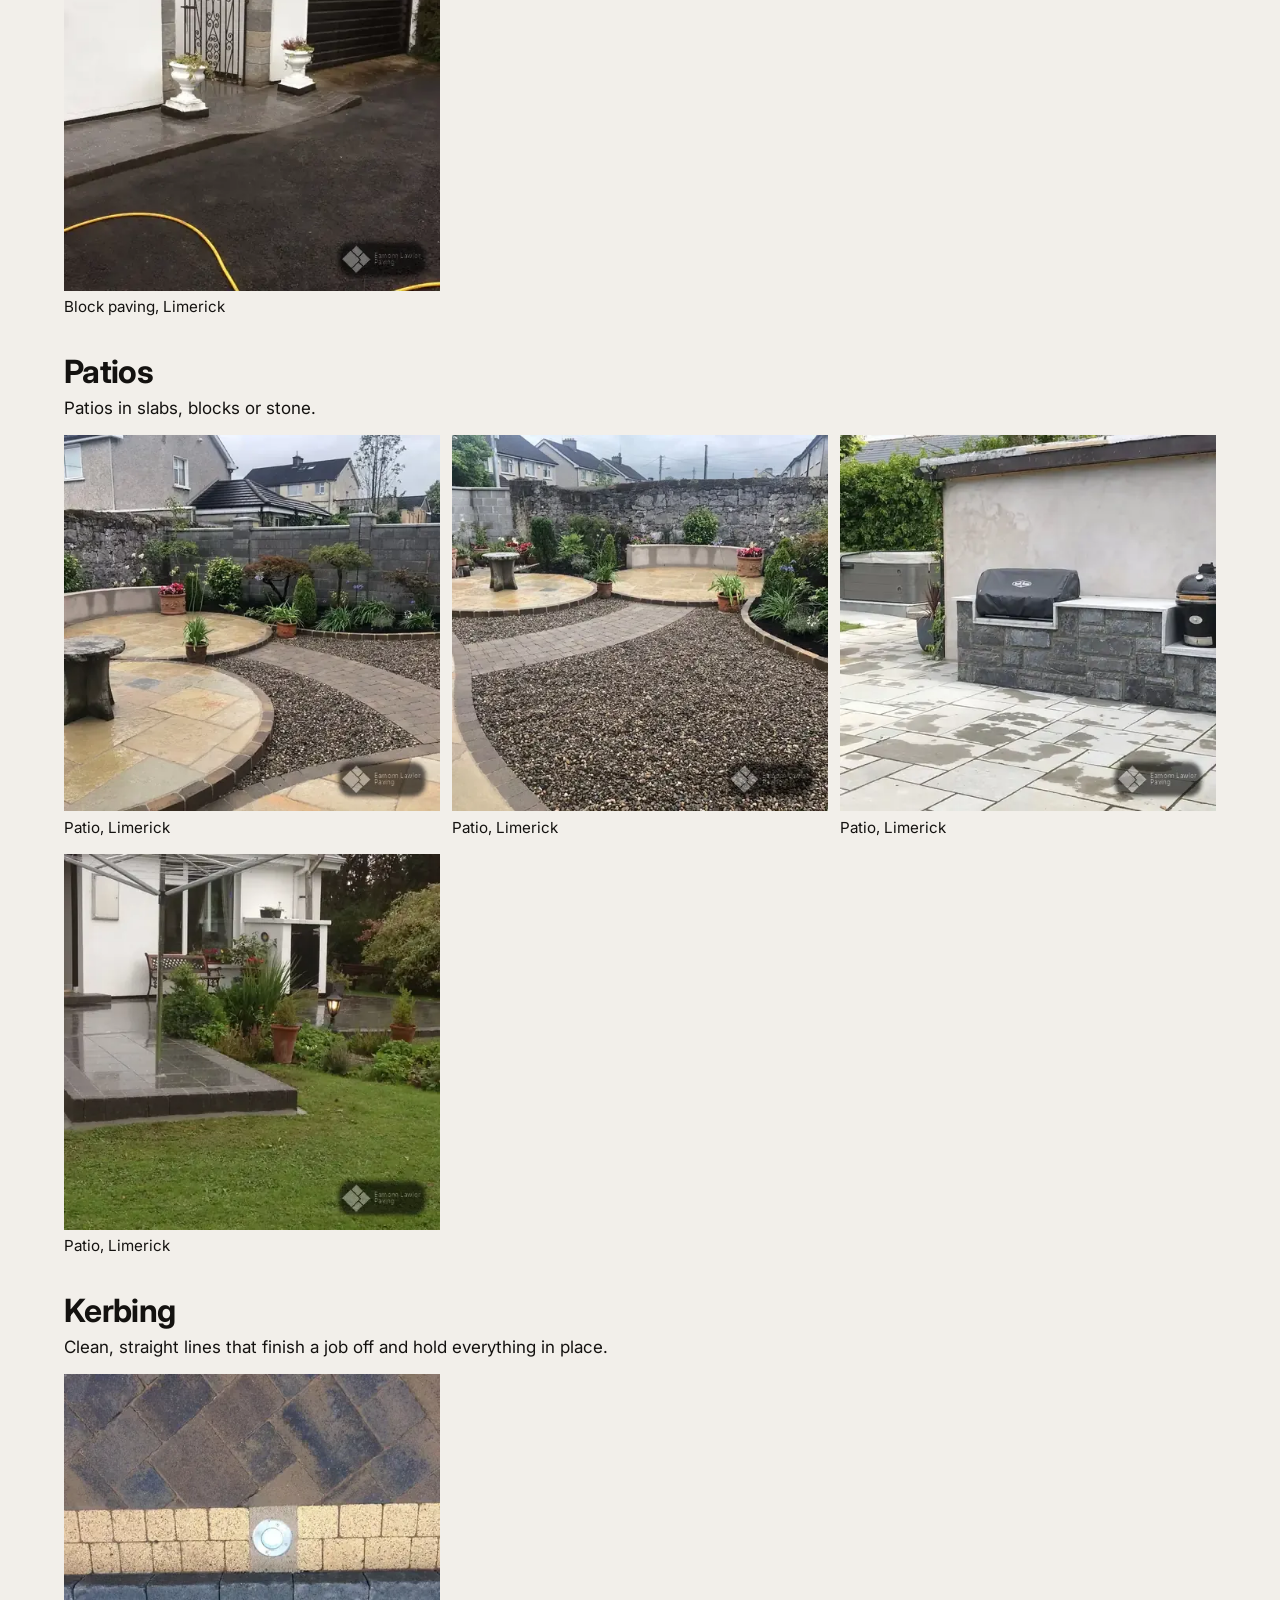
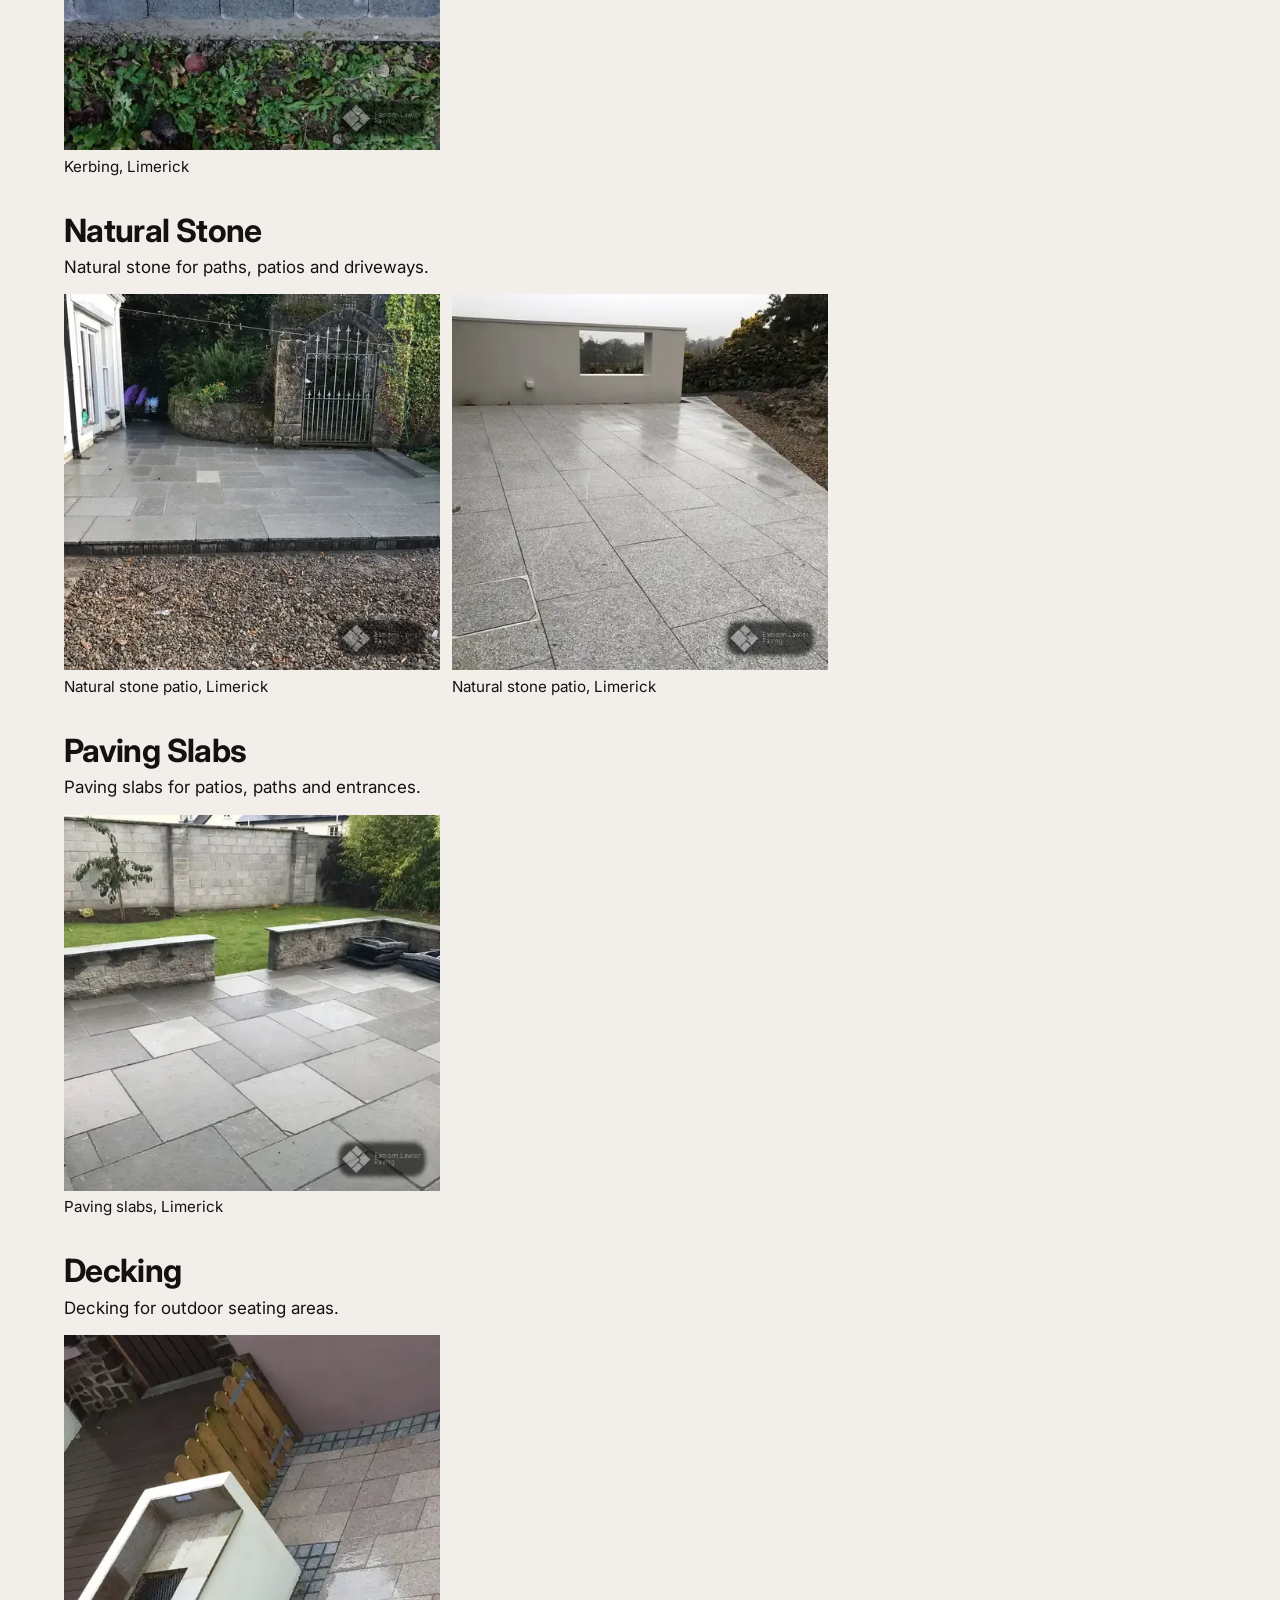
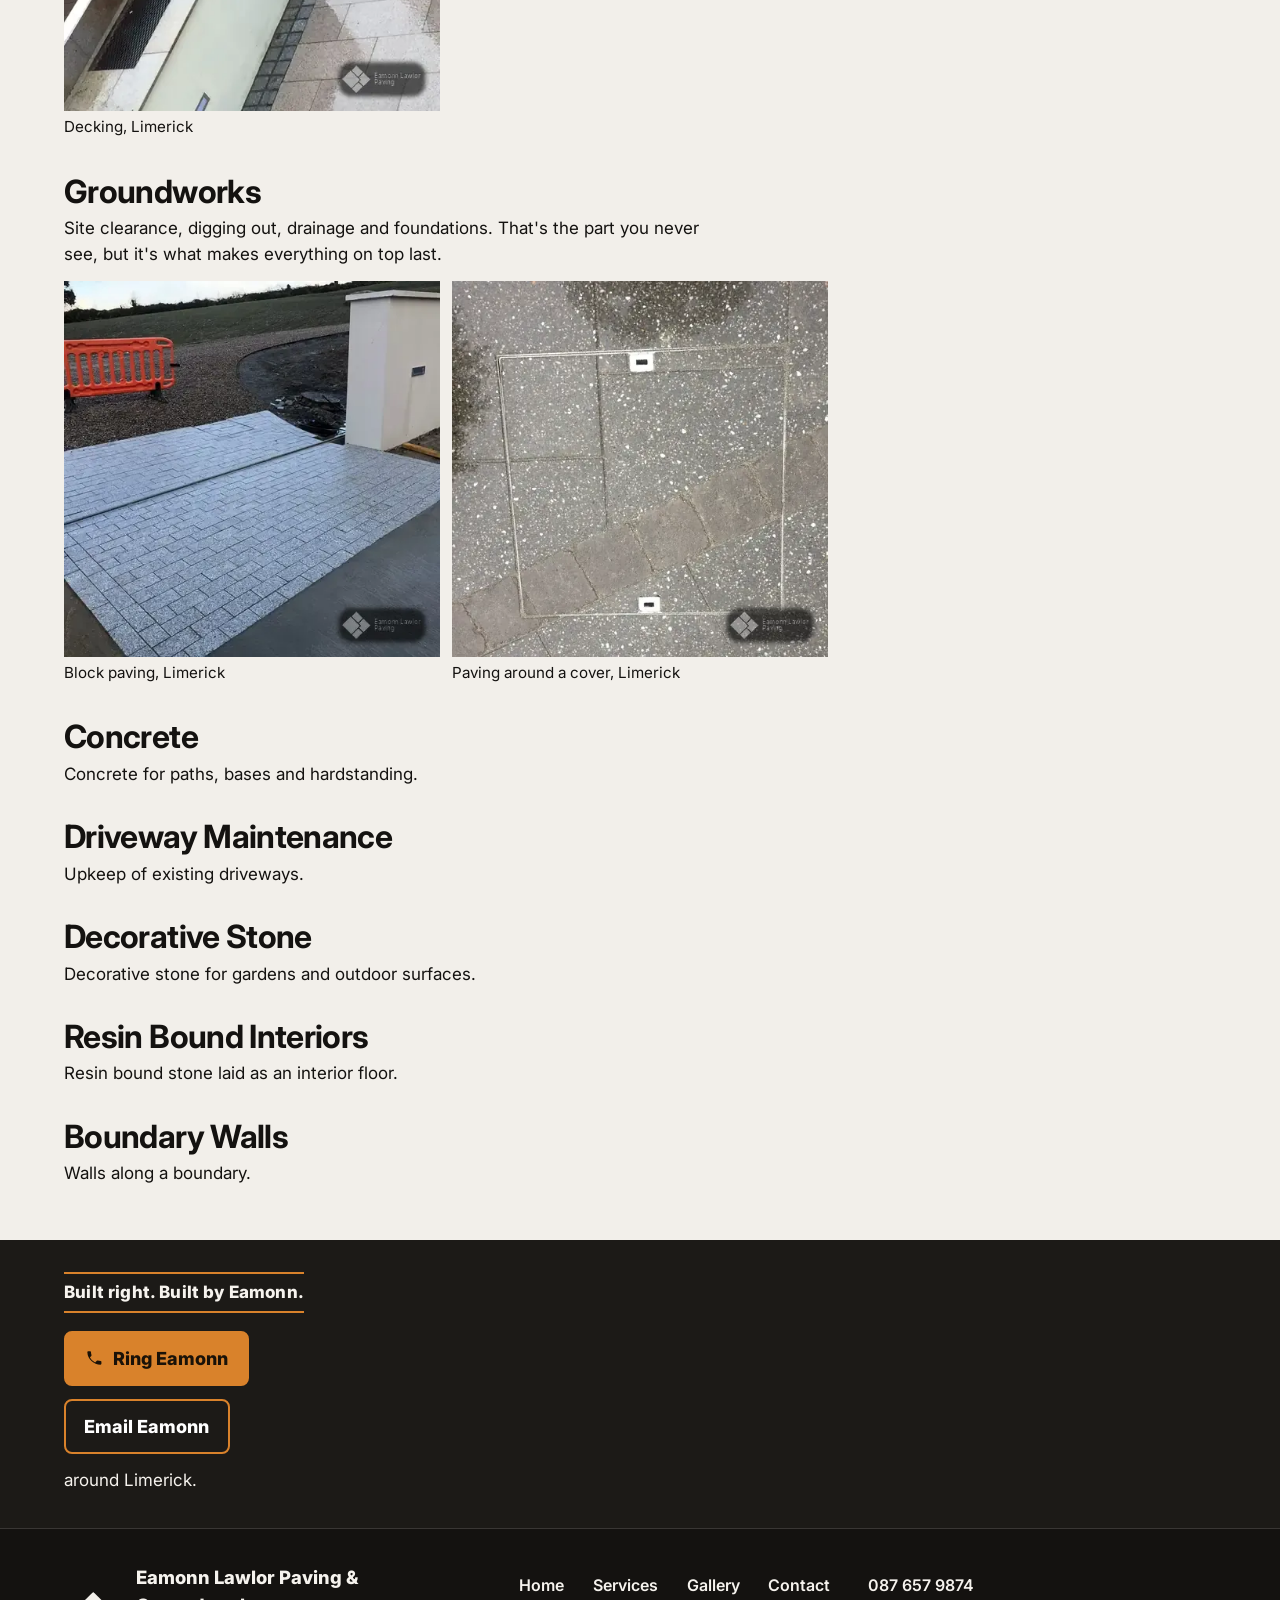
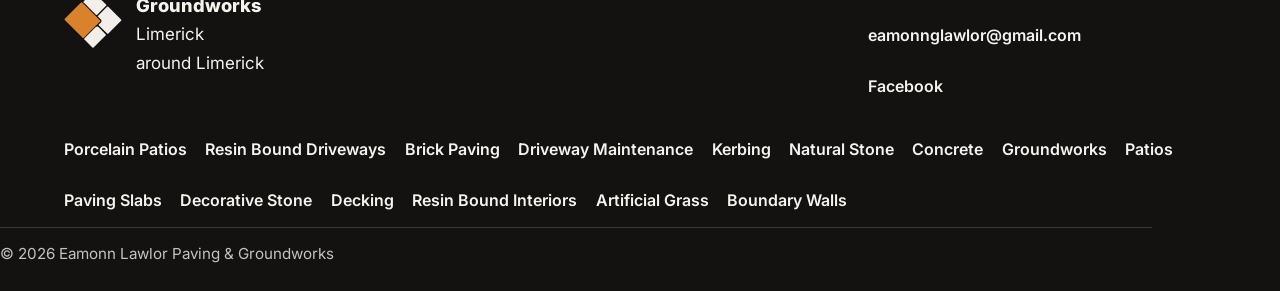
<file: services.html>
<!DOCTYPE html>
<html lang="en-IE">
<head>
  <meta charset="utf-8">
  <meta name="viewport" content="width=device-width, initial-scale=1">
  <!-- PLACEHOLDER: domain https://www.eamonnlawlorpaving.ie is not confirmed purchased. Replace canonical, Open Graph and JSON-LD URLs before launch. -->
  <title>Porcelain Patios and Resin Driveways | Eamonn Lawlor</title>
  <meta name="description" content="Porcelain patios, resin bound driveways and artificial grass in Limerick, with paving and groundworks. 25 years of experience.">
  <meta name="robots" content="index, follow">
  <meta name="theme-color" content="#141210">
  <meta name="format-detection" content="telephone=no">
  <meta name="geo.placename" content="Limerick">
  <meta name="geo.region" content="IE-LK">
  <link rel="canonical" href="https://www.eamonnlawlorpaving.ie/services.html">
  <meta property="og:type" content="website">
  <meta property="og:site_name" content="Eamonn Lawlor Paving &amp; Groundworks">
  <meta property="og:locale" content="en_IE">
  <meta property="og:title" content="Porcelain Patios and Resin Driveways | Eamonn Lawlor">
  <meta property="og:description" content="Porcelain patios, resin bound driveways and artificial grass in Limerick, with paving and groundworks. 25 years of experience.">
  <meta property="og:url" content="https://www.eamonnlawlorpaving.ie/services.html">
  <meta property="og:image" content="https://www.eamonnlawlorpaving.ie/images/og.jpg">
  <meta property="og:image:width" content="1200">
  <meta property="og:image:height" content="630">
  <meta property="og:image:alt" content="Eamonn Lawlor Paving &amp; Groundworks, Limerick">
  <meta name="twitter:card" content="summary_large_image">
  <meta name="twitter:title" content="Porcelain Patios and Resin Driveways | Eamonn Lawlor">
  <meta name="twitter:description" content="Porcelain patios, resin bound driveways and artificial grass in Limerick, with paving and groundworks. 25 years of experience.">
  <meta name="twitter:image" content="https://www.eamonnlawlorpaving.ie/images/og.jpg">
  <link rel="icon" href="favicon-32.png" type="image/png">
  <link rel="icon" href="favicon-32.png" type="image/png" sizes="32x32">
  <link rel="apple-touch-icon" href="apple-touch-icon.png">
  <link rel="preconnect" href="https://fonts.googleapis.com">
  <link rel="preconnect" href="https://fonts.gstatic.com" crossorigin>
  <link href="https://fonts.googleapis.com/css2?family=DM+Serif+Display&family=Inter:wght@400;600;700;800&display=swap" rel="stylesheet">
  <link rel="stylesheet" href="css/styles.css">
<!-- HIDDEN-BATHROOM: restore when bathroom photos arrive
      {
        "@type": "Offer",
        "itemOffered": {
          "@type": "Service",
          "name": "Microcement Bathrooms & Floors",
          "url": "https://www.eamonnlawlorpaving.ie/microcement.html"
        }
      },
-->
  <script type="application/ld+json">
{
  "@context": "https://schema.org",
  "@type": "HomeAndConstructionBusiness",
  "@id": "https://www.eamonnlawlorpaving.ie/#business",
  "name": "Eamonn Lawlor Paving & Groundworks",
  "description": "Paving, Resin and Patio Contractors in Limerick, with 25 years of experience.",
  "url": "https://www.eamonnlawlorpaving.ie/",
  "telephone": "+353876579874",
  "email": "eamonnglawlor@gmail.com",
  "image": "https://www.eamonnlawlorpaving.ie/images/og.jpg",
  "logo": "https://www.eamonnlawlorpaving.ie/brand/logo-dark-bg.png",
  "address": {
    "@type": "PostalAddress",
    "addressLocality": "Limerick",
    "addressRegion": "Co. Limerick",
    "addressCountry": "IE"
  },
  "areaServed": {
    "@type": "AdministrativeArea",
    "name": "Limerick"
  },
  "sameAs": [
    "https://www.facebook.com/eamonnglawlor"
  ],
  "hasOfferCatalog": {
    "@type": "OfferCatalog",
    "name": "Paving and groundworks",
    "itemListElement": [
      {
        "@type": "Offer",
        "itemOffered": {
          "@type": "Service",
          "name": "Porcelain Patios",
          "url": "https://www.eamonnlawlorpaving.ie/porcelain-patios.html"
        }
      },
      {
        "@type": "Offer",
        "itemOffered": {
          "@type": "Service",
          "name": "Resin Bound Driveways",
          "url": "https://www.eamonnlawlorpaving.ie/resin-driveways.html"
        }
      },
      {
        "@type": "Offer",
        "itemOffered": {
          "@type": "Service",
          "name": "Brick Paving"
        }
      },
      {
        "@type": "Offer",
        "itemOffered": {
          "@type": "Service",
          "name": "Driveway Maintenance"
        }
      },
      {
        "@type": "Offer",
        "itemOffered": {
          "@type": "Service",
          "name": "Kerbing"
        }
      },
      {
        "@type": "Offer",
        "itemOffered": {
          "@type": "Service",
          "name": "Natural Stone"
        }
      },
      {
        "@type": "Offer",
        "itemOffered": {
          "@type": "Service",
          "name": "Concrete"
        }
      },
      {
        "@type": "Offer",
        "itemOffered": {
          "@type": "Service",
          "name": "Groundworks"
        }
      },
      {
        "@type": "Offer",
        "itemOffered": {
          "@type": "Service",
          "name": "Patios"
        }
      },
      {
        "@type": "Offer",
        "itemOffered": {
          "@type": "Service",
          "name": "Paving Slabs"
        }
      },
      {
        "@type": "Offer",
        "itemOffered": {
          "@type": "Service",
          "name": "Decorative Stone"
        }
      },
      {
        "@type": "Offer",
        "itemOffered": {
          "@type": "Service",
          "name": "Decking"
        }
      },
      {
        "@type": "Offer",
        "itemOffered": {
          "@type": "Service",
          "name": "Resin Bound Interiors"
        }
      },
      {
        "@type": "Offer",
        "itemOffered": {
          "@type": "Service",
          "name": "Artificial Grass",
          "url": "https://www.eamonnlawlorpaving.ie/artificial-grass.html"
        }
      },
      {
        "@type": "Offer",
        "itemOffered": {
          "@type": "Service",
          "name": "Boundary Walls"
        }
      }
    ]
  }
}
  </script>
</head>
<body>
  <a class="skip" href="#main">Skip to content</a>
  <header class="site-header on-dark">
    <div class="header-bar">
      <a class="brand" href="index.html">
        <img class="logo" src="brand/logo-dark-bg.svg" width="600" height="580" alt="">
        <span class="brand-text">
          <span class="brand-name">Eamonn</span>
          <span class="brand-name">Lawlor</span>
          <span class="brand-trade">Paving &amp; Groundworks</span>
        </span>
      </a>
      <nav class="nav" aria-label="Primary">
        <a href="index.html">Home</a>
        <a href="services.html" aria-current="page">Services</a>
        <a href="gallery.html">Gallery</a>
        <a href="contact.html">Contact</a>
      </nav>
      <a class="btn header-call" href="tel:+353876579874">
        <svg viewBox="0 0 24 24" aria-hidden="true" focusable="false">
          <path fill="currentColor" d="M6.7 10.7a15 15 0 0 0 6.6 6.6l2.1-2.1a1 1 0 0 1 1-.3 12 12 0 0 0 3.5.6 1 1 0 0 1 1 1V19a1 1 0 0 1-1 1A16 16 0 0 1 4 5a1 1 0 0 1 1-1h2.4a1 1 0 0 1 1 1 12 12 0 0 0 .6 3.5 1 1 0 0 1-.3 1l-2 2.2z"/>
        </svg>
        <span class="header-call-text">
          <span class="header-call-label">Ring Eamonn</span>
          <span class="header-call-number">087 657 9874</span>
        </span>
      </a>
    </div>
  </header>
  <main id="main">
    <section class="page-hero on-dark">
      <div class="wrap">
        <p class="kicker">Limerick</p>
        <h1>Porcelain patios, resin driveways and artificial grass</h1>
        <p class="lede">The main work is porcelain patios, resin bound driveways and artificial grass, around Limerick<!-- PLACEHOLDER: confirm service area with Eamonn -->.</p>
      </div>
    </section>
    <section class="panel" aria-label="Services">
      <div class="wrap">
        <p class="tagline">Built right. Built by Eamonn.</p>
      <div class="service-tiles service-tiles-out">
        <a class="tile tile-lg" href="resin-driveways.html">
          <picture>
            <source type="image/webp" srcset="assets/img/gallery/resin-01-480.webp 480w, assets/img/gallery/resin-01-800.webp 800w, assets/img/gallery/resin-01-1200.webp 1200w" sizes="(min-width: 800px) 50vw, 100vw">
            <img src="assets/img/gallery/resin-01-800.jpg" alt="" width="800" height="379" loading="lazy" decoding="async">
          </picture>
          <div class="tile-shade" aria-hidden="true"></div>
          <div class="tile-copy">
            <p class="tile-title">Resin Bound Driveways</p>
            <p>A smooth finish that lets the rain drain through, laid on a base I prepare myself.</p>
          </div>
        </a>
        <a class="tile tile-lg" href="porcelain-patios.html">
          <div class="tile-pattern" aria-hidden="true"></div>
          <div class="tile-shade" aria-hidden="true"></div>
          <div class="tile-copy">
            <p class="tile-title">Porcelain Patios</p>
            <p>Somewhere to sit out, laid level, with the fall set so the rain runs off.</p>
          </div>
        </a>
        <a class="tile tile-lg" href="artificial-grass.html">
          <picture>
            <source type="image/webp" srcset="assets/img/gallery/grass-01-480.webp 480w, assets/img/gallery/grass-01-800.webp 800w, assets/img/gallery/grass-01-1200.webp 1200w" sizes="(min-width: 800px) 50vw, 100vw">
            <img src="assets/img/gallery/grass-01-800.jpg" alt="" width="800" height="380" loading="lazy" decoding="async">
          </picture>
          <div class="tile-shade" aria-hidden="true"></div>
          <div class="tile-copy">
            <p class="tile-title">Artificial Grass</p>
            <p>Lawns and garden areas. I lay it myself.</p>
          </div>
        </a>
      </div>
      <!-- HIDDEN-BATHROOM: restore when bathroom photos arrive
      <a class="tile tile-sm" href="microcement.html">
          <div class="tile-pattern" aria-hidden="true"></div>
          <div class="tile-shade" aria-hidden="true"></div>
          <div class="tile-copy">
            <p class="tile-title">Microcement Bathrooms &amp; Floors</p>
            <p>Bathroom walls and floors, and other indoor floors. I lay it myself.</p>
          </div>
        </a>
      -->
                <h2 id="more-work">Driveways, paving and groundworks</h2>
        <div class="work-tiles">
        <a class="tile home-tile" href="#brick-paving">
          <picture>
            <source type="image/webp" srcset="assets/img/gallery/14-480.webp 480w, assets/img/gallery/14-800.webp 800w, assets/img/gallery/14-1200.webp 1200w" sizes="(min-width: 1100px) 30vw, (min-width: 700px) 50vw, 100vw">
            <img src="assets/img/gallery/14-800.jpg" alt="" width="800" height="800" loading="lazy" decoding="async">
          </picture>
          <div class="tile-shade" aria-hidden="true"></div>
          <div class="tile-copy">
            <p class="tile-title">Brick Paving</p>
            <p>Block paving on a proper base, so it stays level.</p>
          </div>
        </a>
        <a class="tile home-tile" href="#patios">
          <picture>
            <source type="image/webp" srcset="assets/img/gallery/04-480.webp 480w, assets/img/gallery/04-800.webp 800w, assets/img/gallery/04-1200.webp 1200w" sizes="(min-width: 1100px) 30vw, (min-width: 700px) 50vw, 100vw">
            <img src="assets/img/gallery/04-800.jpg" alt="" width="800" height="800" loading="lazy" decoding="async">
          </picture>
          <div class="tile-shade" aria-hidden="true"></div>
          <div class="tile-copy">
            <p class="tile-title">Patios</p>
            <p>Patios in slabs, blocks or stone.</p>
          </div>
        </a>
        <a class="tile home-tile" href="#kerbing">
          <picture>
            <source type="image/webp" srcset="assets/img/gallery/12-480.webp 480w, assets/img/gallery/12-800.webp 800w, assets/img/gallery/12-1200.webp 1200w" sizes="(min-width: 1100px) 30vw, (min-width: 700px) 50vw, 100vw">
            <img src="assets/img/gallery/12-800.jpg" alt="" width="800" height="800" loading="lazy" decoding="async">
          </picture>
          <div class="tile-shade" aria-hidden="true"></div>
          <div class="tile-copy">
            <p class="tile-title">Kerbing</p>
            <p>Clean lines that finish a job and hold it in place.</p>
          </div>
        </a>
        <a class="tile home-tile" href="#natural-stone">
          <picture>
            <source type="image/webp" srcset="assets/img/gallery/06-480.webp 480w, assets/img/gallery/06-800.webp 800w, assets/img/gallery/06-1200.webp 1200w" sizes="(min-width: 1100px) 30vw, (min-width: 700px) 50vw, 100vw">
            <img src="assets/img/gallery/06-800.jpg" alt="" width="800" height="800" loading="lazy" decoding="async">
          </picture>
          <div class="tile-shade" aria-hidden="true"></div>
          <div class="tile-copy">
            <p class="tile-title">Natural Stone</p>
            <p>Stone for paths, patios and driveways.</p>
          </div>
        </a>
        <a class="tile home-tile" href="#paving-slabs">
          <picture>
            <source type="image/webp" srcset="assets/img/gallery/08-480.webp 480w, assets/img/gallery/08-800.webp 800w, assets/img/gallery/08-1200.webp 1200w" sizes="(min-width: 1100px) 30vw, (min-width: 700px) 50vw, 100vw">
            <img src="assets/img/gallery/08-800.jpg" alt="" width="800" height="800" loading="lazy" decoding="async">
          </picture>
          <div class="tile-shade" aria-hidden="true"></div>
          <div class="tile-copy">
            <p class="tile-title">Paving Slabs</p>
            <p>Slabs for patios, paths and entrances.</p>
          </div>
        </a>
        <a class="tile home-tile" href="#decking">
          <picture>
            <source type="image/webp" srcset="assets/img/gallery/09-480.webp 480w, assets/img/gallery/09-800.webp 800w, assets/img/gallery/09-1200.webp 1200w" sizes="(min-width: 1100px) 30vw, (min-width: 700px) 50vw, 100vw">
            <img src="assets/img/gallery/09-800.jpg" alt="" width="800" height="800" loading="lazy" decoding="async">
          </picture>
          <div class="tile-shade" aria-hidden="true"></div>
          <div class="tile-copy">
            <p class="tile-title">Decking</p>
            <p>Decking for a place to sit outside.</p>
          </div>
        </a>
        <a class="tile home-tile" href="#groundworks">
          <picture>
            <source type="image/webp" srcset="assets/img/gallery/02-480.webp 480w, assets/img/gallery/02-800.webp 800w, assets/img/gallery/02-1200.webp 1200w" sizes="(min-width: 1100px) 30vw, (min-width: 700px) 50vw, 100vw">
            <img src="assets/img/gallery/02-800.jpg" alt="" width="800" height="800" loading="lazy" decoding="async">
          </picture>
          <div class="tile-shade" aria-hidden="true"></div>
          <div class="tile-copy">
            <p class="tile-title">Groundworks</p>
            <p>The digging, drainage and base under the finished job.</p>
          </div>
        </a>
        <a class="tile home-tile" href="#concrete">
          <div class="tile-pattern" aria-hidden="true"></div>
          <div class="tile-shade" aria-hidden="true"></div>
          <div class="tile-copy">
            <p class="tile-title">Concrete</p>
            <p>Concrete for paths, bases and hardstanding.</p>
          </div>
        </a>
        <a class="tile home-tile" href="#driveway-maintenance">
          <div class="tile-pattern" aria-hidden="true"></div>
          <div class="tile-shade" aria-hidden="true"></div>
          <div class="tile-copy">
            <p class="tile-title">Driveway Maintenance</p>
            <p>Upkeep of existing driveways.</p>
          </div>
        </a>
        <a class="tile home-tile" href="#decorative-stone">
          <div class="tile-pattern" aria-hidden="true"></div>
          <div class="tile-shade" aria-hidden="true"></div>
          <div class="tile-copy">
            <p class="tile-title">Decorative Stone</p>
            <p>Decorative stone for gardens and outdoor surfaces.</p>
          </div>
        </a>
        <a class="tile home-tile" href="#resin-bound-interiors">
          <div class="tile-pattern" aria-hidden="true"></div>
          <div class="tile-shade" aria-hidden="true"></div>
          <div class="tile-copy">
            <p class="tile-title">Resin Bound Interiors</p>
            <p>Resin bound stone laid as an interior floor.</p>
          </div>
        </a>
        <a class="tile home-tile" href="#boundary-walls">
          <div class="tile-pattern" aria-hidden="true"></div>
          <div class="tile-shade" aria-hidden="true"></div>
          <div class="tile-copy">
            <p class="tile-title">Boundary Walls</p>
            <p>Walls along a boundary.</p>
          </div>
        </a>
        </div>
        <article class="service-detail" id="brick-paving">
          <h2>Brick Paving</h2>
          <p>The first thing people see at your house. Block paving and other finishes, laid on a proper base so it stays level for years.</p>
<ul class="gallery">
          <li>
            <figure>
              <button type="button" class="shot" id="14" data-full="assets/img/gallery/14-800.jpg" data-full-webp="assets/img/gallery/14-1200.webp" data-width="1200" data-height="1200" data-caption="Block paving, Limerick">
                <picture>
            <source type="image/webp" srcset="assets/img/gallery/14-480.webp 480w, assets/img/gallery/14-800.webp 800w, assets/img/gallery/14-1200.webp 1200w" sizes="(min-width: 900px) 30vw, 50vw">
            <img src="assets/img/gallery/14-800.jpg" alt="A wide block-paved driveway in grey and brown blocks, with a circular centre and a buff kerb, in front of a brick house." width="800" height="800" loading="lazy" decoding="async">
          </picture>
              </button>
              <figcaption>Block paving, Limerick</figcaption>
            </figure>
          </li>
          <li>
            <figure>
              <button type="button" class="shot" id="10" data-full="assets/img/gallery/10-800.jpg" data-full-webp="assets/img/gallery/10-1200.webp" data-width="1200" data-height="1200" data-caption="Block paving, Limerick">
                <picture>
            <source type="image/webp" srcset="assets/img/gallery/10-480.webp 480w, assets/img/gallery/10-800.webp 800w, assets/img/gallery/10-1200.webp 1200w" sizes="(min-width: 900px) 30vw, 50vw">
            <img src="assets/img/gallery/10-800.jpg" alt="A block-paved driveway in mixed grey and brown blocks, with a buff kerb line, in front of a brick house." width="800" height="800" loading="lazy" decoding="async">
          </picture>
              </button>
              <figcaption>Block paving, Limerick</figcaption>
            </figure>
          </li>
          <li>
            <figure>
              <button type="button" class="shot" id="11" data-full="assets/img/gallery/11-800.jpg" data-full-webp="assets/img/gallery/11-1200.webp" data-width="1200" data-height="1200" data-caption="Block paving, Limerick">
                <picture>
            <source type="image/webp" srcset="assets/img/gallery/11-480.webp 480w, assets/img/gallery/11-800.webp 800w, assets/img/gallery/11-1200.webp 1200w" sizes="(min-width: 900px) 30vw, 50vw">
            <img src="assets/img/gallery/11-800.jpg" alt="Brown and grey block paving with a buff kerb, a dark channel drain and a dark kerb along a rendered wall." width="800" height="800" loading="lazy" decoding="async">
          </picture>
              </button>
              <figcaption>Block paving, Limerick</figcaption>
            </figure>
          </li>
          <li>
            <figure>
              <button type="button" class="shot" id="15" data-full="assets/img/gallery/15-800.jpg" data-full-webp="assets/img/gallery/15-1200.webp" data-width="1200" data-height="1200" data-caption="Block paving, Limerick">
                <picture>
            <source type="image/webp" srcset="assets/img/gallery/15-480.webp 480w, assets/img/gallery/15-800.webp 800w, assets/img/gallery/15-1200.webp 1200w" sizes="(min-width: 900px) 30vw, 50vw">
            <img src="assets/img/gallery/15-800.jpg" alt="Brown and grey block paving with buff kerb lines, a dark channel drain and an open gravel strip beside a brick wall." width="800" height="800" loading="lazy" decoding="async">
          </picture>
              </button>
              <figcaption>Block paving, Limerick</figcaption>
            </figure>
          </li>
          <li>
            <figure>
              <button type="button" class="shot" id="16" data-full="assets/img/gallery/16-800.jpg" data-full-webp="assets/img/gallery/16-1200.webp" data-width="1200" data-height="1200" data-caption="Block paving, Limerick">
                <picture>
            <source type="image/webp" srcset="assets/img/gallery/16-480.webp 480w, assets/img/gallery/16-800.webp 800w, assets/img/gallery/16-1200.webp 1200w" sizes="(min-width: 900px) 30vw, 50vw">
            <img src="assets/img/gallery/16-800.jpg" alt="A block-paved driveway in brown and grey blocks with buff kerb lines, in front of a brick house with a bay window." width="800" height="800" loading="lazy" decoding="async">
          </picture>
              </button>
              <figcaption>Block paving, Limerick</figcaption>
            </figure>
          </li>
          <li>
            <figure>
              <button type="button" class="shot" id="17" data-full="assets/img/gallery/17-800.jpg" data-full-webp="assets/img/gallery/17-1200.webp" data-width="1200" data-height="1200" data-caption="Block paving, Limerick">
                <picture>
            <source type="image/webp" srcset="assets/img/gallery/17-480.webp 480w, assets/img/gallery/17-800.webp 800w, assets/img/gallery/17-1200.webp 1200w" sizes="(min-width: 900px) 30vw, 50vw">
            <img src="assets/img/gallery/17-800.jpg" alt="A block-paved path in brown and grey blocks with a buff kerb and a dark channel drain, between brick walls." width="800" height="800" loading="lazy" decoding="async">
          </picture>
              </button>
              <figcaption>Block paving, Limerick</figcaption>
            </figure>
          </li>
          <li>
            <figure>
              <button type="button" class="shot" id="19" data-full="assets/img/gallery/19-800.jpg" data-full-webp="assets/img/gallery/19-1200.webp" data-width="1200" data-height="1200" data-caption="Block paving, Limerick">
                <picture>
            <source type="image/webp" srcset="assets/img/gallery/19-480.webp 480w, assets/img/gallery/19-800.webp 800w, assets/img/gallery/19-1200.webp 1200w" sizes="(min-width: 900px) 30vw, 50vw">
            <img src="assets/img/gallery/19-800.jpg" alt="Dark block paving by an arched iron gate and a roller garage door, with two white urns and a yellow hose on the wet surface in front." width="800" height="800" loading="lazy" decoding="async">
          </picture>
              </button>
              <figcaption>Block paving, Limerick</figcaption>
            </figure>
          </li>
          </ul>
        </article>
        <article class="service-detail" id="patios">
          <h2>Patios</h2>
          <p>Patios in slabs, blocks or stone.</p>
<ul class="gallery">
          <li>
            <figure>
              <button type="button" class="shot" id="04" data-full="assets/img/gallery/04-800.jpg" data-full-webp="assets/img/gallery/04-1200.webp" data-width="1200" data-height="1200" data-caption="Patio, Limerick">
                <picture>
            <source type="image/webp" srcset="assets/img/gallery/04-480.webp 480w, assets/img/gallery/04-800.webp 800w, assets/img/gallery/04-1200.webp 1200w" sizes="(min-width: 900px) 30vw, 50vw">
            <img src="assets/img/gallery/04-800.jpg" alt="Two circular sandstone patios edged with block kerbs, a block path, gravel beds and a block wall." width="800" height="800" loading="lazy" decoding="async">
          </picture>
              </button>
              <figcaption>Patio, Limerick</figcaption>
            </figure>
          </li>
          <li>
            <figure>
              <button type="button" class="shot" id="03" data-full="assets/img/gallery/03-800.jpg" data-full-webp="assets/img/gallery/03-1200.webp" data-width="1200" data-height="1200" data-caption="Patio, Limerick">
                <picture>
            <source type="image/webp" srcset="assets/img/gallery/03-480.webp 480w, assets/img/gallery/03-800.webp 800w, assets/img/gallery/03-1200.webp 1200w" sizes="(min-width: 900px) 30vw, 50vw">
            <img src="assets/img/gallery/03-800.jpg" alt="A circular sandstone patio and a curved sandstone seating area, with a block path, gravel and a stone boundary wall." width="800" height="800" loading="lazy" decoding="async">
          </picture>
              </button>
              <figcaption>Patio, Limerick</figcaption>
            </figure>
          </li>
          <li>
            <figure>
              <button type="button" class="shot" id="05" data-full="assets/img/gallery/05-800.jpg" data-full-webp="assets/img/gallery/05-1200.webp" data-width="1200" data-height="1200" data-caption="Patio, Limerick">
                <picture>
            <source type="image/webp" srcset="assets/img/gallery/05-480.webp 480w, assets/img/gallery/05-800.webp 800w, assets/img/gallery/05-1200.webp 1200w" sizes="(min-width: 900px) 30vw, 50vw">
            <img src="assets/img/gallery/05-800.jpg" alt="An outdoor kitchen of dark stone, with a covered barbecue and a round ceramic cooker, on large grey patio slabs." width="800" height="800" loading="lazy" decoding="async">
          </picture>
              </button>
              <figcaption>Patio, Limerick</figcaption>
            </figure>
          </li>
          <li>
            <figure>
              <button type="button" class="shot" id="20" data-full="assets/img/gallery/20-800.jpg" data-full-webp="assets/img/gallery/20-1200.webp" data-width="1200" data-height="1200" data-caption="Patio, Limerick">
                <picture>
            <source type="image/webp" srcset="assets/img/gallery/20-480.webp 480w, assets/img/gallery/20-800.webp 800w, assets/img/gallery/20-1200.webp 1200w" sizes="(min-width: 900px) 30vw, 50vw">
            <img src="assets/img/gallery/20-800.jpg" alt="A raised patio of dark speckled slabs with a block edge, beside a lawn and planting, with a wet paved area further back." width="800" height="800" loading="lazy" decoding="async">
          </picture>
              </button>
              <figcaption>Patio, Limerick</figcaption>
            </figure>
          </li>
          </ul>
        </article>
        <article class="service-detail" id="kerbing">
          <h2>Kerbing</h2>
          <p>Clean, straight lines that finish a job off and hold everything in place.</p>
<ul class="gallery">
          <li>
            <figure>
              <button type="button" class="shot" id="12" data-full="assets/img/gallery/12-800.jpg" data-full-webp="assets/img/gallery/12-1200.webp" data-width="1200" data-height="1200" data-caption="Kerbing, Limerick">
                <picture>
            <source type="image/webp" srcset="assets/img/gallery/12-480.webp 480w, assets/img/gallery/12-800.webp 800w, assets/img/gallery/12-1200.webp 1200w" sizes="(min-width: 900px) 30vw, 50vw">
            <img src="assets/img/gallery/12-800.jpg" alt="Dark block paving meeting a buff block kerb, with a round ground light and a row of dark kerb stones." width="800" height="800" loading="lazy" decoding="async">
          </picture>
              </button>
              <figcaption>Kerbing, Limerick</figcaption>
            </figure>
          </li>
          </ul>
        </article>
        <article class="service-detail" id="natural-stone">
          <h2>Natural Stone</h2>
          <p>Natural stone for paths, patios and driveways.</p>
<ul class="gallery">
          <li>
            <figure>
              <button type="button" class="shot" id="06" data-full="assets/img/gallery/06-800.jpg" data-full-webp="assets/img/gallery/06-1200.webp" data-width="1200" data-height="1200" data-caption="Natural stone patio, Limerick">
                <picture>
            <source type="image/webp" srcset="assets/img/gallery/06-480.webp 480w, assets/img/gallery/06-800.webp 800w, assets/img/gallery/06-1200.webp 1200w" sizes="(min-width: 900px) 30vw, 50vw">
            <img src="assets/img/gallery/06-800.jpg" alt="Grey natural-stone patio slabs with a dark kerb, in front of a stone wall and an iron gate, with gravel in the foreground." width="800" height="800" loading="lazy" decoding="async">
          </picture>
              </button>
              <figcaption>Natural stone patio, Limerick</figcaption>
            </figure>
          </li>
          <li>
            <figure>
              <button type="button" class="shot" id="01" data-full="assets/img/gallery/01-800.jpg" data-full-webp="assets/img/gallery/01-1200.webp" data-width="1200" data-height="1200" data-caption="Natural stone patio, Limerick">
                <picture>
            <source type="image/webp" srcset="assets/img/gallery/01-480.webp 480w, assets/img/gallery/01-800.webp 800w, assets/img/gallery/01-1200.webp 1200w" sizes="(min-width: 900px) 30vw, 50vw">
            <img src="assets/img/gallery/01-800.jpg" alt="Grey granite paving slabs on a patio, wet from rain, beside a rendered wall with a rectangular opening and a gravel bank." width="800" height="800" loading="lazy" decoding="async">
          </picture>
              </button>
              <figcaption>Natural stone patio, Limerick</figcaption>
            </figure>
          </li>
          </ul>
        </article>
        <article class="service-detail" id="paving-slabs">
          <h2>Paving Slabs</h2>
          <p>Paving slabs for patios, paths and entrances.</p>
<ul class="gallery">
          <li>
            <figure>
              <button type="button" class="shot" id="08" data-full="assets/img/gallery/08-800.jpg" data-full-webp="assets/img/gallery/08-1200.webp" data-width="1200" data-height="1200" data-caption="Paving slabs, Limerick">
                <picture>
            <source type="image/webp" srcset="assets/img/gallery/08-480.webp 480w, assets/img/gallery/08-800.webp 800w, assets/img/gallery/08-1200.webp 1200w" sizes="(min-width: 900px) 30vw, 50vw">
            <img src="assets/img/gallery/08-800.jpg" alt="Large grey stone patio slabs, wet from rain, with low stone walls and a block boundary wall beyond a lawn." width="800" height="800" loading="lazy" decoding="async">
          </picture>
              </button>
              <figcaption>Paving slabs, Limerick</figcaption>
            </figure>
          </li>
          </ul>
        </article>
        <article class="service-detail" id="decking">
          <h2>Decking</h2>
          <p>Decking for outdoor seating areas.</p>
<ul class="gallery">
          <li>
            <figure>
              <button type="button" class="shot" id="09" data-full="assets/img/gallery/09-800.jpg" data-full-webp="assets/img/gallery/09-1200.webp" data-width="1200" data-height="1200" data-caption="Decking, Limerick">
                <picture>
            <source type="image/webp" srcset="assets/img/gallery/09-480.webp 480w, assets/img/gallery/09-800.webp 800w, assets/img/gallery/09-1200.webp 1200w" sizes="(min-width: 900px) 30vw, 50vw">
            <img src="assets/img/gallery/09-800.jpg" alt="Timber deck boards beside a pale rendered wall, with beige paving slabs and a line of small grey setts." width="800" height="800" loading="lazy" decoding="async">
          </picture>
              </button>
              <figcaption>Decking, Limerick</figcaption>
            </figure>
          </li>
          </ul>
        </article>
        <article class="service-detail" id="groundworks">
          <h2>Groundworks</h2>
          <p>Site clearance, digging out, drainage and foundations. That's the part you never see, but it's what makes everything on top last.</p>
<ul class="gallery">
          <li>
            <figure>
              <button type="button" class="shot" id="02" data-full="assets/img/gallery/02-800.jpg" data-full-webp="assets/img/gallery/02-1200.webp" data-width="1200" data-height="1200" data-caption="Block paving, Limerick">
                <picture>
            <source type="image/webp" srcset="assets/img/gallery/02-480.webp 480w, assets/img/gallery/02-800.webp 800w, assets/img/gallery/02-1200.webp 1200w" sizes="(min-width: 900px) 30vw, 50vw">
            <img src="assets/img/gallery/02-800.jpg" alt="Grey block paving beside a gravel area, with an orange barrier and open ground at the edge of the job." width="800" height="800" loading="lazy" decoding="async">
          </picture>
              </button>
              <figcaption>Block paving, Limerick</figcaption>
            </figure>
          </li>
          <li>
            <figure>
              <button type="button" class="shot" id="18" data-full="assets/img/gallery/18-800.jpg" data-full-webp="assets/img/gallery/18-1200.webp" data-width="1200" data-height="1200" data-caption="Paving around a cover, Limerick">
                <picture>
            <source type="image/webp" srcset="assets/img/gallery/18-480.webp 480w, assets/img/gallery/18-800.webp 800w, assets/img/gallery/18-1200.webp 1200w" sizes="(min-width: 900px) 30vw, 50vw">
            <img src="assets/img/gallery/18-800.jpg" alt="A square metal-edged cover set into speckled grey paving, crossed by a course of darker blocks." width="800" height="800" loading="lazy" decoding="async">
          </picture>
              </button>
              <figcaption>Paving around a cover, Limerick</figcaption>
            </figure>
          </li>
          </ul>
        </article>
        <article class="service-detail" id="concrete">
          <h2>Concrete</h2>
          <p>Concrete for paths, bases and hardstanding.</p>
        </article>
        <article class="service-detail" id="driveway-maintenance">
          <h2>Driveway Maintenance</h2>
          <p>Upkeep of existing driveways.</p>
        </article>
        <article class="service-detail" id="decorative-stone">
          <h2>Decorative Stone</h2>
          <p>Decorative stone for gardens and outdoor surfaces.</p>
        </article>
        <article class="service-detail" id="resin-bound-interiors">
          <h2>Resin Bound Interiors</h2>
          <p>Resin bound stone laid as an interior floor.</p>
        </article>
        <article class="service-detail" id="boundary-walls">
          <h2>Boundary Walls</h2>
          <p>Walls along a boundary.</p>
        </article>
      </div>
    </section>
  <section class="strip on-dark" aria-label="Contact">
    <div class="wrap strip-inner">
      <p class="tagline">Built right. Built by Eamonn.</p>
      <a class="btn" href="tel:+353876579874">
          <svg viewBox="0 0 24 24" aria-hidden="true" focusable="false">
        <path fill="currentColor" d="M6.7 10.7a15 15 0 0 0 6.6 6.6l2.1-2.1a1 1 0 0 1 1-.3 12 12 0 0 0 3.5.6 1 1 0 0 1 1 1V19a1 1 0 0 1-1 1A16 16 0 0 1 4 5a1 1 0 0 1 1-1h2.4a1 1 0 0 1 1 1 12 12 0 0 0 .6 3.5 1 1 0 0 1-.3 1l-2 2.2z"/>
      </svg>
          <span>Ring Eamonn</span>
        </a>
      <a class="btn btn-line" href="mailto:eamonnglawlor@gmail.com">Email Eamonn</a>
      <p class="area-line">around Limerick<!-- PLACEHOLDER: confirm service area with Eamonn -->.</p>
    </div>
  </section>
  </main>
  <footer class="site-footer on-dark">
    <div class="wrap footer-grid">
      <div class="footer-brand">
        <img class="logo" src="brand/logo-dark-bg.svg" width="600" height="580" alt="">
        <div>
          <p class="footer-name">Eamonn Lawlor Paving &amp; Groundworks</p>
          <p>Limerick</p>
          <p>around Limerick<!-- PLACEHOLDER: confirm service area with Eamonn --></p>
        </div>
      </div>
      <nav aria-label="Footer">
        <div class="nav">
          <a href="index.html">Home</a>
          <a href="services.html">Services</a>
          <a href="gallery.html">Gallery</a>
          <a href="contact.html">Contact</a>
        </div>
      </nav>
      <div class="footer-contact">
        <a href="tel:+353876579874">087 657 9874</a>
        <a href="mailto:eamonnglawlor@gmail.com">eamonnglawlor@gmail.com</a>
        <a href="https://www.facebook.com/eamonnglawlor" target="_blank" rel="me noopener noreferrer">Facebook</a>
      </div>
    </div>
    <nav class="footer-services" aria-label="Services">
          <a href="porcelain-patios.html">Porcelain Patios</a>
          <a href="resin-driveways.html">Resin Bound Driveways</a>
          <!-- HIDDEN-BATHROOM: restore when bathroom photos arrive
          <a href="microcement.html">Microcement Bathrooms &amp; Floors</a>
          -->
          <a href="services.html#brick-paving">Brick Paving</a>
          <a href="services.html#driveway-maintenance">Driveway Maintenance</a>
          <a href="services.html#kerbing">Kerbing</a>
          <a href="services.html#natural-stone">Natural Stone</a>
          <a href="services.html#concrete">Concrete</a>
          <a href="services.html#groundworks">Groundworks</a>
          <a href="services.html#patios">Patios</a>
          <a href="services.html#paving-slabs">Paving Slabs</a>
          <a href="services.html#decorative-stone">Decorative Stone</a>
          <a href="services.html#decking">Decking</a>
          <a href="services.html#resin-bound-interiors">Resin Bound Interiors</a>
          <a href="artificial-grass.html">Artificial Grass</a>
          <a href="services.html#boundary-walls">Boundary Walls</a>
    </nav>
    <p class="legal">© 2026 Eamonn Lawlor Paving &amp; Groundworks</p>
  </footer>
  <div class="callbar">
    <a class="btn" href="tel:+353876579874">
      <svg viewBox="0 0 24 24" aria-hidden="true" focusable="false">
        <path fill="currentColor" d="M6.7 10.7a15 15 0 0 0 6.6 6.6l2.1-2.1a1 1 0 0 1 1-.3 12 12 0 0 0 3.5.6 1 1 0 0 1 1 1V19a1 1 0 0 1-1 1A16 16 0 0 1 4 5a1 1 0 0 1 1-1h2.4a1 1 0 0 1 1 1 12 12 0 0 0 .6 3.5 1 1 0 0 1-.3 1l-2 2.2z"/>
      </svg>
      <span>Ring Eamonn</span>
    </a>
  </div>
  <div id="lightbox" class="lightbox on-dark" hidden role="dialog" aria-modal="true" aria-label="Photograph">
    <button type="button" class="lightbox-close">Close</button>
    <button type="button" class="lightbox-prev">Previous</button>
    <figure>
      <img alt="" width="1200" height="800" src="[data-uri]">
      <figcaption class="lightbox-caption" id="lightbox-caption" aria-live="polite"></figcaption>
    </figure>
    <button type="button" class="lightbox-next">Next</button>
  </div>
  <script src="js/lightbox.js" defer></script>

</body>
</html>
</file>
<file: css/styles.css>
/* Eamonn Lawlor Paving & Groundworks
   Charcoal and warm orange, matched to the business card. */

:root {
  --ink: #141210;
  --ink-soft: #1c1a17;
  --cream: #f2efea;
  --header: #2b2b2b;
  --cream-2: #fffdf9;
  --white: #f6f3ee;
  --orange: #d9822b;
  --orange-deep: #8a4b10;
  --orange-ink: #1a1208;
  --line: rgba(246, 243, 238, 0.16);
  --card-line: #5c564c;
  --max: 72rem;
  --shadow: 0 1px 0 rgba(20, 18, 16, 0.04);
  font-family: Inter, "Segoe UI", "Liberation Sans", "Helvetica Neue", Arial, sans-serif;
}

*,
*::before,
*::after {
  box-sizing: border-box;
}

html {
  scroll-behavior: smooth;
  -webkit-text-size-adjust: 100%;
  text-size-adjust: 100%;
}

body {
  margin: 0;
  background: var(--cream);
  color: var(--ink);
  font-size: 1.0625rem;
  line-height: 1.5;
  padding-bottom: 0;
}

img,
svg {
  max-width: 100%;
}

img {
  height: auto;
}

a {
  color: var(--orange-deep);
}

a:hover {
  color: #6e3a0c;
}

:focus:not(:focus-visible) {
  outline: none;
}

:focus-visible {
  outline: 3px solid var(--orange-deep);
  outline-offset: 3px;
}

.on-dark :focus-visible,
.on-dark:focus-visible {
  outline-color: var(--white);
}

.skip {
  position: absolute;
  left: 0.75rem;
  top: 0.75rem;
  z-index: 100;
  transform: translateY(-200%);
  background: var(--orange);
  color: var(--orange-ink);
  padding: 0.6rem 0.9rem;
  font-weight: 800;
  text-decoration: none;
}

.skip:focus {
  transform: none;
}

.wrap {
  width: min(var(--max), calc(100% - 2rem));
  margin-inline: auto;
}

h1,
h2,
h3,
p {
  overflow-wrap: break-word;
}

h1 {
  font-size: clamp(2rem, 7vw, 3.4rem);
  line-height: 1.05;
  letter-spacing: -0.03em;
  margin: 0 0 0.75rem;
}

h2 {
  font-size: clamp(1.5rem, 3vw, 2rem);
  line-height: 1.15;
  letter-spacing: -0.02em;
  margin: 0;
}

.kicker {
  margin: 0 0 0.6rem;
  font-weight: 700;
  letter-spacing: 0.04em;
  text-transform: uppercase;
  font-size: 0.82rem;
  color: var(--orange);
}

.lede {
  margin: 0 0 1rem;
  max-width: 40rem;
  font-size: 1.125rem;
}

.tagline {
  display: inline-block;
  margin: 0 0 1.15rem;
  padding: 0.35rem 0;
  border-top: 2px solid var(--orange);
  border-bottom: 2px solid var(--orange);
  font-weight: 800;
  letter-spacing: 0.01em;
}

.panel .tagline {
  border-color: var(--orange-deep);
  color: var(--ink);
}

.btn {
  display: inline-flex;
  align-items: center;
  justify-content: center;
  gap: 0.55rem;
  min-height: 3rem;
  padding: 0.75rem 1.15rem;
  background: var(--orange);
  color: var(--orange-ink);
  border: 2px solid var(--orange);
  border-radius: 8px;
  font: inherit;
  font-weight: 800;
  font-size: 1.125rem;
  text-decoration: none;
  cursor: pointer;
}

.btn:hover,
.btn:focus-visible {
  background: #c47322;
  border-color: #c47322;
  color: var(--orange-ink);
}

.btn-secondary {
  background: transparent;
  color: var(--white);
  border-color: var(--orange);
}

.btn-secondary:hover,
.btn-secondary:focus-visible {
  background: var(--orange);
  color: var(--orange-ink);
}

.intro {
  margin: 0 0 1.15rem;
  max-width: 40rem;
}

.btn svg {
  width: 1.25rem;
  height: 1.25rem;
  flex: none;
}

/* Header */

.site-header {
  position: sticky;
  top: 0;
  z-index: 30;
  background: var(--header);
  color: var(--white);
}

.header-bar {
  display: grid;
  grid-template-columns: minmax(0, 1fr) auto;
  grid-template-areas:
    "brand call"
    "nav nav";
  align-items: center;
  gap: 0.15rem 0.65rem;
  width: min(var(--max), calc(100% - 1.5rem));
  min-height: 72px;
  margin: 0 auto;
  padding: 0.35rem 0 0.15rem;
}

.brand {
  grid-area: brand;
  display: flex;
  align-items: center;
  gap: 0.75rem;
  min-height: 48px;
  min-width: 0;
  color: inherit;
  text-decoration: none;
}

.brand-text {
  min-width: 0;
}

.brand-name {
  display: block;
  font-family: "DM Serif Display", Georgia, "Times New Roman", serif;
  font-weight: 400;
  font-size: 1.2rem;
  line-height: 0.92;
  letter-spacing: 0;
  text-transform: none;
  color: #fff;
}

.brand-trade {
  display: block;
  margin-top: 0.28rem;
  color: #f2efea;
  font-family: Inter, "Segoe UI", sans-serif;
  font-weight: 600;
  font-size: 0.62rem;
  line-height: 1.2;
  letter-spacing: 0.16em;
  text-transform: uppercase;
}

.logo {
  height: 46px;
  width: auto;
  flex: none;
  display: block;
  background: transparent;
}

.specialities {
  display: grid;
  gap: 0.85rem;
  margin-top: 1rem;
}

.speciality {
  display: flex;
  flex-direction: column;
  min-height: 100%;
  padding: 1.15rem 1.05rem 1.2rem;
  background: var(--cream-2);
  color: inherit;
  text-decoration: none;
  border: 1px solid var(--card-line);
  border-top: 6px solid var(--orange);
}

.speciality h3 {
  margin: 0 0 0.4rem;
  color: var(--orange-deep);
  font-size: clamp(1.35rem, 3vw, 1.7rem);
  line-height: 1.15;
  letter-spacing: -0.02em;
}

.speciality p {
  margin: 0;
}

.speciality img {
  display: block;
  width: 100%;
  height: auto;
  margin-top: 0.85rem;
}

.service.lead h2 {
  font-size: 1.45rem;
}

.footer-services {
  width: min(var(--max), calc(100% - 2rem));
  margin: 1rem auto 0;
  display: flex;
  flex-wrap: wrap;
  align-items: center;
  gap: 0.15rem 1.15rem;
}

.footer-services a {
  display: inline-flex;
  align-items: center;
  min-height: 48px;
  padding: 0;
  color: var(--white);
  font-size: 1rem;
  font-weight: 600;
  line-height: 1.3;
  text-decoration: none;
  white-space: nowrap;
}

.nav {
  grid-area: nav;
  display: flex;
  flex-wrap: wrap;
  gap: 0.15rem 1rem;
}

.nav a {
  display: inline-flex;
  align-items: center;
  justify-content: center;
  min-height: 48px;
  min-width: 48px;
  padding: 0 0.35rem;
  color: var(--white);
  text-decoration: none;
  font-weight: 600;
}

.nav a[aria-current="page"] {
  color: var(--orange);
  box-shadow: inset 0 -3px 0 var(--orange);
}

.header-social {
  grid-area: social;
  display: flex;
  align-items: center;
  gap: 0.35rem;
}

.header-call {
  display: inline-flex;
  grid-area: call;
  width: auto;
  min-height: 48px;
  padding: 0.4rem 0.8rem;
  border-radius: 12px;
  line-height: 1.05;
  white-space: nowrap;
}

.header-call-text {
  display: flex;
  flex-direction: column;
  align-items: flex-start;
}

.header-call-label {
  font-size: 0.95rem;
  font-weight: 800;
}

.header-call-number {
  position: absolute;
  width: 1px;
  height: 1px;
  padding: 0;
  margin: -1px;
  overflow: hidden;
  clip: rect(0, 0, 0, 0);
  white-space: nowrap;
  border: 0;
  font-size: 0.85rem;
  font-weight: 700;
}

.fb {
  display: inline-flex;
  align-items: center;
  justify-content: center;
  width: 48px;
  height: 48px;
  color: var(--white);
}

.fb:hover {
  color: var(--orange);
}

.fb svg {
  width: 22px;
  height: 22px;
}

/* Hero and panels */

.hero,
.page-hero,
.strip,
.site-footer {
  background: var(--ink);
  color: var(--white);
}

.hero {
  background:
    radial-gradient(900px 420px at 100% -10%, rgba(217, 130, 43, 0.22), transparent 60%),
    var(--ink);
}

.hero-inner {
  display: grid;
  gap: 1.5rem;
  padding: 1.75rem 0 2.25rem;
}

.hero-actions {
  display: flex;
  flex-direction: column;
  align-items: stretch;
  gap: 0.75rem;
  margin-bottom: 1rem;
}

.hero .btn {
  width: 100%;
}

.text-link {
  display: inline-flex;
  align-items: center;
  min-height: 48px;
  padding-inline: 0.15rem;
  color: var(--white);
  font-weight: 700;
}

.area-line {
  margin: 0;
  color: var(--white);
}

.hero-visual {
  display: block;
}

.experience {
  margin: 0 0 0.85rem;
  font-size: clamp(1.35rem, 4vw, 1.75rem);
  font-weight: 800;
  letter-spacing: -0.02em;
  color: var(--orange);
  line-height: 1.15;
}

.photo-group + .photo-group {
  margin-top: 2rem;
}

.photo-group h2 {
  margin: 0 0 0.75rem;
}

.service-photo {
  display: block;
  margin-top: 0.75rem;
}

.resin-row {
  display: grid;
  grid-template-columns: 1fr 1fr;
  gap: 0.45rem;
  margin-top: 0.75rem;
}

.resin-row a {
  display: block;
}

.resin-row img {
  display: block;
  width: 100%;
  height: auto;
}

.service-photo img,
.gallery a img {
  display: block;
  width: 100%;
  height: auto;
}

.shot {
  scroll-margin-top: 12rem;
}

.hero-logo {
  width: min(15rem, 68%);
  height: auto;
}

.hero-visual img,
.hero-visual picture {
  display: block;
  width: 100%;
}

.hero-visual img {
  height: auto;
}

.panel {
  padding: 2.25rem 0 2.5rem;
}

.section-head {
  margin-bottom: 1.15rem;
  max-width: 40rem;
}

#more-work {
  margin: 1.75rem 0 0.85rem;
}

.section-head p {
  margin: 0.45rem 0 0;
}

.cards {
  list-style: none;
  padding: 0;
  margin: 0;
  display: grid;
  gap: 0.75rem;
}

.cards a {
  display: block;
  min-height: 44px;
  padding: 0.95rem 1rem 1rem 1rem;
  background: var(--cream-2);
  color: inherit;
  text-decoration: none;
  border: 1px solid var(--card-line);
  border-left: 5px solid var(--orange);
  box-shadow: var(--shadow);
}

.cards a:hover {
  background: #fff;
  border-left-color: var(--orange-deep);
}

.cards h3,
.service h2 {
  display: flex;
  align-items: center;
  gap: 0.65rem;
  margin: 0 0 0.3rem;
  font-size: 1.15rem;
  line-height: 1.25;
  letter-spacing: -0.01em;
}

.cards h3 {
  color: var(--orange-deep);
  text-decoration: underline;
  text-decoration-thickness: 1px;
  text-underline-offset: 0.16em;
}

.cards h3::before,
.service h2::before {
  content: "";
  width: 0.65rem;
  height: 0.65rem;
  flex: none;
  background: var(--orange-deep);
  transform: rotate(45deg);
}

.cards p,
.service p {
  margin: 0;
}

.service-list {
  display: grid;
  gap: 0.75rem;
}

.service {
  scroll-margin-top: 12rem;
  padding: 1rem 1rem 1.05rem;
  background: var(--cream-2);
  border: 1px solid var(--card-line);
  border-left: 5px solid var(--orange);
}

.page-hero {
  padding: 1.75rem 0 2rem;
}

.page-hero .lede {
  margin-bottom: 0;
}

.strip {
  background: var(--ink-soft);
  padding: 2rem 0 2.15rem;
}

.strip-inner {
  display: grid;
  gap: 0.85rem;
  justify-items: start;
}

.strip .btn {
  width: 100%;
  justify-self: stretch;
}

.strip .tagline {
  margin-bottom: 0.25rem;
}

.strip a:not(.btn) {
  color: var(--white);
  font-weight: 700;
  overflow-wrap: anywhere;
}

.note {
  margin: 0.5rem 0 0;
}

/* Gallery */

.gallery {
  list-style: none;
  padding: 0;
  margin: 0;
  display: grid;
  grid-template-columns: 1fr 1fr;
  gap: 0.5rem;
}

.shot {
  display: block;
  width: 100%;
  margin: 0;
  padding: 0;
  border: 0;
  background: var(--ink);
  cursor: pointer;
}

.shot img {
  display: block;
  width: 100%;
  height: auto;
}

.shot:hover img,
.shot:focus-visible img {
  opacity: 0.92;
}

.lightbox {
  position: fixed;
  inset: 0;
  z-index: 80;
  background: #100e0c;
  color: var(--white);
  padding: 0.75rem;
  padding-bottom: calc(0.75rem + env(safe-area-inset-bottom));
  display: grid;
  grid-template-columns: 1fr 1fr;
  grid-template-rows: auto minmax(0, 1fr) auto;
  gap: 0.6rem;
  align-items: center;
  overscroll-behavior: contain;
}

.lightbox[hidden] {
  display: none !important;
}

.lightbox button.lightbox-close {
  grid-column: 1 / -1;
  grid-row: 1;
  justify-self: end;
  width: auto;
}

.lightbox-prev {
  grid-column: 1;
  grid-row: 3;
}

.lightbox-next {
  grid-column: 2;
  grid-row: 3;
}

.lightbox figure {
  grid-column: 1 / -1;
  grid-row: 2;
  margin: 0;
  min-height: 0;
  display: flex;
  flex-direction: column;
  align-items: center;
  justify-content: center;
  gap: 0.6rem;
}

.lightbox img {
  max-width: 100%;
  max-height: calc(100dvh - 13rem);
  width: auto;
  height: auto;
  object-fit: contain;
}

.lightbox-caption {
  margin: 0;
  text-align: center;
  max-width: 46rem;
}

.lightbox button {
  min-height: 3rem;
  min-width: 3rem;
  width: 100%;
  padding: 0.55rem 0.9rem;
  border: 2px solid var(--orange);
  background: var(--orange);
  color: var(--orange-ink);
  font: inherit;
  font-weight: 800;
  cursor: pointer;
}

.lightbox button:hover {
  background: #c47322;
  border-color: #c47322;
}

body.lightbox-open {
  overflow: hidden;
}

/* Contact */

address {
  font-style: normal;
}

.facts {
  margin: 0.25rem 0 0;
}

.facts > div {
  padding: 0.85rem 0;
  border-top: 1px solid var(--line);
}

.facts > div:last-child {
  border-bottom: 1px solid var(--line);
}

.facts dt {
  font-size: 0.82rem;
  font-weight: 700;
  letter-spacing: 0.04em;
  text-transform: uppercase;
  color: var(--orange);
}

.facts dd {
  margin: 0.2rem 0 0;
}

.phone-link {
  color: var(--orange);
  font-size: clamp(2rem, 8vw, 3.1rem);
  font-weight: 800;
  letter-spacing: -0.03em;
  line-height: 1.1;
  text-decoration: none;
}

.phone-link:hover {
  color: #e7a15a;
}

.facts a:not(.phone-link) {
  color: var(--white);
  font-weight: 700;
  overflow-wrap: anywhere;
}

/* Footer */

.site-footer {
  padding: 2rem 0 1.4rem;
  border-top: 1px solid var(--line);
}

.footer-grid {
  display: grid;
  gap: 1.25rem;
}

.footer-brand {
  display: flex;
  align-items: center;
  gap: 0.85rem;
}

.footer-brand .logo {
  height: 3.5rem;
}

.footer-name {
  margin: 0 0 0.35rem;
  font-weight: 800;
  font-size: 1.15rem;
}

.site-footer p {
  margin: 0.2rem 0;
}

.site-footer a {
  color: var(--white);
  font-weight: 600;
  font-size: 1rem;
  text-decoration: none;
}

.site-footer a:hover,
.site-footer a:focus-visible {
  color: var(--orange);
}

.footer-contact {
  display: grid;
  gap: 0.15rem;
}

.footer-contact a {
  display: inline-flex;
  align-items: center;
  min-height: 48px;
  overflow-wrap: anywhere;
}

.legal {
  width: min(var(--max), calc(100% - 2rem));
  margin: 1.25rem auto 0;
  padding-top: 0.9rem;
  border-top: 1px solid var(--line);
  color: rgba(246, 243, 238, 0.78);
  font-size: 0.95rem;
}

/* Sticky call bar, phones only */

.callbar {
  display: none;
}

.callbar .btn {
  flex: 1;
  width: 100%;
}

.visually-hidden {
  position: absolute;
  width: 1px;
  height: 1px;
  padding: 0;
  margin: -1px;
  overflow: hidden;
  clip: rect(0, 0, 0, 0);
  white-space: nowrap;
  border: 0;
}

@media (min-width: 640px) {
  .hero-actions {
    flex-direction: row;
    align-items: center;
  }

  .hero .btn,
  .strip .btn {
    width: auto;
    justify-self: start;
  }

  .cards {
    grid-template-columns: 1fr 1fr;
  }

  .service-list {
    grid-template-columns: 1fr 1fr;
  }
}

@media (min-width: 800px) {
  .gallery {
    grid-template-columns: repeat(3, 1fr);
    gap: 0.75rem;
  }

  .lightbox {
    grid-template-columns: auto minmax(0, 1fr) auto;
    grid-template-rows: auto minmax(0, 1fr);
    padding: 1rem 1.25rem;
  }

  .lightbox-close {
    grid-column: 3;
    grid-row: 1;
    width: auto;
  }

  .lightbox-prev {
    grid-column: 1;
    grid-row: 2;
    width: auto;
  }

  .lightbox figure {
    grid-column: 2;
    grid-row: 1 / span 2;
  }

  .lightbox-next {
    grid-column: 3;
    grid-row: 2;
    width: auto;
  }
}

@media (min-width: 860px) {
  body {
    padding-bottom: 0;
  }

  .header-bar {
    padding: 0.85rem 0 0.4rem;
  }

  .brand-name {
    font-size: 1.45rem;
  }

  .brand-trade {
    font-size: 0.84rem;
  }

  .logo {
    height: 3.9rem;
  }

  .header-call {
    min-height: 3.25rem;
    font-size: 1.125rem;
  }

  .hero-visual {
    display: flex;
  }

  .hero-inner {
    grid-template-columns: minmax(0, 1.15fr) minmax(16rem, 0.85fr);
    align-items: center;
    min-height: 26rem;
    padding: 3rem 0 3.4rem;
  }

  .hero-logo {
    width: min(22rem, 100%);
  }

  .cards,
  .specialities {
    grid-template-columns: 1fr 1fr 1fr;
  }

  .resin-row {
    grid-template-columns: repeat(5, 1fr);
  }

  .footer-grid {
    grid-template-columns: minmax(14rem, 1.2fr) auto minmax(14rem, 1fr);
    align-items: start;
    gap: 1.5rem 2rem;
  }

  .site-footer .nav {
    flex-wrap: nowrap;
    gap: 0.35rem 1.1rem;
  }

  .callbar {
    display: none;
  }
}

@media (min-width: 1120px) {
  .header-call {
    width: auto;
  }
}

@media (min-width: 1100px) {
  .service-list {
    grid-template-columns: 1fr 1fr 1fr;
  }
}

@media (prefers-reduced-motion: reduce) {
  html {
    scroll-behavior: auto;
  }

  *,
  *::before,
  *::after {
    transition: none !important;
  }
}

@media print {
  .callbar,
  .skip,
  .nav,
  .header-social,
  .lightbox {
    display: none !important;
  }

  body {
    padding: 0;
    background: #fff;
    color: #000;
  }

  .site-header,
  .hero,
  .page-hero,
  .strip,
  .site-footer {
    background: #fff;
    color: #000;
  }

  a {
    color: #000;
  }
}

.tile-row {
  display: grid;
  gap: 0.65rem;
}

.tile-row + .tile-row {
  margin-top: 0.65rem;
}

.tile {
  position: relative;
  display: block;
  min-height: 16rem;
  overflow: hidden;
  color: #f6f3ee;
  text-decoration: none;
  background: #141210;
}

.tile-lg {
  min-height: 20rem;
}

.tile-sm {
  min-height: 13rem;
}

.tile picture {
  position: absolute;
  inset: 0;
}

.tile img {
  position: absolute;
  inset: 0;
  width: 100%;
  height: 100%;
  object-fit: cover;
}

.tile-pattern {
  position: absolute;
  inset: 0;
  background:
    linear-gradient(160deg, rgba(217, 130, 43, 0.95), rgba(217, 130, 43, 0) 42%),
    repeating-linear-gradient(135deg, #141210 0 14px, #221e1a 14px 28px);
}

.tile-shade {
  position: absolute;
  inset: 0;
  background: linear-gradient(to top, rgba(10, 8, 7, 0.88) 0%, rgba(10, 8, 7, 0.2) 58%, rgba(10, 8, 7, 0.25) 100%);
}

.tile-copy {
  position: absolute;
  left: 0;
  right: 0;
  bottom: 0;
  z-index: 1;
  padding: 1.1rem 1rem 1.15rem;
}

.tile .tile-title {
  margin: 0 0 0.3rem;
  color: #f6f3ee;
  font-weight: 800;
  letter-spacing: -0.02em;
  font-size: clamp(1.45rem, 4vw, 2rem);
  line-height: 1.1;
}

.tile p {
  margin: 0;
  max-width: 36rem;
}

.soon-note {
  margin: 0.35rem 0 0;
  font-weight: 700;
}

.area-hold {
  font-weight: 800;
}

.gallery figure {
  margin: 0;
}

.gallery figcaption {
  margin: 0.35rem 0 0.15rem;
  font-size: 0.95rem;
}

.gallery-filters > input {
  position: absolute;
  width: 1px;
  height: 1px;
  padding: 0;
  margin: -1px;
  overflow: hidden;
  clip: rect(0, 0, 0, 0);
  border: 0;
}

.filter-bar {
  display: flex;
  flex-wrap: wrap;
  gap: 0.4rem;
  margin-bottom: 1.2rem;
}

.filter-bar label {
  display: inline-flex;
  align-items: center;
  min-height: 48px;
  padding: 0.3rem 0.75rem;
  border: 1px solid var(--card-line);
  background: var(--cream-2);
  font-weight: 700;
  cursor: pointer;
}

#gf-all:checked ~ .filter-bar label[for="gf-all"],
#gf-resin:checked ~ .filter-bar label[for="gf-resin"],
#gf-porcelain:checked ~ .filter-bar label[for="gf-porcelain"],
#gf-micro:checked ~ .filter-bar label[for="gf-micro"],
#gf-grass:checked ~ .filter-bar label[for="gf-grass"],
#gf-other:checked ~ .filter-bar label[for="gf-other"] {
  background: var(--ink);
  color: var(--white);
}

#gf-resin:checked ~ .photo-group:not(.group-resin),
#gf-porcelain:checked ~ .photo-group:not(.group-porcelain),
#gf-micro:checked ~ .photo-group:not(.group-micro),
#gf-grass:checked ~ .photo-group:not(.group-grass),
#gf-other:checked ~ .photo-group:not(.group-other) {
  display: none;
}

.photo-group.is-empty {
  display: none;
}

#gf-porcelain:checked ~ .photo-group.group-porcelain.is-empty,
#gf-micro:checked ~ .photo-group.group-micro.is-empty,
#gf-grass:checked ~ .photo-group.group-grass.is-empty {
  display: block;
}

#gf-all:focus-visible ~ .filter-bar label[for="gf-all"],
#gf-resin:focus-visible ~ .filter-bar label[for="gf-resin"],
#gf-porcelain:focus-visible ~ .filter-bar label[for="gf-porcelain"],
#gf-micro:focus-visible ~ .filter-bar label[for="gf-micro"],
#gf-grass:focus-visible ~ .filter-bar label[for="gf-grass"],
#gf-other:focus-visible ~ .filter-bar label[for="gf-other"] {
  outline: 3px solid var(--orange-deep);
  outline-offset: 3px;
}

.service-nav {
  display: flex;
  flex-wrap: wrap;
  gap: 0.25rem 0.9rem;
  margin: 0 0 1rem;
}

.service-nav a {
  display: inline-flex;
  align-items: center;
  min-height: 48px;
  font-weight: 700;
}

.page-actions {
  display: flex;
  flex-wrap: wrap;
  align-items: center;
  gap: 0.75rem 1.1rem;
  margin: 1rem 0 1.25rem;
}

.page-actions a:not(.btn) {
  display: inline-flex;
  align-items: center;
  min-height: 3rem;
  font-weight: 800;
}

.faq dt {
  margin-top: 0.85rem;
  font-weight: 800;
}

.faq dd {
  margin: 0.2rem 0 0;
}

@media (min-width: 800px) {
  .tile-row {
    grid-template-columns: 1fr 1fr;
  }

  .tile-lg {
    min-height: 26rem;
  }

  .tile-sm {
    min-height: 16rem;
  }
}

/* Bold Craft home */

.craft-hero {
  position: relative;
  display: flex;
  align-items: center;
  min-height: 32rem;
  overflow: hidden;
  padding-bottom: 0;
  background: #2b2b2b;
}

.hero-drive,
.hero-bath {
  position: absolute;
  inset: 0;
}

.hero-drive {
  bottom: 0;
}

.hero-bath {
  top: auto;
  height: 4.25rem;
  background: #2b2b2b;
}

.craft-hero .hero-photo {
  position: absolute;
  inset: 0;
  display: block;
  width: 100%;
  height: 100%;
  margin: 0;
}

.craft-hero .hero-photo img {
  display: block;
  width: 100%;
  height: 100%;
  max-width: none;
  object-fit: cover;
  object-position: center bottom;
}

.hero-bath:has(.hero-bath-photo) .tile-pattern,
.hero-bath:has(.hero-bath-photo) .hero-bath-label {
  display: none;
}

.hero-bath-label {
  position: relative;
  z-index: 1;
  margin: 0;
  height: 100%;
  display: flex;
  align-items: center;
  justify-content: center;
  padding: 0 1rem;
  color: #fff;
  font-size: 0.85rem;
  font-weight: 700;
  text-align: center;
}

.hero-shade {
  position: absolute;
  inset: 0;
  background: linear-gradient(90deg, rgba(43, 43, 43, 0.88) 0%, rgba(43, 43, 43, 0.55) 42%, rgba(43, 43, 43, 0.15) 100%);
}

.craft-hero .hero-copy {
  position: relative;
  z-index: 1;
  max-width: 40rem;
  padding: 2.25rem 0 1.25rem;
}

.craft-hero h1 {
  margin: 0;
  max-width: 12em;
  color: #fff;
  font-family: Inter, "Segoe UI", sans-serif;
  font-weight: 800;
  font-size: clamp(2.15rem, 8vw, 2.6rem);
  line-height: 0.98;
  letter-spacing: -0.03em;
}

.hero-tagline {
  margin: 0 0 0.35rem;
  color: #fff;
  font-size: 1.2rem;
  font-weight: 700;
}

.craft-hero .hero-actions {
  display: flex;
  flex-wrap: wrap;
  gap: 0.75rem;
  margin-top: 1.15rem;
}

.craft-hero .hero-actions .btn {
  width: auto;
}

.hero-rule {
  width: 70px;
  height: 4px;
  margin: 1.05rem 0 1rem;
  background: #d9822b;
}

.hero-sub {
  margin: 0;
  max-width: 28rem;
  color: #fff;
  font-size: 1.15rem;
  line-height: 1.35;
}

.services-home {
  background: #f2efea;
}

.eyebrow {
  margin: 0 0 0.4rem;
  color: #d9822b;
  font-size: 0.78rem;
  font-weight: 700;
  letter-spacing: 0.16em;
  text-transform: uppercase;
}

.services-intro {
  margin: 0.4rem 0 1.15rem;
  max-width: 36rem;
}

.service-split {
  display: grid;
  gap: 1.35rem;
}

.service-group-label {
  margin: 0 0 0.65rem;
  color: #d9822b;
  font-size: 1rem;
  font-weight: 800;
  letter-spacing: 0.14em;
  text-transform: uppercase;
}

.service-tiles {
  display: grid;
  gap: 0.65rem;
}

.home-tile {
  min-height: 15rem;
}

.work-tiles {
  display: grid;
  gap: 0.65rem;
  margin-top: 0.85rem;
}

.service-detail {
  scroll-margin-top: 7.5rem;
  margin-top: 2rem;
}

.service-detail h2 {
  margin: 0 0 0.35rem;
}

.service-detail p {
  margin: 0 0 0.85rem;
  max-width: 40rem;
}

.service-detail .gallery {
  margin-top: 0.35rem;
}

.tile {
  border-radius: 8px;
}

.tile-icon {
  display: block;
  width: 1.75rem;
  height: 1.75rem;
  margin-bottom: 0.4rem;
}

.btn-line {
  background: transparent;
  color: #1a1208;
  border-color: #2b2b2b;
}

.btn-line:hover,
.btn-line:focus-visible {
  background: #2b2b2b;
  color: #f2efea;
}

.on-dark .btn-line,
.strip .btn-line {
  color: #fff;
  border-color: #d9822b;
}

.on-dark .btn-line:hover,
.on-dark .btn-line:focus-visible,
.strip .btn-line:hover,
.strip .btn-line:focus-visible {
  background: #d9822b;
  color: #1a1208;
}

.compare-section[hidden] {
  display: none;
}

.compare {
  position: relative;
  height: 22rem;
  overflow: hidden;
  border-radius: 8px;
  background: #2b2b2b;
  touch-action: none;
  user-select: none;
}

.compare-after,
.compare-before {
  position: absolute;
  inset: 0;
}

.compare-before {
  width: 50%;
  overflow: hidden;
  border-right: 2px solid #d9822b;
}

.compare-pattern-before {
  background:
    linear-gradient(160deg, rgba(217, 130, 43, 0.35), rgba(20, 18, 16, 0.15) 50%),
    repeating-linear-gradient(45deg, #2b2b2b 0 14px, #3a322c 14px 28px);
}

.compare-pill {
  position: absolute;
  top: 1rem;
  z-index: 2;
  padding: 0.35rem 0.7rem;
  border-radius: 999px;
  background: #2b2b2b;
  color: #fff;
  font-size: 0.75rem;
  font-weight: 800;
  letter-spacing: 0.08em;
  text-transform: uppercase;
}

.compare-pill-before {
  left: 1rem;
}

.compare-pill-after {
  right: 1rem;
}

.compare-range {
  position: absolute;
  inset: 0;
  z-index: 3;
  width: 100%;
  height: 100%;
  margin: 0;
  opacity: 0;
  cursor: ew-resize;
}

.compare-handle {
  position: absolute;
  top: 50%;
  left: 50%;
  z-index: 2;
  width: 48px;
  height: 48px;
  border: 3px solid #fff;
  border-radius: 50%;
  background: #d9822b;
  transform: translate(-50%, -50%);
  pointer-events: none;
}

.meet-grid {
  display: grid;
  gap: 1.25rem;
  align-items: center;
}

.portrait {
  position: relative;
  min-height: 18rem;
  overflow: hidden;
  border-radius: 8px;
  background: #2b2b2b;
}

@media (min-width: 800px) {
  .meet-grid {
    grid-template-columns: minmax(14rem, 18rem) minmax(0, 1fr);
  }

  .compare {
    height: 28rem;
  }
}

@media (min-width: 860px) {
  .header-bar {
    grid-template-columns: auto 1fr auto;
    grid-template-areas: "brand nav call";
    gap: 0.75rem 1.35rem;
    min-height: 96px;
    padding: 0;
  }

  .nav {
    justify-content: flex-end;
  }

  .brand-name {
    font-size: 1.7rem;
  }

  .brand-trade {
    font-size: 0.72rem;
    letter-spacing: 0.18em;
  }

  .logo {
    height: 64px;
  }

  .header-call {
    min-height: 3.5rem;
    padding: 0.5rem 1rem;
  }

  .header-call-number {
    position: static;
    width: auto;
    height: auto;
    margin: 0;
    overflow: visible;
    clip: auto;
  }

  .craft-hero {
    min-height: 480px;
    padding-bottom: 0;
  }

  .hero-drive {
    inset: 0;
    clip-path: none;
  }

  /* HIDDEN-BATHROOM: restore the diagonal split with
     clip-path: polygon(0 0, 72% 0, 50% 100%, 0 100%) on .hero-drive
     and clip-path: polygon(72% 0, 100% 0, 100% 100%, 50% 100%) on .hero-bath
     when bathroom photos arrive. */
  .hero-bath {
    top: 0;
    height: auto;
    clip-path: none;
  }

  .hero-bath-label {
    position: absolute;
    right: 1.25rem;
    bottom: 1.75rem;
    left: auto;
    width: min(11rem, 28%);
    height: auto;
    display: block;
  }

  .craft-hero h1 {
    font-size: 3.75rem;
  }

  .hero-tagline {
    font-size: 1.45rem;
  }

  .hero-sub {
    font-size: 1.25rem;
  }

  .service-split {
    grid-template-columns: 3fr 1fr;
    align-items: start;
    gap: 0.65rem;
  }

  .service-tiles-out {
    grid-template-columns: repeat(3, 1fr);
  }

  .home-tile {
    min-height: 18rem;
  }

  .work-tiles {
    grid-template-columns: repeat(3, 1fr);
  }
}
</file>
